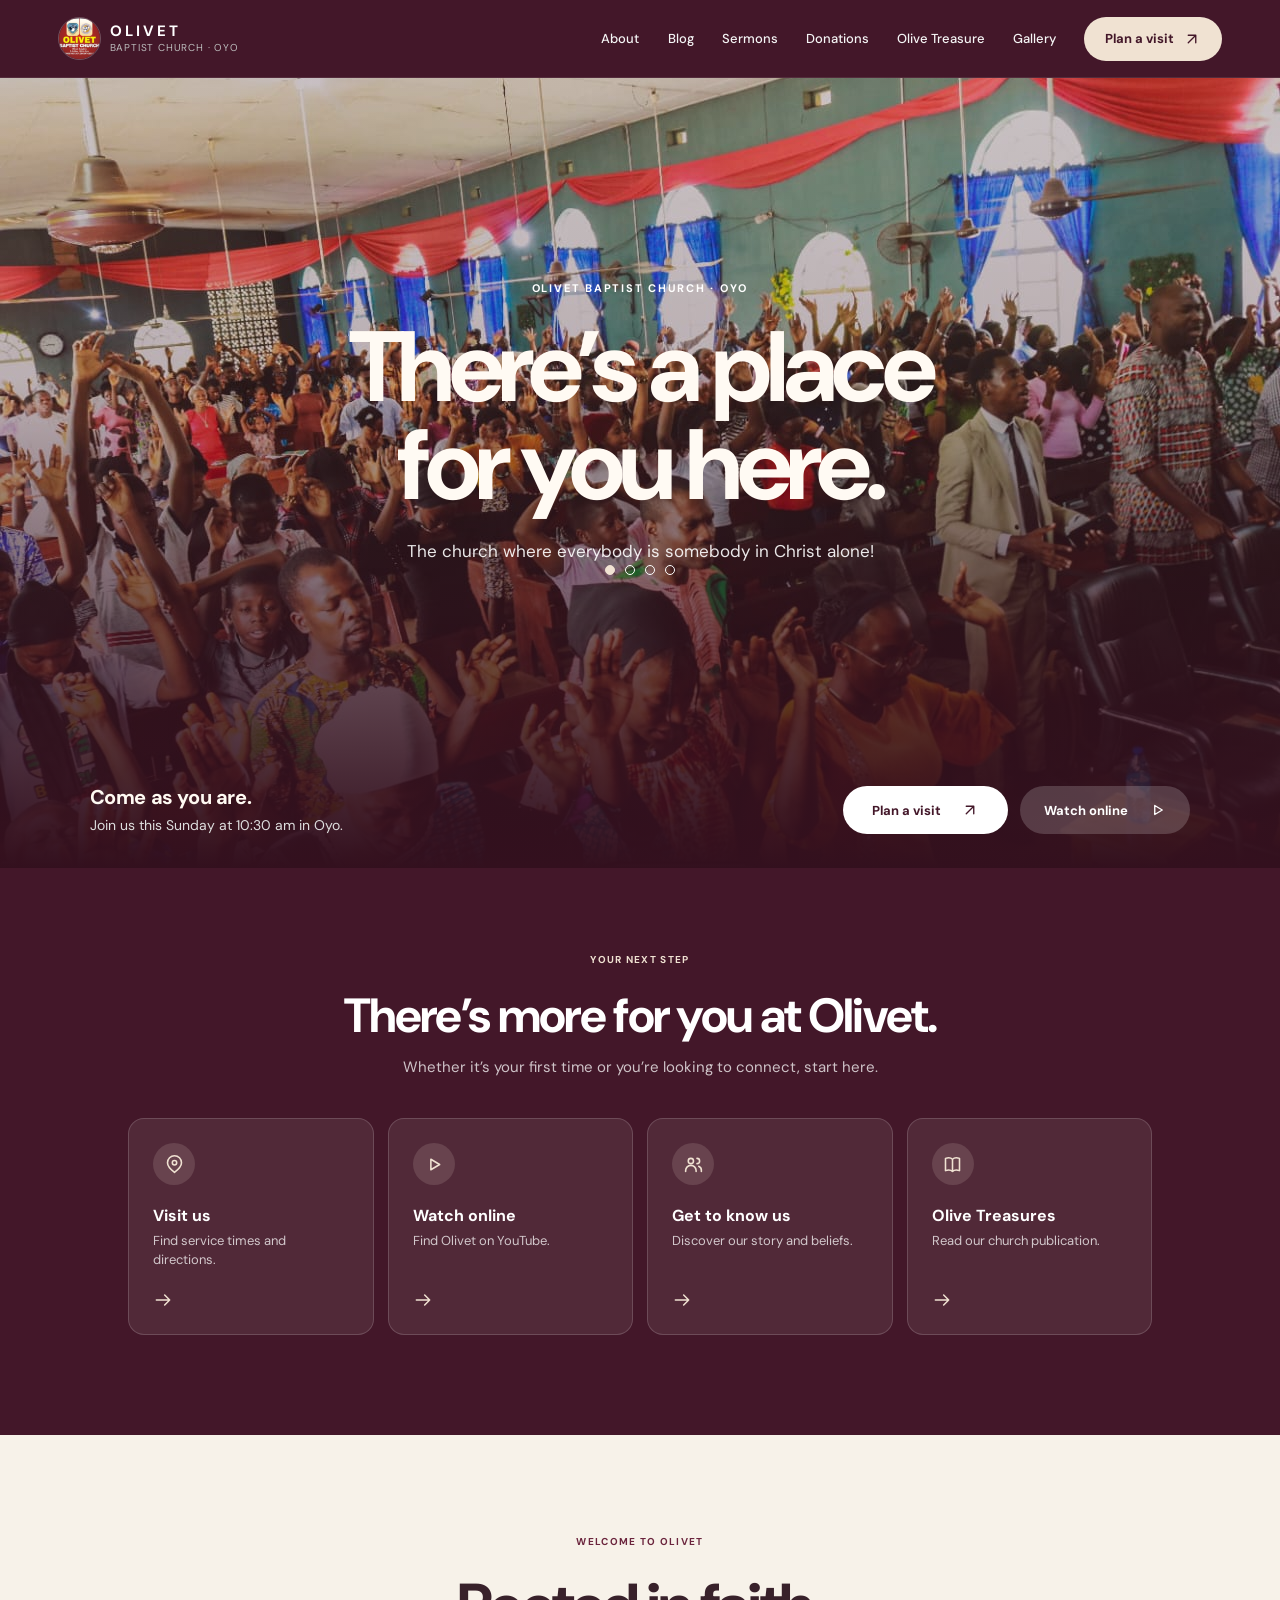
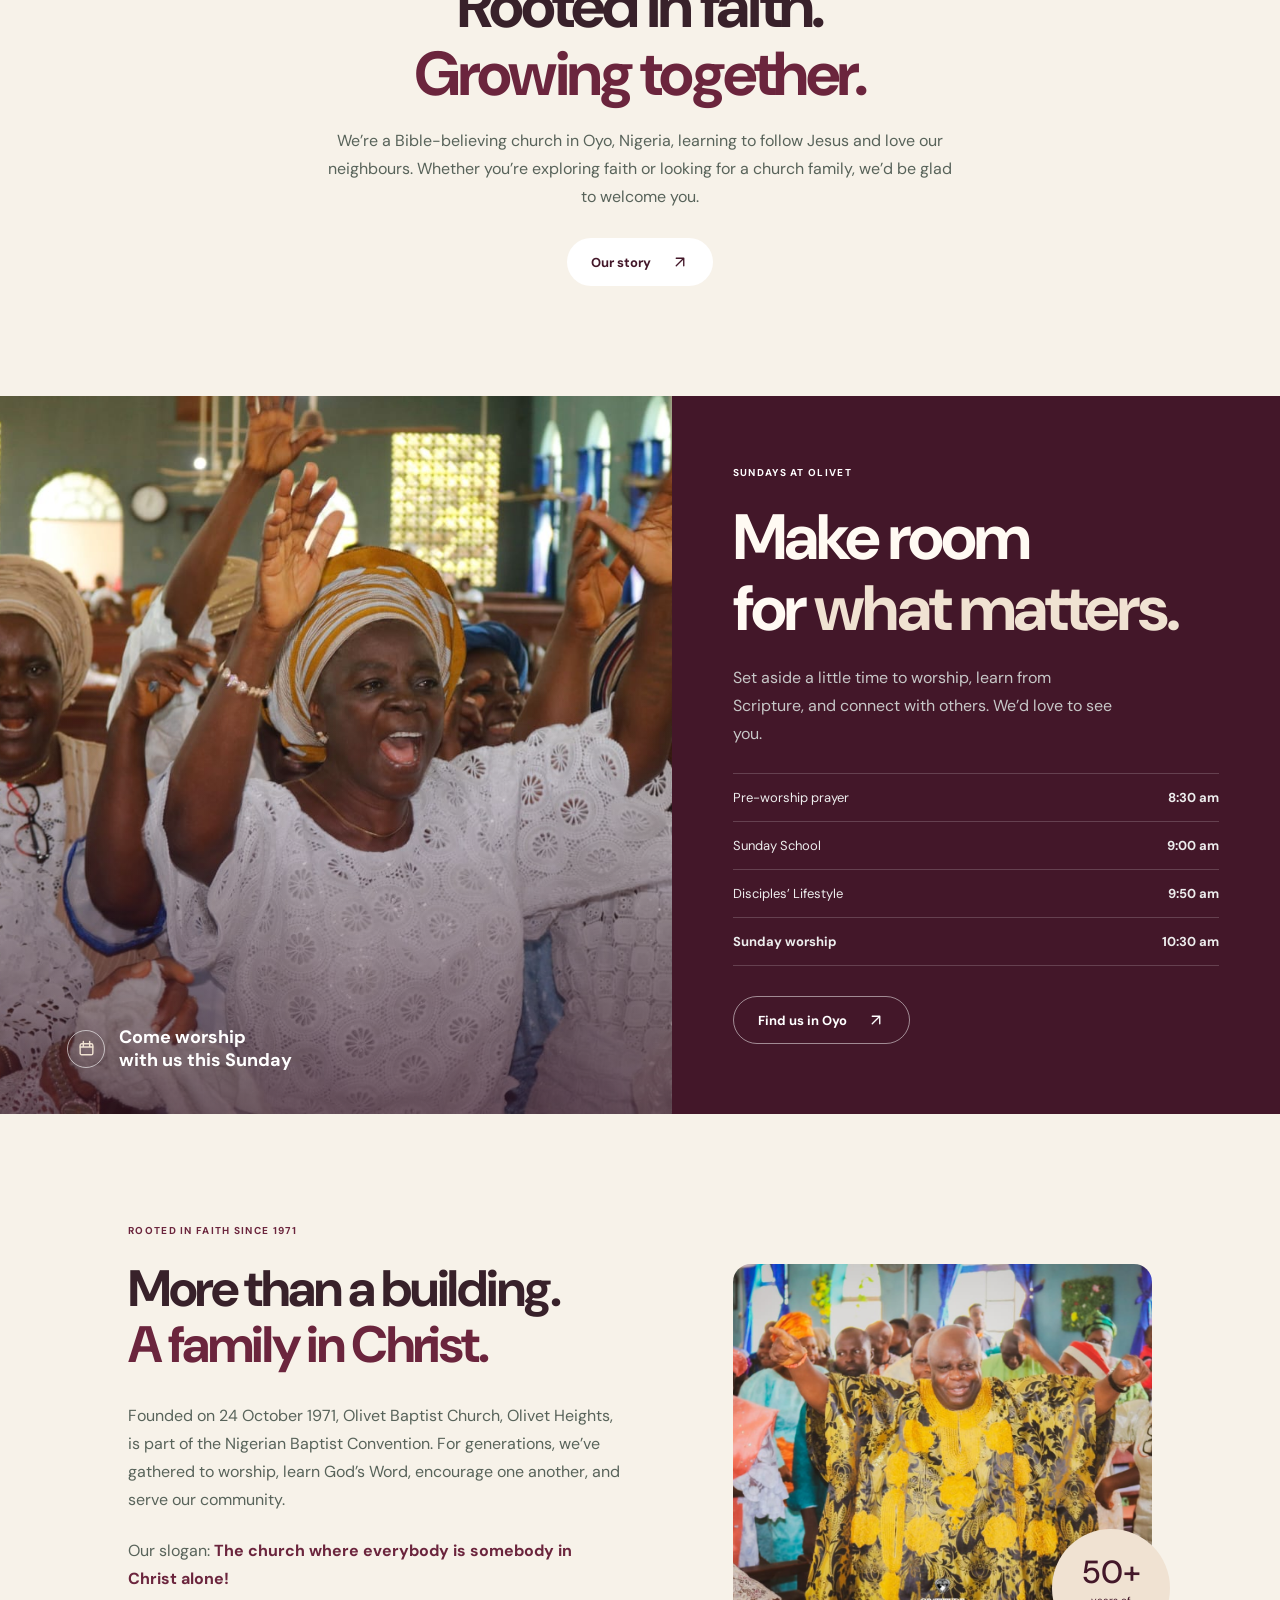
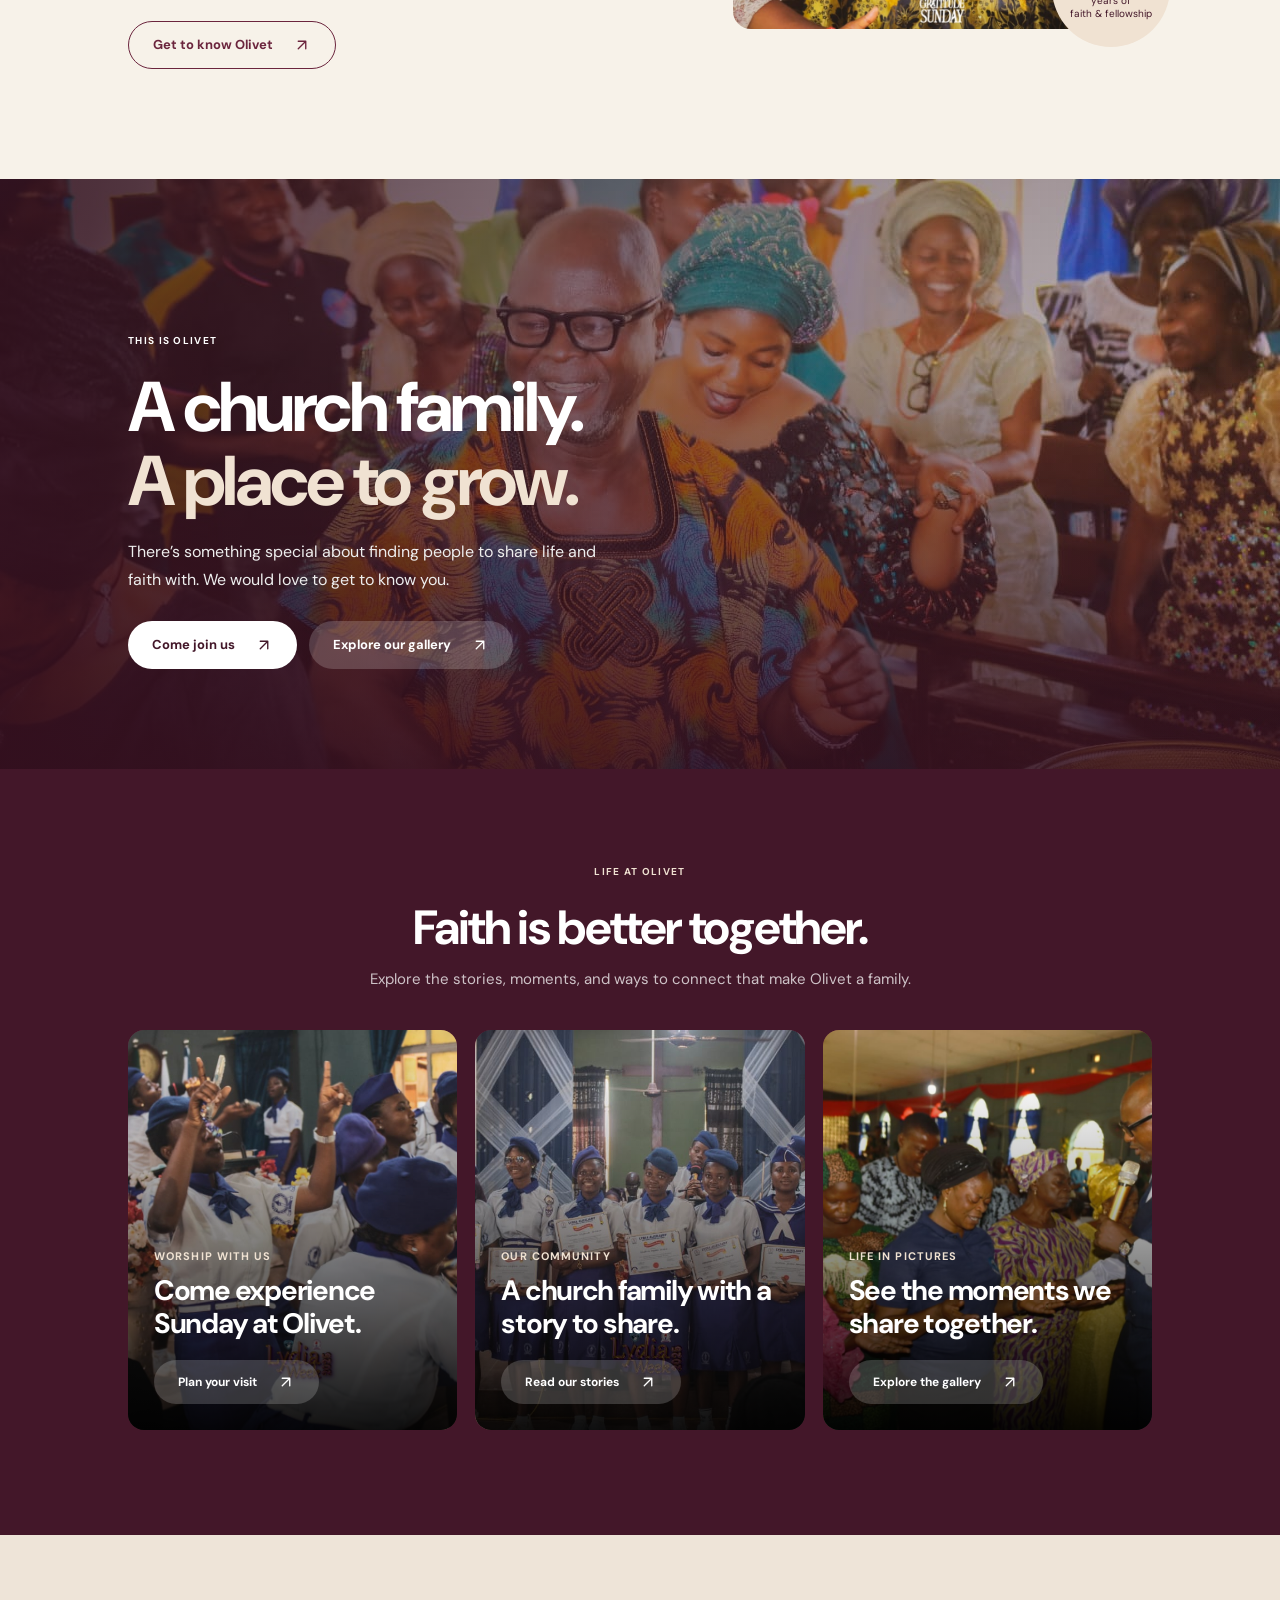
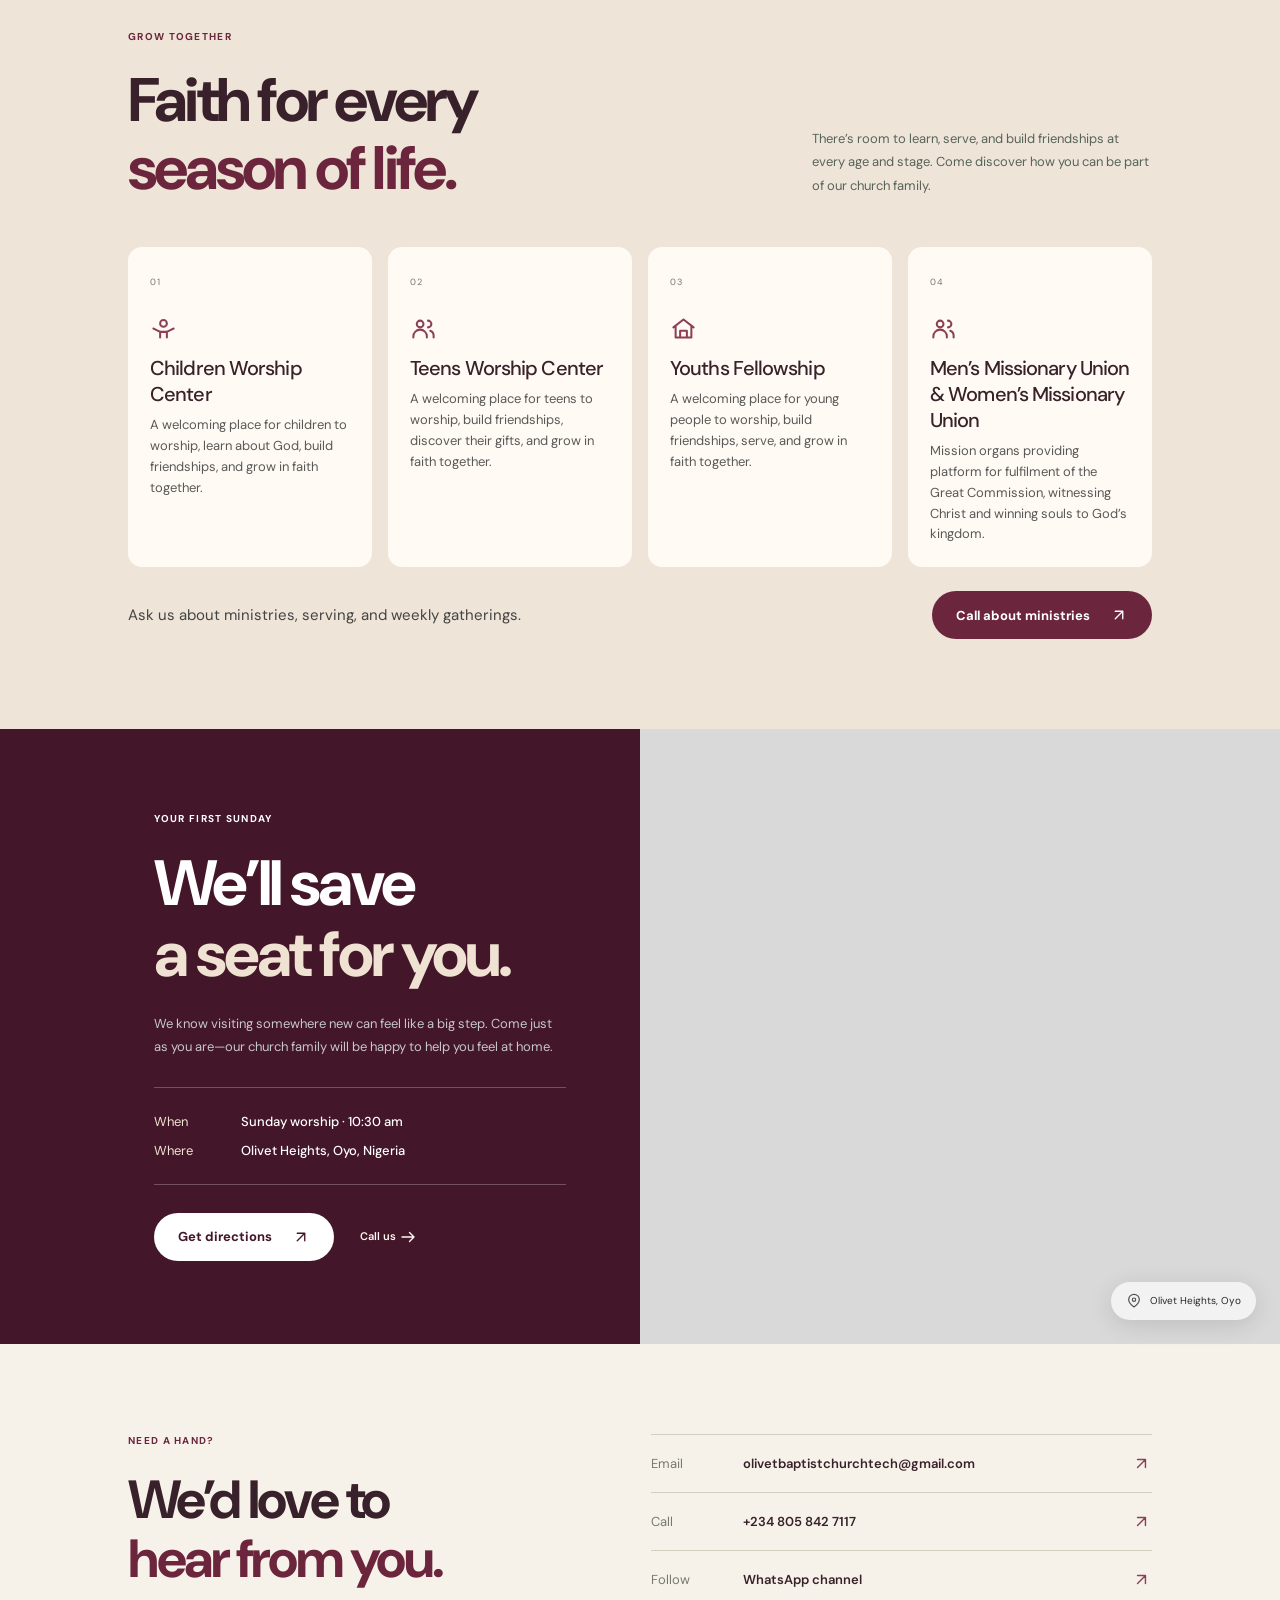
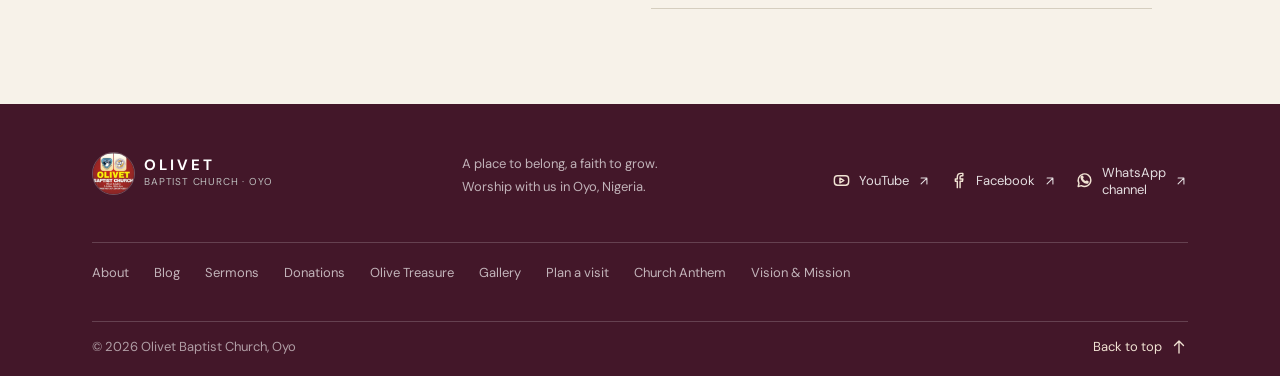
<file: index.html>
<!doctype html>
<html lang="en">
  <head>
    <meta charset="utf-8">
    <meta name="viewport" content="width=device-width, initial-scale=1">
    <meta name="theme-color" content="#431729">
    <meta name="description" content="A place to belong and a faith to grow. Join Olivet Baptist Church, Oyo, for worship, fellowship, and the hope of Jesus Christ.">
    <title>Olivet Baptist Church | Oyo</title>
    <link rel="preconnect" href="https://fonts.googleapis.com">
    <link rel="preconnect" href="https://fonts.gstatic.com" crossorigin>
    <link href="https://fonts.googleapis.com/css2?family=DM+Sans:wght@400;500;600;700&display=swap" rel="stylesheet">
    <link rel="stylesheet" href="styles.css">
    <script src="script.js" defer></script>
  </head>
  <body>
    <a class="skip-link" href="#main">Skip to content</a>
    <div class="topline">
      <p>Olivet Heights, Oyo, Nigeria</p>
      <a href="https://www.youtube.com/@olivetbaptistchurchoyo" target="_blank" rel="noreferrer">Watch us on YouTube <svg class="icon icon-arrow-up-right" viewBox="0 0 24 24" fill="none" stroke="currentColor" stroke-width="1.8" stroke-linecap="round" stroke-linejoin="round" aria-hidden="true" focusable="false"><path d="M7 17 17 7M7 7h10v10"/></svg></a>
    </div>

    <header class="site-header">
      <a class="brand" href="index.html" aria-label="Olivet Baptist Church home">
        <img class="brand-logo" src="assets/cropped-Olivetlogo.jpeg" alt="">
        <span class="brand-name"><strong>OLIVET</strong><small>BAPTIST CHURCH · OYO</small></span>
      </a>

      <button class="menu-toggle" type="button" aria-expanded="false" aria-controls="primary-navigation">
        <span class="menu-toggle-label">Menu</span>
        <span class="menu-icon" aria-hidden="true"><svg class="icon icon-menu" viewBox="0 0 24 24" fill="none" stroke="currentColor" stroke-width="1.8" stroke-linecap="round" stroke-linejoin="round" aria-hidden="true" focusable="false"><path d="M4 8h16M4 16h16"/></svg><svg class="icon icon-close" viewBox="0 0 24 24" fill="none" stroke="currentColor" stroke-width="1.8" stroke-linecap="round" stroke-linejoin="round" aria-hidden="true" focusable="false"><path d="m6 6 12 12M18 6 6 18"/></svg></span>
      </button>

      <nav class="navigation" id="primary-navigation" aria-label="Main navigation">
        <a href="about.html">About</a>
        <a href="blog.html">Blog</a>
        <a href="sermons.html">Sermons</a>
        <a href="donations.html">Donations</a>
        <a href="olive-treasure.html">Olive Treasure</a>
        <a href="gallery.html">Gallery</a>
        <a class="nav-visit" href="visit.html">Plan a visit <svg class="icon icon-arrow-up-right" viewBox="0 0 24 24" fill="none" stroke="currentColor" stroke-width="1.8" stroke-linecap="round" stroke-linejoin="round" aria-hidden="true" focusable="false"><path d="M7 17 17 7M7 7h10v10"/></svg></a>
      </nav>
    </header>

    <main id="main">
      <section class="hero" id="home" aria-labelledby="hero-title">
        <img class="hero-image is-active" src="assets/IMG-20260530-WA0041.jpg" alt="The congregation gathered in worship at Olivet Baptist Church" fetchpriority="high">
        <img class="hero-image" src="assets/IMG-20260530-WA0027-2.jpg" alt="Olivet Baptist Church members worshipping together" loading="lazy" aria-hidden="true">
        <img class="hero-image" src="assets/IMG-20260530-WA0043.jpg" alt="Church members sharing a joyful moment together" loading="lazy" aria-hidden="true">
        <img class="hero-image" src="assets/IMG-20260530-WA0036.jpg" alt="Members of Olivet Baptist Church gathered in fellowship" loading="lazy" aria-hidden="true">
        <div class="hero-shade"></div>
        <div class="hero-content">
          <p class="hero-kicker">Olivet Baptist Church · Oyo</p>
          <h1 id="hero-title">There’s a place<br>for you here.</h1>
          <p class="hero-copy">The church where everybody is somebody in Christ alone!</p>
          <div class="hero-carousel-controls" role="group" aria-label="Featured photos">
            <button type="button" class="hero-slide-button" data-hero-slide="0" aria-label="Show photo 1 of 4" aria-pressed="true"></button>
            <button type="button" class="hero-slide-button" data-hero-slide="1" aria-label="Show photo 2 of 4" aria-pressed="false"></button>
            <button type="button" class="hero-slide-button" data-hero-slide="2" aria-label="Show photo 3 of 4" aria-pressed="false"></button>
            <button type="button" class="hero-slide-button" data-hero-slide="3" aria-label="Show photo 4 of 4" aria-pressed="false"></button>
          </div>
        </div>
        <div class="hero-bottom">
          <div class="hero-bottom-copy"><strong>Come as you are.</strong><span>Join us this Sunday at 10:30 am in Oyo.</span></div>
          <div class="hero-actions">
            <a class="button button-light" href="visit.html">Plan a visit <svg class="icon icon-arrow-up-right" viewBox="0 0 24 24" fill="none" stroke="currentColor" stroke-width="1.8" stroke-linecap="round" stroke-linejoin="round" aria-hidden="true" focusable="false"><path d="M7 17 17 7M7 7h10v10"/></svg></a>
            <a class="button button-glass" href="sermons.html">Watch online <svg class="icon icon-play" viewBox="0 0 24 24" fill="none" stroke="currentColor" stroke-width="1.8" stroke-linecap="round" stroke-linejoin="round" aria-hidden="true" focusable="false"><path d="m9 6 10 6-10 6z"/></svg></a>
          </div>
        </div>
      </section>

      <section class="next-steps section-wrap" aria-labelledby="next-steps-title">
        <div class="next-steps-heading">
          <p class="eyebrow"><span></span> Your next step</p>
          <h2 id="next-steps-title">There’s more for you at Olivet.</h2>
          <p>Whether it’s your first time or you’re looking to connect, start here.</p>
        </div>
        <div class="next-steps-grid">
          <a class="step-card" href="visit.html">
            <span class="step-icon" aria-hidden="true"><svg class="icon icon-pin" viewBox="0 0 24 24" fill="none" stroke="currentColor" stroke-width="1.8" stroke-linecap="round" stroke-linejoin="round" aria-hidden="true" focusable="false"><path d="M20 10c0 5-8 11-8 11S4 15 4 10a8 8 0 1 1 16 0Z"/><circle cx="12" cy="10" r="2.5"/></svg></span>
            <span><strong>Visit us</strong><small>Find service times and directions.</small></span>
            <svg class="icon icon-arrow-right step-arrow" viewBox="0 0 24 24" fill="none" stroke="currentColor" stroke-width="1.8" stroke-linecap="round" stroke-linejoin="round" aria-hidden="true" focusable="false"><path d="M4 12h16M14 6l6 6-6 6"/></svg>
          </a>
          <a class="step-card" href="sermons.html">
            <span class="step-icon" aria-hidden="true"><svg class="icon icon-play" viewBox="0 0 24 24" fill="none" stroke="currentColor" stroke-width="1.8" stroke-linecap="round" stroke-linejoin="round" aria-hidden="true" focusable="false"><path d="m9 6 10 6-10 6z"/></svg></span>
            <span><strong>Watch online</strong><small>Find Olivet on YouTube.</small></span>
            <svg class="icon icon-arrow-right step-arrow" viewBox="0 0 24 24" fill="none" stroke="currentColor" stroke-width="1.8" stroke-linecap="round" stroke-linejoin="round" aria-hidden="true" focusable="false"><path d="M4 12h16M14 6l6 6-6 6"/></svg>
          </a>
          <a class="step-card" href="about.html">
            <span class="step-icon" aria-hidden="true"><svg class="icon icon-users" viewBox="0 0 24 24" fill="none" stroke="currentColor" stroke-width="1.8" stroke-linecap="round" stroke-linejoin="round" aria-hidden="true" focusable="false"><circle cx="9" cy="8" r="3"/><path d="M3 20v-1a6 6 0 0 1 12 0v1M16 5a3 3 0 0 1 0 6m2 3a5 5 0 0 1 3 5v1"/></svg></span>
            <span><strong>Get to know us</strong><small>Discover our story and beliefs.</small></span>
            <svg class="icon icon-arrow-right step-arrow" viewBox="0 0 24 24" fill="none" stroke="currentColor" stroke-width="1.8" stroke-linecap="round" stroke-linejoin="round" aria-hidden="true" focusable="false"><path d="M4 12h16M14 6l6 6-6 6"/></svg>
          </a>
          <a class="step-card" href="olive-treasure.html">
            <span class="step-icon" aria-hidden="true"><svg class="icon icon-book" viewBox="0 0 24 24" fill="none" stroke="currentColor" stroke-width="1.8" stroke-linecap="round" stroke-linejoin="round" aria-hidden="true" focusable="false"><path d="M12 6c-2-2-5-2-8-1v14c3-1 6-1 8 1 2-2 5-2 8-1V5c-3-1-6-1-8 1Zm0 0v14"/></svg></span>
            <span><strong>Olive Treasures</strong><small>Read our church publication.</small></span>
            <svg class="icon icon-arrow-right step-arrow" viewBox="0 0 24 24" fill="none" stroke="currentColor" stroke-width="1.8" stroke-linecap="round" stroke-linejoin="round" aria-hidden="true" focusable="false"><path d="M4 12h16M14 6l6 6-6 6"/></svg>
          </a>
        </div>
      </section>

      <section class="welcome section-wrap" id="welcome">
        <div class="welcome-intro">
          <p class="eyebrow"><span></span> Welcome to Olivet</p>
          <h2 id="welcome-title">Rooted in faith.<br><em>Growing together.</em></h2>
        </div>
        <div class="welcome-copy">
          <p>We’re a Bible-believing church in Oyo, Nigeria, learning to follow Jesus and love our neighbours. Whether you’re exploring faith or looking for a church family, we’d be glad to welcome you.</p>
          <a class="button button-light" href="about.html">Our story <svg class="icon icon-arrow-up-right" viewBox="0 0 24 24" fill="none" stroke="currentColor" stroke-width="1.8" stroke-linecap="round" stroke-linejoin="round" aria-hidden="true" focusable="false"><path d="M7 17 17 7M7 7h10v10"/></svg></a>
        </div>
      </section>

      <section class="gather-section" id="gather">
        <div class="gather-photo">
          <img src="assets/IMG-20260530-WA0027-2.jpg" alt="Church members worshipping together" loading="lazy">
          <div class="photo-note"><span class="note-icon" aria-hidden="true"><svg class="icon icon-calendar" viewBox="0 0 24 24" fill="none" stroke="currentColor" stroke-width="1.8" stroke-linecap="round" stroke-linejoin="round" aria-hidden="true" focusable="false"><rect x="4" y="6" width="16" height="14" rx="2"/><path d="M8 3v6m8-6v6M4 10h16"/></svg></span><span>Come worship<br>with us this Sunday</span></div>
        </div>
        <div class="gather-panel">
          <p class="eyebrow eyebrow-light"><span></span> Sundays at Olivet</p>
          <h2>Make room<br>for <em>what matters.</em></h2>
          <p class="gather-description">Set aside a little time to worship, learn from Scripture, and connect with others. We’d love to see you.</p>
          <div class="schedule-list">
            <div class="schedule-row"><span>Pre-worship prayer</span><time>8:30 am</time></div>
            <div class="schedule-row"><span>Sunday School</span><time>9:00 am</time></div>
            <div class="schedule-row"><span>Disciples’ Lifestyle</span><time>9:50 am</time></div>
            <div class="schedule-row schedule-highlight"><span>Sunday worship</span><time>10:30 am</time></div>
          </div>
          <a class="button button-outline" href="visit.html">Find us in Oyo <svg class="icon icon-arrow-up-right" viewBox="0 0 24 24" fill="none" stroke="currentColor" stroke-width="1.8" stroke-linecap="round" stroke-linejoin="round" aria-hidden="true" focusable="false"><path d="M7 17 17 7M7 7h10v10"/></svg></a>
        </div>
      </section>

      <section class="about section-wrap" id="about">
        <div class="about-copy">
          <p class="eyebrow"><span></span> Rooted in faith since 1971</p>
          <h2>More than a building.<br><em>A family in Christ.</em></h2>
          <p>Founded on 24 October 1971, Olivet Baptist Church, Olivet Heights, is part of the Nigerian Baptist Convention. For generations, we’ve gathered to worship, learn God’s Word, encourage one another, and serve our community.</p>
          <p>Our slogan: <strong>The church where everybody is somebody in Christ alone!</strong></p>
          <a class="button button-outline" href="about.html">Get to know Olivet <svg class="icon icon-arrow-up-right" viewBox="0 0 24 24" fill="none" stroke="currentColor" stroke-width="1.8" stroke-linecap="round" stroke-linejoin="round" aria-hidden="true" focusable="false"><path d="M7 17 17 7M7 7h10v10"/></svg></a>
        </div>
        <div class="about-image-wrap">
          <img src="assets/IMG-20260530-WA0036.jpg" alt="Members of Olivet Baptist Church worshipping together" loading="lazy">
          <div class="since-badge"><strong>50+</strong><span>years of<br>faith &amp; fellowship</span></div>
        </div>
      </section>

      <section class="community-feature" aria-labelledby="community-feature-title">
        <div class="community-feature-image">
          <img src="assets/IMG-20260530-WA0043.jpg" alt="Church members sharing a joyful moment together" loading="lazy">
        </div>
        <div class="community-feature-content">
          <p class="eyebrow eyebrow-light"><span></span> This is Olivet</p>
          <h2 id="community-feature-title">A church family.<br><em>A place to grow.</em></h2>
          <p>There’s something special about finding people to share life and faith with. We would love to get to know you.</p>
          <div class="community-feature-actions">
            <a class="button button-light" href="visit.html">Come join us <svg class="icon icon-arrow-up-right" viewBox="0 0 24 24" fill="none" stroke="currentColor" stroke-width="1.8" stroke-linecap="round" stroke-linejoin="round" aria-hidden="true" focusable="false"><path d="M7 17 17 7M7 7h10v10"/></svg></a>
            <a class="button button-glass" href="gallery.html">Explore our gallery <svg class="icon icon-arrow-up-right" viewBox="0 0 24 24" fill="none" stroke="currentColor" stroke-width="1.8" stroke-linecap="round" stroke-linejoin="round" aria-hidden="true" focusable="false"><path d="M7 17 17 7M7 7h10v10"/></svg></a>
          </div>
        </div>
      </section>

      <section class="discover section-wrap" aria-labelledby="discover-title">
        <div class="discover-heading">
          <p class="eyebrow"><span></span> Life at Olivet</p>
          <h2 id="discover-title">Faith is better together.</h2>
          <p>Explore the stories, moments, and ways to connect that make Olivet a family.</p>
        </div>
        <div class="discover-grid">
          <article class="discover-card">
            <img src="assets/IMG-20260530-WA0029.jpg" alt="" loading="lazy">
            <div class="discover-card-content"><span>Worship with us</span><h3>Come experience Sunday at Olivet.</h3><a class="button button-glass" href="visit.html">Plan your visit <svg class="icon icon-arrow-up-right" viewBox="0 0 24 24" fill="none" stroke="currentColor" stroke-width="1.8" stroke-linecap="round" stroke-linejoin="round" aria-hidden="true" focusable="false"><path d="M7 17 17 7M7 7h10v10"/></svg></a></div>
          </article>
          <article class="discover-card">
            <img src="assets/IMG-20260530-WA0044-1.jpg" alt="" loading="lazy">
            <div class="discover-card-content"><span>Our community</span><h3>A church family with a story to share.</h3><a class="button button-glass" href="blog.html">Read our stories <svg class="icon icon-arrow-up-right" viewBox="0 0 24 24" fill="none" stroke="currentColor" stroke-width="1.8" stroke-linecap="round" stroke-linejoin="round" aria-hidden="true" focusable="false"><path d="M7 17 17 7M7 7h10v10"/></svg></a></div>
          </article>
          <article class="discover-card">
            <img src="assets/IMG-20260530-WA0030.jpg" alt="" loading="lazy">
            <div class="discover-card-content"><span>Life in pictures</span><h3>See the moments we share together.</h3><a class="button button-glass" href="gallery.html">Explore the gallery <svg class="icon icon-arrow-up-right" viewBox="0 0 24 24" fill="none" stroke="currentColor" stroke-width="1.8" stroke-linecap="round" stroke-linejoin="round" aria-hidden="true" focusable="false"><path d="M7 17 17 7M7 7h10v10"/></svg></a></div>
          </article>
        </div>
      </section>

      <section class="ministries-section" id="ministries">
        <div class="section-wrap ministries-inner">
          <div class="ministries-heading">
            <div>
              <p class="eyebrow"><span></span> Grow together</p>
              <h2>Faith for every<br><em>season of life.</em></h2>
            </div>
            <p>There’s room to learn, serve, and build friendships at every age and stage. Come discover how you can be part of our church family.</p>
          </div>
          <div class="ministry-grid">
            <article class="ministry-card"><span class="card-number">01</span><span class="card-symbol" aria-hidden="true"><svg class="icon icon-children" viewBox="0 0 24 24" fill="none" stroke="currentColor" stroke-width="1.8" stroke-linecap="round" stroke-linejoin="round" aria-hidden="true" focusable="false"><circle cx="12" cy="7.5" r="3"/><path d="M5 13l4 2v5m10-7-4 2v5M9 15h6M3 12l2 1m16-1-2 1"/></svg></span><h3>Children Worship Center</h3><p>A welcoming place for children to worship, learn about God, build friendships, and grow in faith together.</p></article>
            <article class="ministry-card"><span class="card-number">02</span><span class="card-symbol" aria-hidden="true"><svg class="icon icon-users" viewBox="0 0 24 24" fill="none" stroke="currentColor" stroke-width="1.8" stroke-linecap="round" stroke-linejoin="round" aria-hidden="true" focusable="false"><circle cx="9" cy="8" r="3"/><path d="M3 20v-1a6 6 0 0 1 12 0v1M16 5a3 3 0 0 1 0 6m2 3a5 5 0 0 1 3 5v1"/></svg></span><h3>Teens Worship Center</h3><p>A welcoming place for teens to worship, build friendships, discover their gifts, and grow in faith together.</p></article>
            <article class="ministry-card"><span class="card-number">03</span><span class="card-symbol" aria-hidden="true"><svg class="icon icon-home" viewBox="0 0 24 24" fill="none" stroke="currentColor" stroke-width="1.8" stroke-linecap="round" stroke-linejoin="round" aria-hidden="true" focusable="false"><path d="m3 11 9-7 9 7M5 10v10h14V10M9 20v-6h6v6"/></svg></span><h3>Youths Fellowship</h3><p>A welcoming place for young people to worship, build friendships, serve, and grow in faith together.</p></article>
            <article class="ministry-card"><span class="card-number">04</span><span class="card-symbol" aria-hidden="true"><svg class="icon icon-users" viewBox="0 0 24 24" fill="none" stroke="currentColor" stroke-width="1.8" stroke-linecap="round" stroke-linejoin="round" aria-hidden="true" focusable="false"><circle cx="9" cy="8" r="3"/><path d="M3 20v-1a6 6 0 0 1 12 0v1M16 5a3 3 0 0 1 0 6m2 3a5 5 0 0 1 3 5v1"/></svg></span><h3>Men’s Missionary Union &amp; Women’s Missionary Union</h3><p>Mission organs providing platform for fulfilment of the Great Commission, witnessing Christ and winning souls to God’s kingdom.</p></article>
          </div>
          <div class="ministry-inquiry"><p class="ministry-footnote">Ask us about ministries, serving, and weekly gatherings.</p><a class="button button-dark" href="tel:+2348058427117">Call about ministries <svg class="icon icon-arrow-up-right" viewBox="0 0 24 24" fill="none" stroke="currentColor" stroke-width="1.8" stroke-linecap="round" stroke-linejoin="round" aria-hidden="true" focusable="false"><path d="M7 17 17 7M7 7h10v10"/></svg></a></div>
        </div>
      </section>

      <section class="visit-section" id="visit">
        <div class="visit-content">
          <p class="eyebrow eyebrow-light"><span></span> Your first Sunday</p>
          <h2>We’ll save<br><em>a seat for you.</em></h2>
          <p>We know visiting somewhere new can feel like a big step. Come just as you are—our church family will be happy to help you feel at home.</p>
          <div class="visit-details">
            <div><span class="detail-label">When</span><strong>Sunday worship · 10:30 am</strong></div>
            <div><span class="detail-label">Where</span><strong>Olivet Heights, Oyo, Nigeria</strong></div>
          </div>
          <div class="visit-actions">
            <a class="button button-light" href="https://www.google.com/maps/dir/?api=1&destination=7.8212125%2C3.9216406" target="_blank" rel="noreferrer">Get directions <svg class="icon icon-arrow-up-right" viewBox="0 0 24 24" fill="none" stroke="currentColor" stroke-width="1.8" stroke-linecap="round" stroke-linejoin="round" aria-hidden="true" focusable="false"><path d="M7 17 17 7M7 7h10v10"/></svg></a>
            <a class="text-link text-link-light" href="tel:+2348058427117">Call us <svg class="icon icon-arrow-right" viewBox="0 0 24 24" fill="none" stroke="currentColor" stroke-width="1.8" stroke-linecap="round" stroke-linejoin="round" aria-hidden="true" focusable="false"><path d="M4 12h16M14 6l6 6-6 6"/></svg></a>
          </div>
        </div>
        <div class="visit-map">
          <iframe title="Map showing Olivet Baptist Church in Oyo, Nigeria" src="https://maps.google.com/maps?q=7.8212125%2C3.9216406&t=&z=15&ie=UTF8&iwloc=&output=embed" loading="lazy" referrerpolicy="no-referrer-when-downgrade"></iframe>
          <span class="map-label"><svg class="icon icon-pin" viewBox="0 0 24 24" fill="none" stroke="currentColor" stroke-width="1.8" stroke-linecap="round" stroke-linejoin="round" aria-hidden="true" focusable="false"><path d="M20 10c0 5-8 11-8 11S4 15 4 10a8 8 0 1 1 16 0Z"/><circle cx="12" cy="10" r="2.5"/></svg> Olivet Heights, Oyo</span>
        </div>
      </section>

      <section class="contact-strip section-wrap">
        <div><p class="eyebrow"><span></span> Need a hand?</p><h2>We’d love to<br><em>hear from you.</em></h2></div>
        <div class="contact-options">
          <a href="mailto:olivetbaptistchurchtech@gmail.com"><span class="contact-label">Email</span><strong>olivetbaptistchurchtech@gmail.com</strong><svg class="icon icon-arrow-up-right contact-arrow" viewBox="0 0 24 24" fill="none" stroke="currentColor" stroke-width="1.8" stroke-linecap="round" stroke-linejoin="round" aria-hidden="true" focusable="false"><path d="M7 17 17 7M7 7h10v10"/></svg></a>
          <a href="tel:+2348058427117"><span class="contact-label">Call</span><strong>+234 805 842 7117</strong><svg class="icon icon-arrow-up-right contact-arrow" viewBox="0 0 24 24" fill="none" stroke="currentColor" stroke-width="1.8" stroke-linecap="round" stroke-linejoin="round" aria-hidden="true" focusable="false"><path d="M7 17 17 7M7 7h10v10"/></svg></a>
          <a href="https://whatsapp.com/channel/0029Vb96XgZEquiRtHZphS29" target="_blank" rel="noreferrer"><span class="contact-label">Follow</span><strong>WhatsApp channel</strong><svg class="icon icon-arrow-up-right contact-arrow" viewBox="0 0 24 24" fill="none" stroke="currentColor" stroke-width="1.8" stroke-linecap="round" stroke-linejoin="round" aria-hidden="true" focusable="false"><path d="M7 17 17 7M7 7h10v10"/></svg></a>
        </div>
      </section>
    </main>

    <footer class="site-footer">
      <div class="footer-main">
        <a class="brand brand-footer" href="index.html" aria-label="Olivet Baptist Church home">
          <img class="brand-logo" src="assets/cropped-Olivetlogo.jpeg" alt="">
          <span class="brand-name"><strong>OLIVET</strong><small>BAPTIST CHURCH · OYO</small></span>
        </a>
        <p>A place to belong, a faith to grow.<br>Worship with us in Oyo, Nigeria.</p>
        <div class="footer-socials" aria-label="Social media">
          <a href="https://www.youtube.com/@olivetbaptistchurchoyo" target="_blank" rel="noreferrer"><svg class="icon icon-youtube social-icon" viewBox="0 0 24 24" fill="none" stroke="currentColor" stroke-width="1.8" stroke-linecap="round" stroke-linejoin="round" aria-hidden="true" focusable="false"><rect x="3" y="6" width="18" height="12" rx="4"/><path d="m10 9 5 3-5 3z"/></svg><span>YouTube</span> <svg class="icon icon-arrow-up-right" viewBox="0 0 24 24" fill="none" stroke="currentColor" stroke-width="1.8" stroke-linecap="round" stroke-linejoin="round" aria-hidden="true" focusable="false"><path d="M7 17 17 7M7 7h10v10"/></svg></a>
          <a href="https://www.facebook.com/share/p/1FdBsMkZnK/" target="_blank" rel="noreferrer"><svg class="icon icon-facebook social-icon" viewBox="0 0 24 24" fill="none" stroke="currentColor" stroke-width="1.8" stroke-linecap="round" stroke-linejoin="round" aria-hidden="true" focusable="false"><path d="M14 21v-8h3l.5-3H14V8c0-1 .5-2 2-2h1.5V3H15c-3 0-4.5 1.8-4.5 4.6V10H8v3h2.5v8"/></svg><span>Facebook</span> <svg class="icon icon-arrow-up-right" viewBox="0 0 24 24" fill="none" stroke="currentColor" stroke-width="1.8" stroke-linecap="round" stroke-linejoin="round" aria-hidden="true" focusable="false"><path d="M7 17 17 7M7 7h10v10"/></svg></a>
          <a href="https://whatsapp.com/channel/0029Vb96XgZEquiRtHZphS29" target="_blank" rel="noreferrer"><svg class="icon icon-whatsapp social-icon" viewBox="0 0 24 24" fill="none" stroke="currentColor" stroke-width="1.8" stroke-linecap="round" stroke-linejoin="round" aria-hidden="true" focusable="false"><path d="M20 11.5a8 8 0 0 1-12 7l-4 1 1-4a8 8 0 1 1 15-4Z"/><path d="M9 8.5c.3 2.5 2.2 4.4 4.7 5.3l1.3-1 1.5.8c.1.8-.6 1.6-1.6 1.6-3.6-.4-6.7-3.5-7.1-7.1 0-.9.7-1.6 1.5-1.6l.8 1.5Z"/></svg><span>WhatsApp channel</span> <svg class="icon icon-arrow-up-right" viewBox="0 0 24 24" fill="none" stroke="currentColor" stroke-width="1.8" stroke-linecap="round" stroke-linejoin="round" aria-hidden="true" focusable="false"><path d="M7 17 17 7M7 7h10v10"/></svg></a>
        </div>
        <nav class="footer-pages" aria-label="Pages">
          <a href="about.html">About</a><a href="blog.html">Blog</a><a href="sermons.html">Sermons</a><a href="donations.html">Donations</a><a href="olive-treasure.html">Olive Treasure</a><a href="gallery.html">Gallery</a><a href="visit.html">Plan a visit</a>
        <a href="about.html#church-anthem">Church Anthem</a><a href="about.html#vision-mission">Vision &amp; Mission</a></nav>
      </div>
      <div class="footer-bottom"><span>© <span id="current-year">2026</span> Olivet Baptist Church, Oyo</span><a href="#home">Back to top <svg class="icon icon-arrow-up" viewBox="0 0 24 24" fill="none" stroke="currentColor" stroke-width="1.8" stroke-linecap="round" stroke-linejoin="round" aria-hidden="true" focusable="false"><path d="M12 20V4m-6 6 6-6 6 6"/></svg></a></div>
    </footer>
  </body>
</html>
</file>
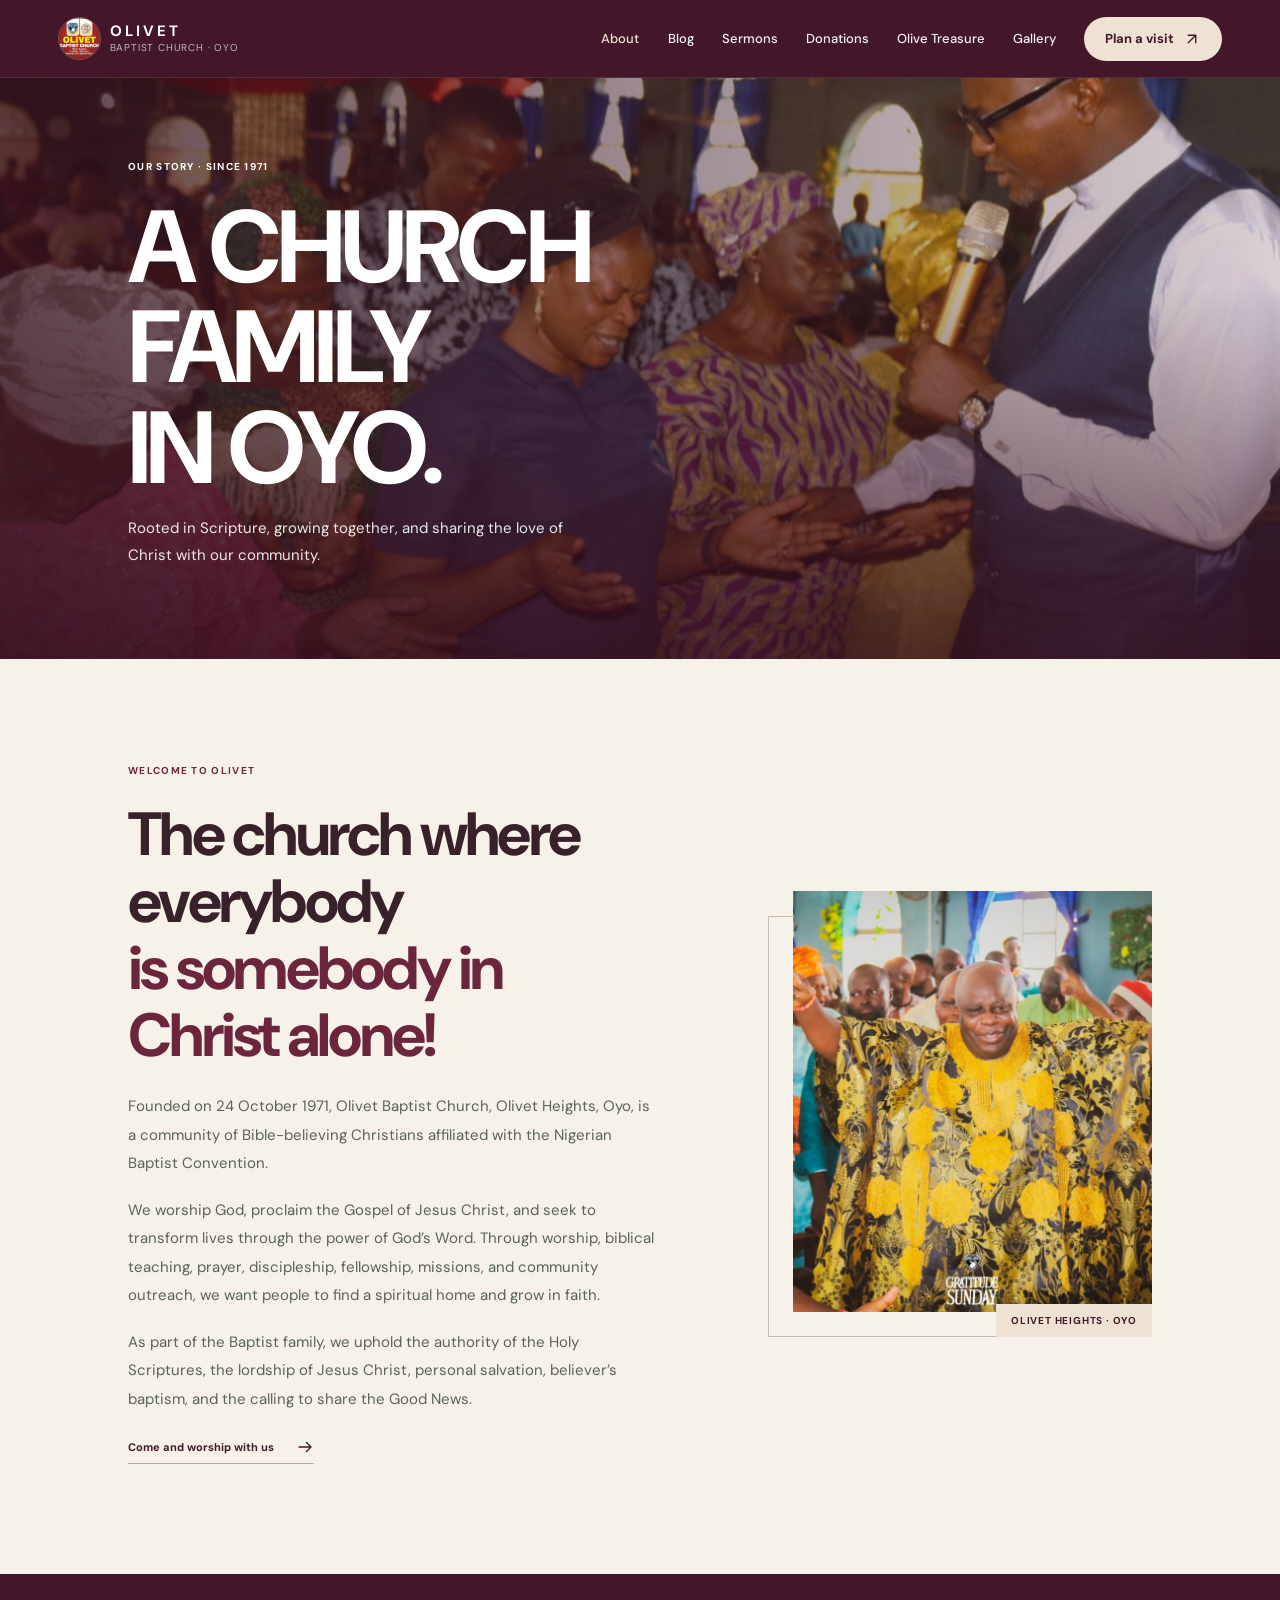
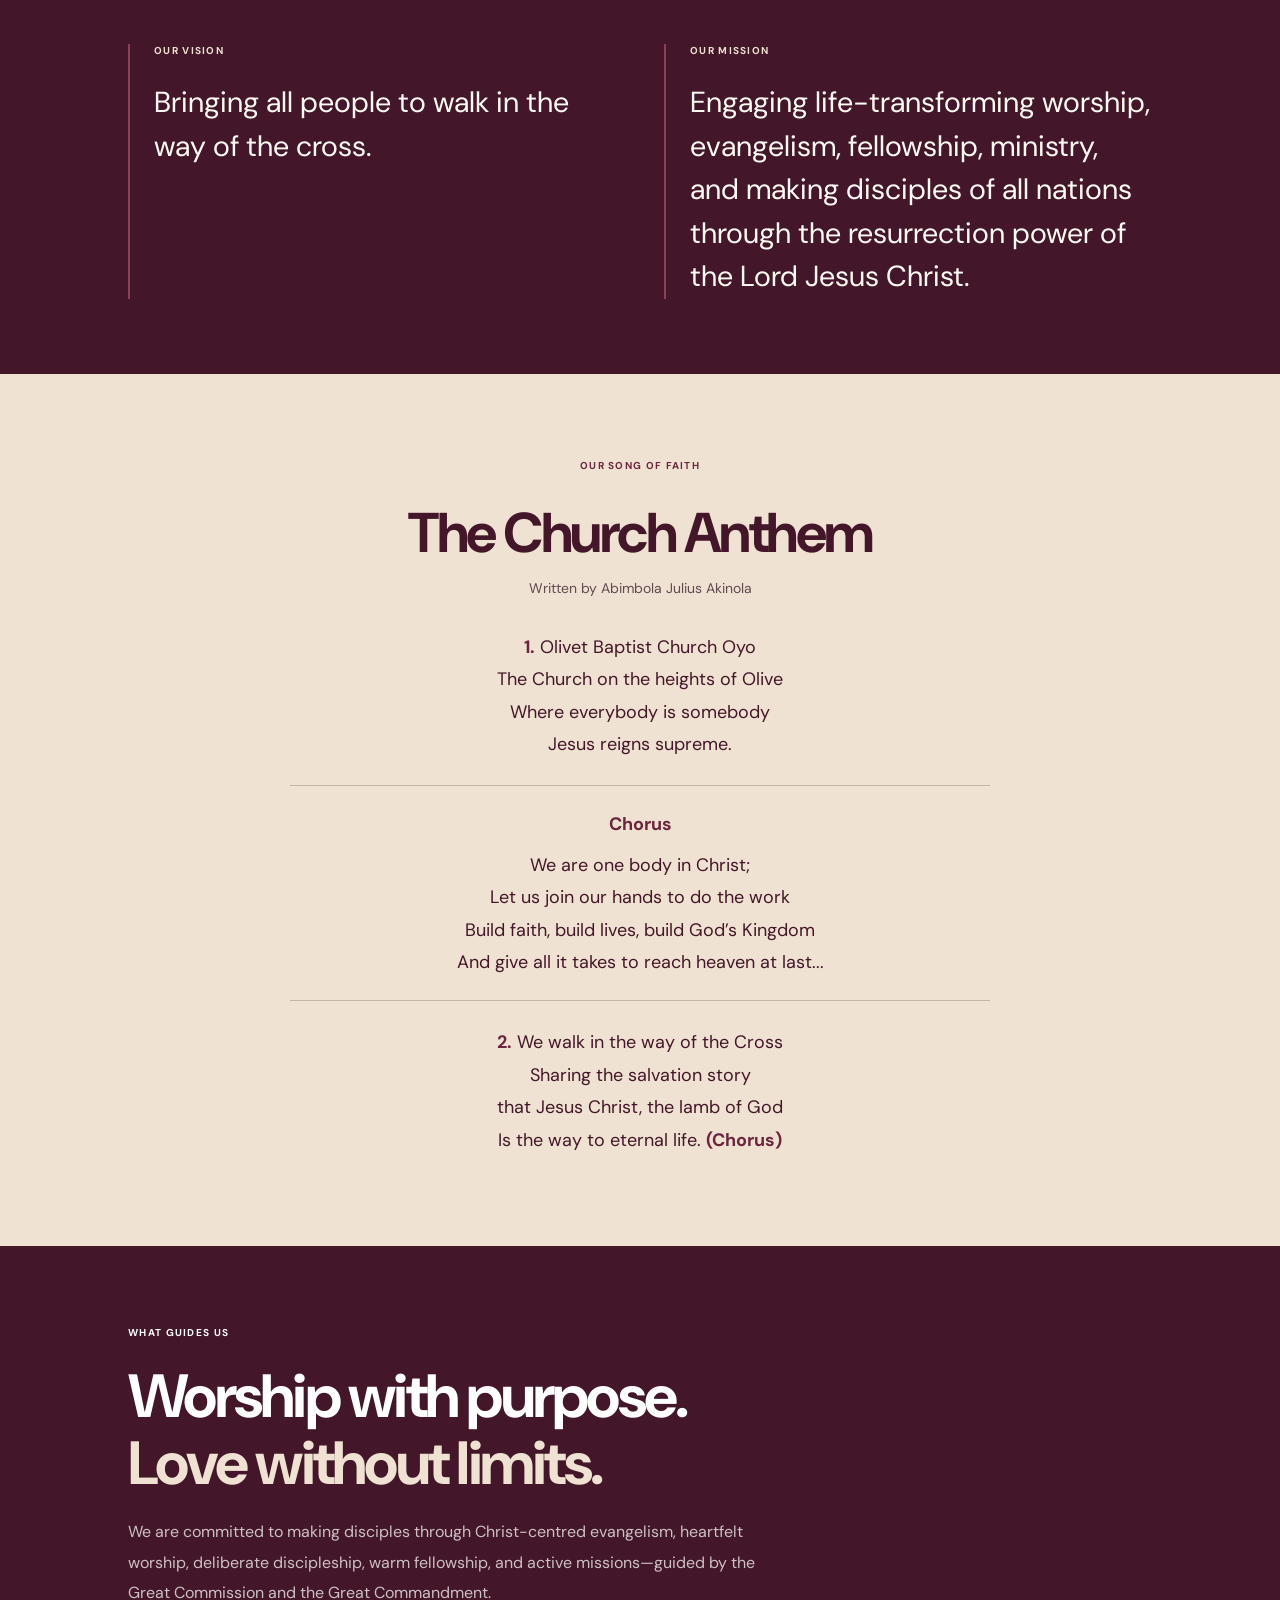
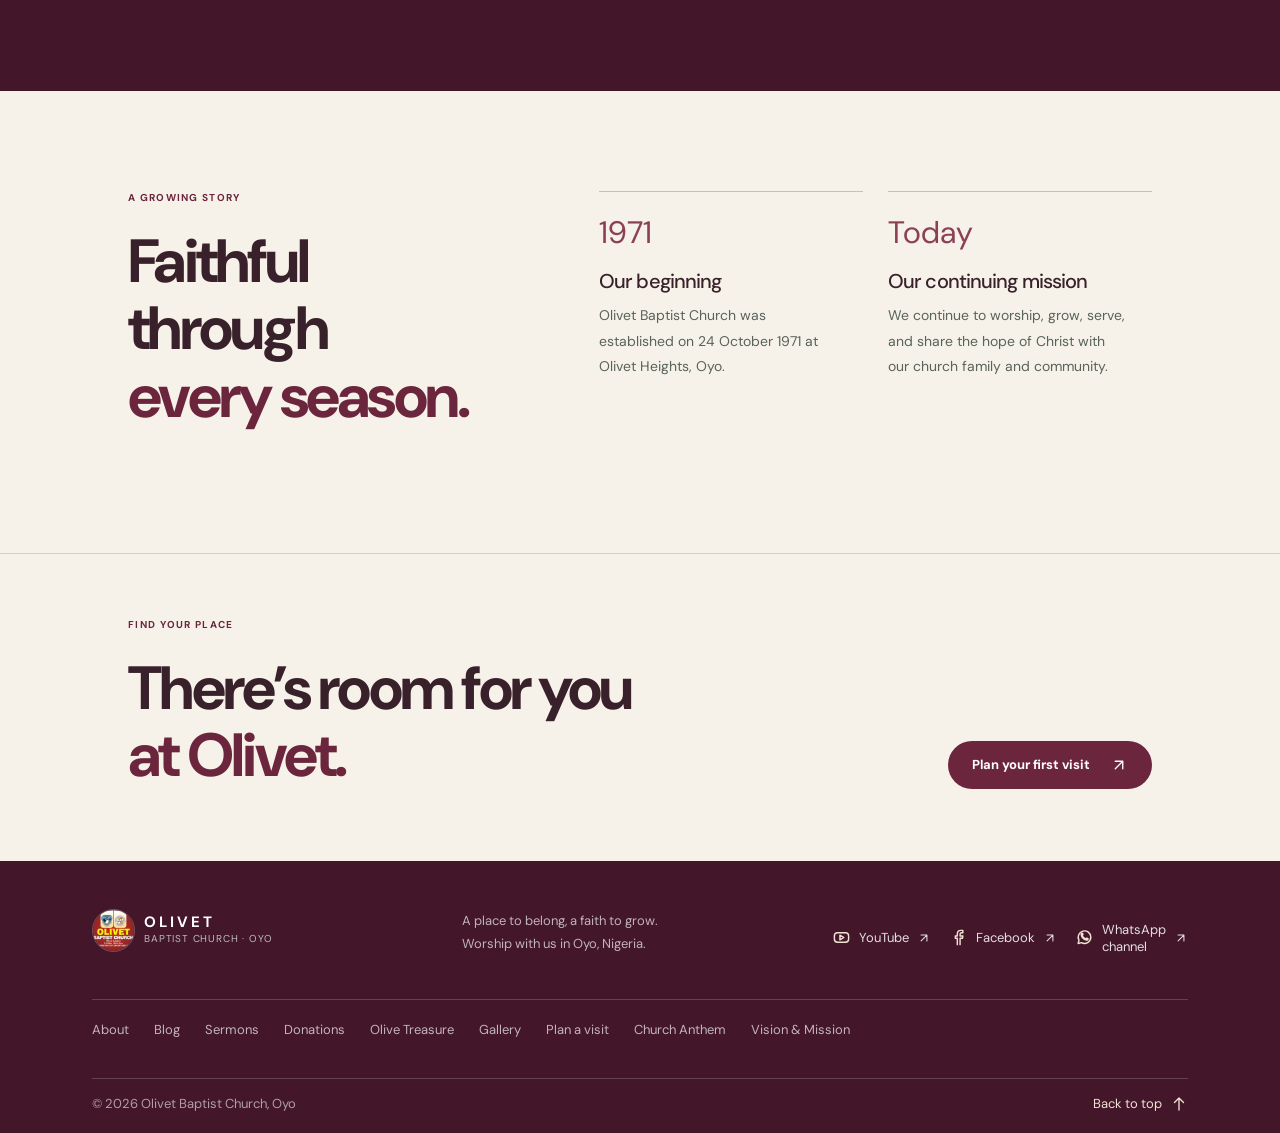
<file: about.html>
<!doctype html>
<html lang="en">
  <head>
    <meta charset="utf-8">
    <meta name="viewport" content="width=device-width, initial-scale=1">
    <meta name="theme-color" content="#431729">
    <meta name="description" content="Learn about Olivet Baptist Church, founded in Oyo in 1971 and affiliated with the Nigerian Baptist Convention.">
    <title>About Olivet | Olivet Baptist Church</title>
    <link rel="preconnect" href="https://fonts.googleapis.com">
    <link rel="preconnect" href="https://fonts.gstatic.com" crossorigin>
    <link href="https://fonts.googleapis.com/css2?family=DM+Sans:wght@400;500;600;700&display=swap" rel="stylesheet">
    <link rel="stylesheet" href="styles.css">
    <script src="script.js" defer></script>
  </head>
  <body>
    <a class="skip-link" href="#main">Skip to content</a>
    <div class="topline"><p>Olivet Heights, Oyo, Nigeria</p><a href="https://www.youtube.com/@olivetbaptistchurchoyo" target="_blank" rel="noreferrer">Watch us on YouTube <svg class="icon icon-arrow-up-right" viewBox="0 0 24 24" fill="none" stroke="currentColor" stroke-width="1.8" stroke-linecap="round" stroke-linejoin="round" aria-hidden="true" focusable="false"><path d="M7 17 17 7M7 7h10v10"/></svg></a></div>
    <header class="site-header">
      <a class="brand" href="index.html" aria-label="Olivet Baptist Church home"><img class="brand-logo" src="assets/cropped-Olivetlogo.jpeg" alt=""><span class="brand-name"><strong>OLIVET</strong><small>BAPTIST CHURCH · OYO</small></span></a>
      <button class="menu-toggle" type="button" aria-expanded="false" aria-controls="primary-navigation"><span class="menu-toggle-label">Menu</span><span class="menu-icon" aria-hidden="true"><svg class="icon icon-menu" viewBox="0 0 24 24" fill="none" stroke="currentColor" stroke-width="1.8" stroke-linecap="round" stroke-linejoin="round" aria-hidden="true" focusable="false"><path d="M4 8h16M4 16h16"/></svg><svg class="icon icon-close" viewBox="0 0 24 24" fill="none" stroke="currentColor" stroke-width="1.8" stroke-linecap="round" stroke-linejoin="round" aria-hidden="true" focusable="false"><path d="m6 6 12 12M18 6 6 18"/></svg></span></button>
      <nav class="navigation" id="primary-navigation" aria-label="Main navigation"><a href="about.html" aria-current="page">About</a><a href="blog.html">Blog</a><a href="sermons.html">Sermons</a><a href="donations.html">Donations</a><a href="olive-treasure.html">Olive Treasure</a><a href="gallery.html">Gallery</a><a class="nav-visit" href="visit.html">Plan a visit <svg class="icon icon-arrow-up-right" viewBox="0 0 24 24" fill="none" stroke="currentColor" stroke-width="1.8" stroke-linecap="round" stroke-linejoin="round" aria-hidden="true" focusable="false"><path d="M7 17 17 7M7 7h10v10"/></svg></a></nav>
    </header>
    <main id="main">
      <section class="page-hero page-hero-about">
        <div class="page-hero-content"><p class="eyebrow eyebrow-light"><span></span> Our story · Since 1971</p><h1>A church family<br>in <em>Oyo.</em></h1><p>Rooted in Scripture, growing together, and sharing the love of Christ with our community.</p></div>
      </section>
      <section class="story-section section-wrap">
        <div class="story-copy">
          <p class="eyebrow"><span></span> Welcome to Olivet</p>
          <h2>The church where everybody<br><em>is somebody in Christ alone!</em></h2>
          <p>Founded on 24 October 1971, Olivet Baptist Church, Olivet Heights, Oyo, is a community of Bible-believing Christians affiliated with the Nigerian Baptist Convention.</p>
          <p>We worship God, proclaim the Gospel of Jesus Christ, and seek to transform lives through the power of God’s Word. Through worship, biblical teaching, prayer, discipleship, fellowship, missions, and community outreach, we want people to find a spiritual home and grow in faith.</p>
          <p>As part of the Baptist family, we uphold the authority of the Holy Scriptures, the lordship of Jesus Christ, personal salvation, believer’s baptism, and the calling to share the Good News.</p>
          <a class="underlined-link" href="visit.html">Come and worship with us <svg class="icon icon-arrow-right" viewBox="0 0 24 24" fill="none" stroke="currentColor" stroke-width="1.8" stroke-linecap="round" stroke-linejoin="round" aria-hidden="true" focusable="false"><path d="M4 12h16M14 6l6 6-6 6"/></svg></a>
        </div>
        <div class="story-photo"><img src="assets/IMG-20260530-WA0036.jpg" alt="Members of Olivet Baptist Church worshipping together" loading="lazy"><span class="story-photo-caption">Olivet Heights · Oyo</span></div>
      </section>
      <section class="vision-mission-section section-wrap" id="vision-mission" aria-label="Our vision and mission">
        <article class="vision-mission-card">
          <p class="eyebrow"><span></span> Our Vision</p>
          <p>Bringing all people to walk in the way of the cross.</p>
        </article>
        <article class="vision-mission-card">
          <p class="eyebrow"><span></span> Our Mission</p>
          <p>Engaging life-transforming worship, evangelism, fellowship, ministry, and making disciples of all nations through the resurrection power of the Lord Jesus Christ.</p>
        </article>
      </section>
      <section class="anthem-section section-wrap" id="church-anthem" aria-labelledby="church-anthem-title">
        <div class="anthem-inner">
          <p class="eyebrow"><span></span> Our song of faith</p>
          <h2 id="church-anthem-title">The Church Anthem</h2>
          <p class="anthem-author">Written by Abimbola Julius Akinola</p>
          <div class="anthem-lyrics">
            <p class="anthem-verse"><strong>1.</strong> Olivet Baptist Church Oyo<br>The Church on the heights of Olive<br>Where everybody is somebody<br>Jesus reigns supreme.</p>
            <div class="anthem-chorus"><strong>Chorus</strong><p>We are one body in Christ;<br>Let us join our hands to do the work<br>Build faith, build lives, build God’s Kingdom<br>And give all it takes to reach heaven at last...</p></div>
            <p class="anthem-verse"><strong>2.</strong> We walk in the way of the Cross<br>Sharing the salvation story<br>that Jesus Christ, the lamb of God<br>Is the way to eternal life. <span class="anthem-repeat">(Chorus)</span></p>
          </div>
        </div>
      </section>
      <section class="belief-band">
        <div class="section-wrap belief-inner"><p class="eyebrow eyebrow-light"><span></span> What guides us</p><h2>Worship with purpose.<br><em>Love without limits.</em></h2><p>We are committed to making disciples through Christ-centred evangelism, heartfelt worship, deliberate discipleship, warm fellowship, and active missions—guided by the Great Commission and the Great Commandment.</p></div>
      </section>
      <section class="history-section section-wrap">
        <div><p class="eyebrow"><span></span> A growing story</p><h2>Faithful through<br><em>every season.</em></h2></div>
        <div class="history-details"><article><span class="history-year">1971</span><h3>Our beginning</h3><p>Olivet Baptist Church was established on 24 October 1971 at Olivet Heights, Oyo.</p></article><article><span class="history-year">Today</span><h3>Our continuing mission</h3><p>We continue to worship, grow, serve, and share the hope of Christ with our church family and community.</p></article></div>
      </section>
      <section class="section-wrap ministry-cta"><div><p class="eyebrow"><span></span> Find your place</p><h2>There’s room for you<br><em>at Olivet.</em></h2></div><a class="button button-dark" href="visit.html">Plan your first visit <svg class="icon icon-arrow-up-right" viewBox="0 0 24 24" fill="none" stroke="currentColor" stroke-width="1.8" stroke-linecap="round" stroke-linejoin="round" aria-hidden="true" focusable="false"><path d="M7 17 17 7M7 7h10v10"/></svg></a></section>
    </main>
    <footer class="site-footer">
      <div class="footer-main"><a class="brand brand-footer" href="index.html" aria-label="Olivet Baptist Church home"><img class="brand-logo" src="assets/cropped-Olivetlogo.jpeg" alt=""><span class="brand-name"><strong>OLIVET</strong><small>BAPTIST CHURCH · OYO</small></span></a><p>A place to belong, a faith to grow.<br>Worship with us in Oyo, Nigeria.</p><div class="footer-socials" aria-label="Social media"><a href="https://www.youtube.com/@olivetbaptistchurchoyo" target="_blank" rel="noreferrer"><svg class="icon icon-youtube social-icon" viewBox="0 0 24 24" fill="none" stroke="currentColor" stroke-width="1.8" stroke-linecap="round" stroke-linejoin="round" aria-hidden="true" focusable="false"><rect x="3" y="6" width="18" height="12" rx="4"/><path d="m10 9 5 3-5 3z"/></svg><span>YouTube</span> <svg class="icon icon-arrow-up-right" viewBox="0 0 24 24" fill="none" stroke="currentColor" stroke-width="1.8" stroke-linecap="round" stroke-linejoin="round" aria-hidden="true" focusable="false"><path d="M7 17 17 7M7 7h10v10"/></svg></a><a href="https://www.facebook.com/share/p/1FdBsMkZnK/" target="_blank" rel="noreferrer"><svg class="icon icon-facebook social-icon" viewBox="0 0 24 24" fill="none" stroke="currentColor" stroke-width="1.8" stroke-linecap="round" stroke-linejoin="round" aria-hidden="true" focusable="false"><path d="M14 21v-8h3l.5-3H14V8c0-1 .5-2 2-2h1.5V3H15c-3 0-4.5 1.8-4.5 4.6V10H8v3h2.5v8"/></svg><span>Facebook</span> <svg class="icon icon-arrow-up-right" viewBox="0 0 24 24" fill="none" stroke="currentColor" stroke-width="1.8" stroke-linecap="round" stroke-linejoin="round" aria-hidden="true" focusable="false"><path d="M7 17 17 7M7 7h10v10"/></svg></a><a href="https://whatsapp.com/channel/0029Vb96XgZEquiRtHZphS29" target="_blank" rel="noreferrer"><svg class="icon icon-whatsapp social-icon" viewBox="0 0 24 24" fill="none" stroke="currentColor" stroke-width="1.8" stroke-linecap="round" stroke-linejoin="round" aria-hidden="true" focusable="false"><path d="M20 11.5a8 8 0 0 1-12 7l-4 1 1-4a8 8 0 1 1 15-4Z"/><path d="M9 8.5c.3 2.5 2.2 4.4 4.7 5.3l1.3-1 1.5.8c.1.8-.6 1.6-1.6 1.6-3.6-.4-6.7-3.5-7.1-7.1 0-.9.7-1.6 1.5-1.6l.8 1.5Z"/></svg><span>WhatsApp channel</span> <svg class="icon icon-arrow-up-right" viewBox="0 0 24 24" fill="none" stroke="currentColor" stroke-width="1.8" stroke-linecap="round" stroke-linejoin="round" aria-hidden="true" focusable="false"><path d="M7 17 17 7M7 7h10v10"/></svg></a></div><nav class="footer-pages" aria-label="Pages"><a href="about.html">About</a><a href="blog.html">Blog</a><a href="sermons.html">Sermons</a><a href="donations.html">Donations</a><a href="olive-treasure.html">Olive Treasure</a><a href="gallery.html">Gallery</a><a href="visit.html">Plan a visit</a><a href="about.html#church-anthem">Church Anthem</a><a href="about.html#vision-mission">Vision &amp; Mission</a></nav></div>
      <div class="footer-bottom"><span>© <span id="current-year">2026</span> Olivet Baptist Church, Oyo</span><a href="#">Back to top <svg class="icon icon-arrow-up" viewBox="0 0 24 24" fill="none" stroke="currentColor" stroke-width="1.8" stroke-linecap="round" stroke-linejoin="round" aria-hidden="true" focusable="false"><path d="M12 20V4m-6 6 6-6 6 6"/></svg></a></div>
    </footer>
  </body>
</html>
</file>
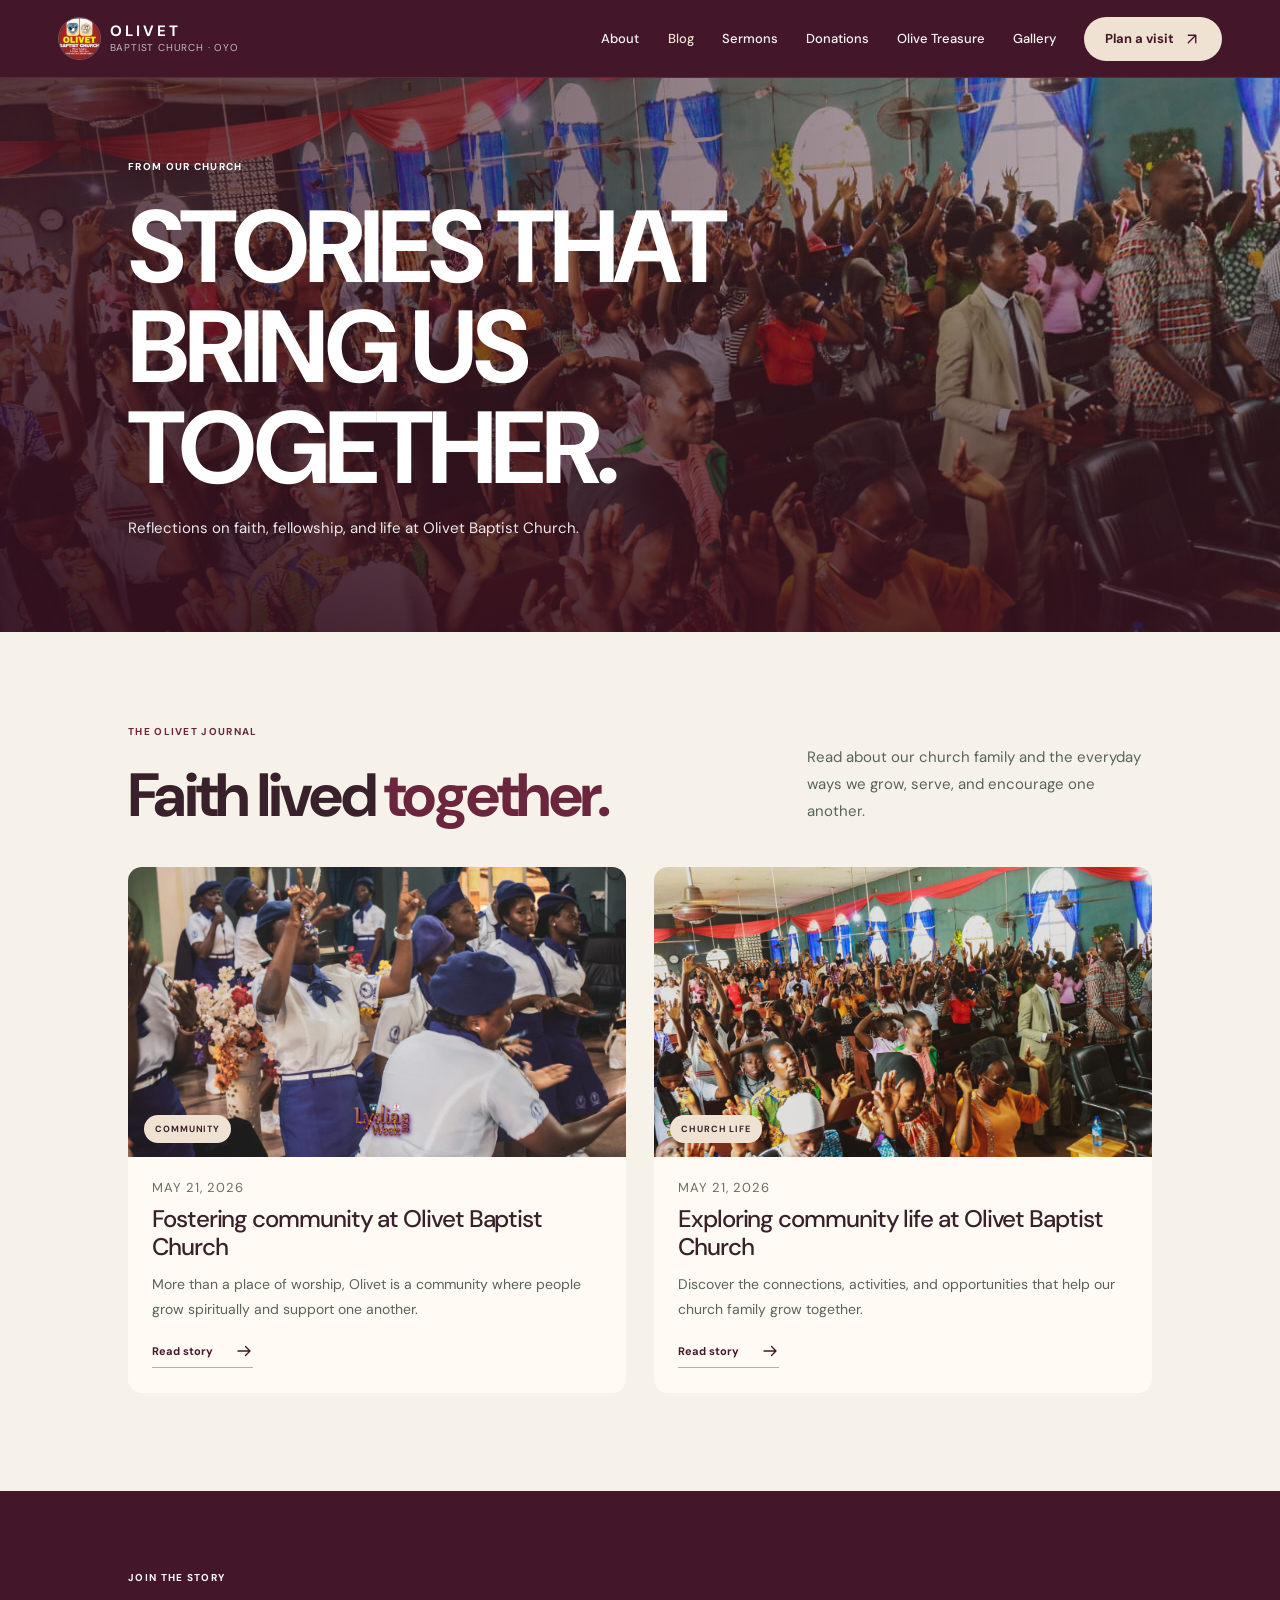
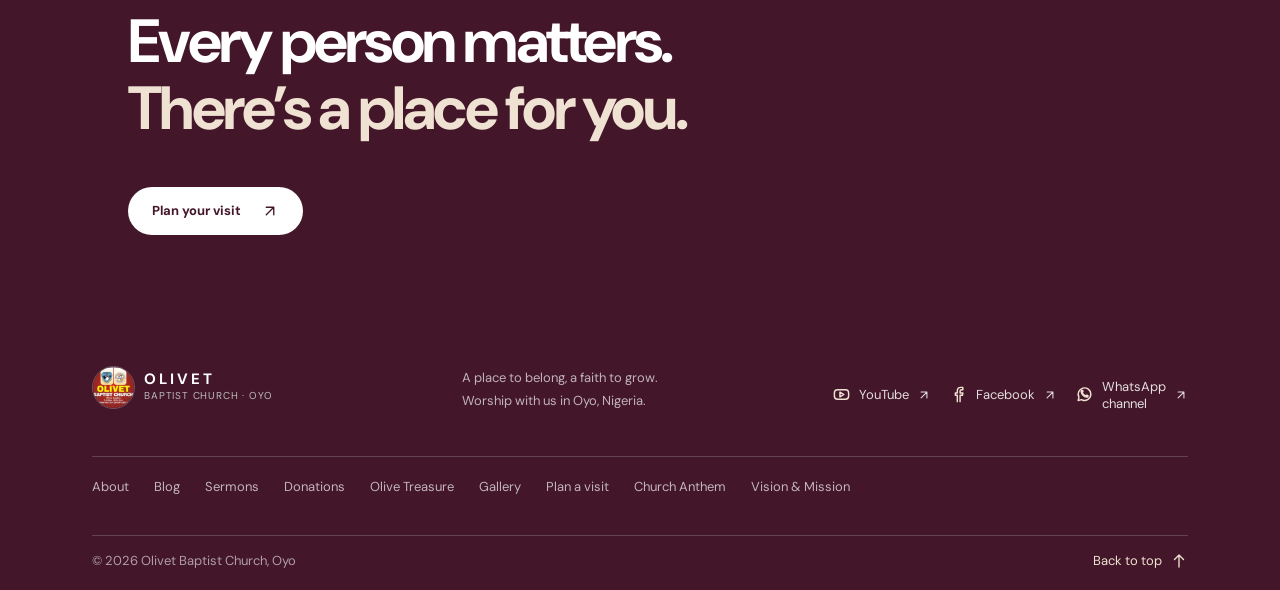
<file: blog.html>
<!doctype html>
<html lang="en">
  <head>
    <meta charset="utf-8">
    <meta name="viewport" content="width=device-width, initial-scale=1">
    <meta name="theme-color" content="#431729">
    <meta name="description" content="Stories, reflections, and community life from Olivet Baptist Church in Oyo.">
    <title>Stories &amp; Reflections | Olivet Baptist Church</title>
    <link rel="preconnect" href="https://fonts.googleapis.com">
    <link rel="preconnect" href="https://fonts.gstatic.com" crossorigin>
    <link href="https://fonts.googleapis.com/css2?family=DM+Sans:wght@400;500;600;700&display=swap" rel="stylesheet">
    <link rel="stylesheet" href="styles.css">
    <script src="script.js" defer></script>
  </head>
  <body>
    <a class="skip-link" href="#main">Skip to content</a>
    <div class="topline"><p>Olivet Heights, Oyo, Nigeria</p><a href="https://www.youtube.com/@olivetbaptistchurchoyo" target="_blank" rel="noreferrer">Watch us on YouTube <svg class="icon icon-arrow-up-right" viewBox="0 0 24 24" fill="none" stroke="currentColor" stroke-width="1.8" stroke-linecap="round" stroke-linejoin="round" aria-hidden="true" focusable="false"><path d="M7 17 17 7M7 7h10v10"/></svg></a></div>
    <header class="site-header">
      <a class="brand" href="index.html" aria-label="Olivet Baptist Church home"><img class="brand-logo" src="assets/cropped-Olivetlogo.jpeg" alt=""><span class="brand-name"><strong>OLIVET</strong><small>BAPTIST CHURCH · OYO</small></span></a>
      <button class="menu-toggle" type="button" aria-expanded="false" aria-controls="primary-navigation"><span class="menu-toggle-label">Menu</span><span class="menu-icon" aria-hidden="true"><svg class="icon icon-menu" viewBox="0 0 24 24" fill="none" stroke="currentColor" stroke-width="1.8" stroke-linecap="round" stroke-linejoin="round" aria-hidden="true" focusable="false"><path d="M4 8h16M4 16h16"/></svg><svg class="icon icon-close" viewBox="0 0 24 24" fill="none" stroke="currentColor" stroke-width="1.8" stroke-linecap="round" stroke-linejoin="round" aria-hidden="true" focusable="false"><path d="m6 6 12 12M18 6 6 18"/></svg></span></button>
      <nav class="navigation" id="primary-navigation" aria-label="Main navigation"><a href="about.html">About</a><a href="blog.html" aria-current="page">Blog</a><a href="sermons.html">Sermons</a><a href="donations.html">Donations</a><a href="olive-treasure.html">Olive Treasure</a><a href="gallery.html">Gallery</a><a class="nav-visit" href="visit.html">Plan a visit <svg class="icon icon-arrow-up-right" viewBox="0 0 24 24" fill="none" stroke="currentColor" stroke-width="1.8" stroke-linecap="round" stroke-linejoin="round" aria-hidden="true" focusable="false"><path d="M7 17 17 7M7 7h10v10"/></svg></a></nav>
    </header>
    <main id="main">
      <section class="page-hero page-hero-blog"><div class="page-hero-content"><p class="eyebrow eyebrow-light"><span></span> From our church</p><h1>Stories that<br><em>bring us together.</em></h1><p>Reflections on faith, fellowship, and life at Olivet Baptist Church.</p></div></section>
      <section class="section-wrap stories-list">
        <div class="section-heading-row"><div><p class="eyebrow"><span></span> The Olivet journal</p><h2>Faith lived <em>together.</em></h2></div><p>Read about our church family and the everyday ways we grow, serve, and encourage one another.</p></div>
        <div class="story-cards">
          <article class="story-card"><a class="story-card-image" href="fostering-community-at-olivet-baptist-church.html"><img src="assets/IMG-20260530-WA0029.jpg" alt="Church members gathered in worship" loading="lazy"><span>Community</span></a><div class="story-card-copy"><p class="story-date">May 21, 2026</p><h3><a href="fostering-community-at-olivet-baptist-church.html">Fostering community at Olivet Baptist Church</a></h3><p>More than a place of worship, Olivet is a community where people grow spiritually and support one another.</p><a class="underlined-link" href="fostering-community-at-olivet-baptist-church.html">Read story <svg class="icon icon-arrow-right" viewBox="0 0 24 24" fill="none" stroke="currentColor" stroke-width="1.8" stroke-linecap="round" stroke-linejoin="round" aria-hidden="true" focusable="false"><path d="M4 12h16M14 6l6 6-6 6"/></svg></a></div></article>
          <article class="story-card"><a class="story-card-image" href="exploring-community-life-at-olivet-baptist-church.html"><img src="assets/IMG-20260530-WA0041.jpg" alt="A moment from life at Olivet Baptist Church" loading="lazy"><span>Church life</span></a><div class="story-card-copy"><p class="story-date">May 21, 2026</p><h3><a href="exploring-community-life-at-olivet-baptist-church.html">Exploring community life at Olivet Baptist Church</a></h3><p>Discover the connections, activities, and opportunities that help our church family grow together.</p><a class="underlined-link" href="exploring-community-life-at-olivet-baptist-church.html">Read story <svg class="icon icon-arrow-right" viewBox="0 0 24 24" fill="none" stroke="currentColor" stroke-width="1.8" stroke-linecap="round" stroke-linejoin="round" aria-hidden="true" focusable="false"><path d="M4 12h16M14 6l6 6-6 6"/></svg></a></div></article>
        </div>
      </section>
      <section class="belief-band"><div class="section-wrap belief-inner"><p class="eyebrow eyebrow-light"><span></span> Join the story</p><h2>Every person matters.<br><em>There’s a place for you.</em></h2><a class="button button-light" href="visit.html">Plan your visit <svg class="icon icon-arrow-up-right" viewBox="0 0 24 24" fill="none" stroke="currentColor" stroke-width="1.8" stroke-linecap="round" stroke-linejoin="round" aria-hidden="true" focusable="false"><path d="M7 17 17 7M7 7h10v10"/></svg></a></div></section>
    </main>
    <footer class="site-footer">
      <div class="footer-main"><a class="brand brand-footer" href="index.html" aria-label="Olivet Baptist Church home"><img class="brand-logo" src="assets/cropped-Olivetlogo.jpeg" alt=""><span class="brand-name"><strong>OLIVET</strong><small>BAPTIST CHURCH · OYO</small></span></a><p>A place to belong, a faith to grow.<br>Worship with us in Oyo, Nigeria.</p><div class="footer-socials" aria-label="Social media"><a href="https://www.youtube.com/@olivetbaptistchurchoyo" target="_blank" rel="noreferrer"><svg class="icon icon-youtube social-icon" viewBox="0 0 24 24" fill="none" stroke="currentColor" stroke-width="1.8" stroke-linecap="round" stroke-linejoin="round" aria-hidden="true" focusable="false"><rect x="3" y="6" width="18" height="12" rx="4"/><path d="m10 9 5 3-5 3z"/></svg><span>YouTube</span> <svg class="icon icon-arrow-up-right" viewBox="0 0 24 24" fill="none" stroke="currentColor" stroke-width="1.8" stroke-linecap="round" stroke-linejoin="round" aria-hidden="true" focusable="false"><path d="M7 17 17 7M7 7h10v10"/></svg></a><a href="https://www.facebook.com/share/p/1FdBsMkZnK/" target="_blank" rel="noreferrer"><svg class="icon icon-facebook social-icon" viewBox="0 0 24 24" fill="none" stroke="currentColor" stroke-width="1.8" stroke-linecap="round" stroke-linejoin="round" aria-hidden="true" focusable="false"><path d="M14 21v-8h3l.5-3H14V8c0-1 .5-2 2-2h1.5V3H15c-3 0-4.5 1.8-4.5 4.6V10H8v3h2.5v8"/></svg><span>Facebook</span> <svg class="icon icon-arrow-up-right" viewBox="0 0 24 24" fill="none" stroke="currentColor" stroke-width="1.8" stroke-linecap="round" stroke-linejoin="round" aria-hidden="true" focusable="false"><path d="M7 17 17 7M7 7h10v10"/></svg></a><a href="https://whatsapp.com/channel/0029Vb96XgZEquiRtHZphS29" target="_blank" rel="noreferrer"><svg class="icon icon-whatsapp social-icon" viewBox="0 0 24 24" fill="none" stroke="currentColor" stroke-width="1.8" stroke-linecap="round" stroke-linejoin="round" aria-hidden="true" focusable="false"><path d="M20 11.5a8 8 0 0 1-12 7l-4 1 1-4a8 8 0 1 1 15-4Z"/><path d="M9 8.5c.3 2.5 2.2 4.4 4.7 5.3l1.3-1 1.5.8c.1.8-.6 1.6-1.6 1.6-3.6-.4-6.7-3.5-7.1-7.1 0-.9.7-1.6 1.5-1.6l.8 1.5Z"/></svg><span>WhatsApp channel</span> <svg class="icon icon-arrow-up-right" viewBox="0 0 24 24" fill="none" stroke="currentColor" stroke-width="1.8" stroke-linecap="round" stroke-linejoin="round" aria-hidden="true" focusable="false"><path d="M7 17 17 7M7 7h10v10"/></svg></a></div><nav class="footer-pages" aria-label="Pages"><a href="about.html">About</a><a href="blog.html">Blog</a><a href="sermons.html">Sermons</a><a href="donations.html">Donations</a><a href="olive-treasure.html">Olive Treasure</a><a href="gallery.html">Gallery</a><a href="visit.html">Plan a visit</a><a href="about.html#church-anthem">Church Anthem</a><a href="about.html#vision-mission">Vision &amp; Mission</a></nav></div>
      <div class="footer-bottom"><span>© <span id="current-year">2026</span> Olivet Baptist Church, Oyo</span><a href="#">Back to top <svg class="icon icon-arrow-up" viewBox="0 0 24 24" fill="none" stroke="currentColor" stroke-width="1.8" stroke-linecap="round" stroke-linejoin="round" aria-hidden="true" focusable="false"><path d="M12 20V4m-6 6 6-6 6 6"/></svg></a></div>
    </footer>
  </body>
</html>
</file>
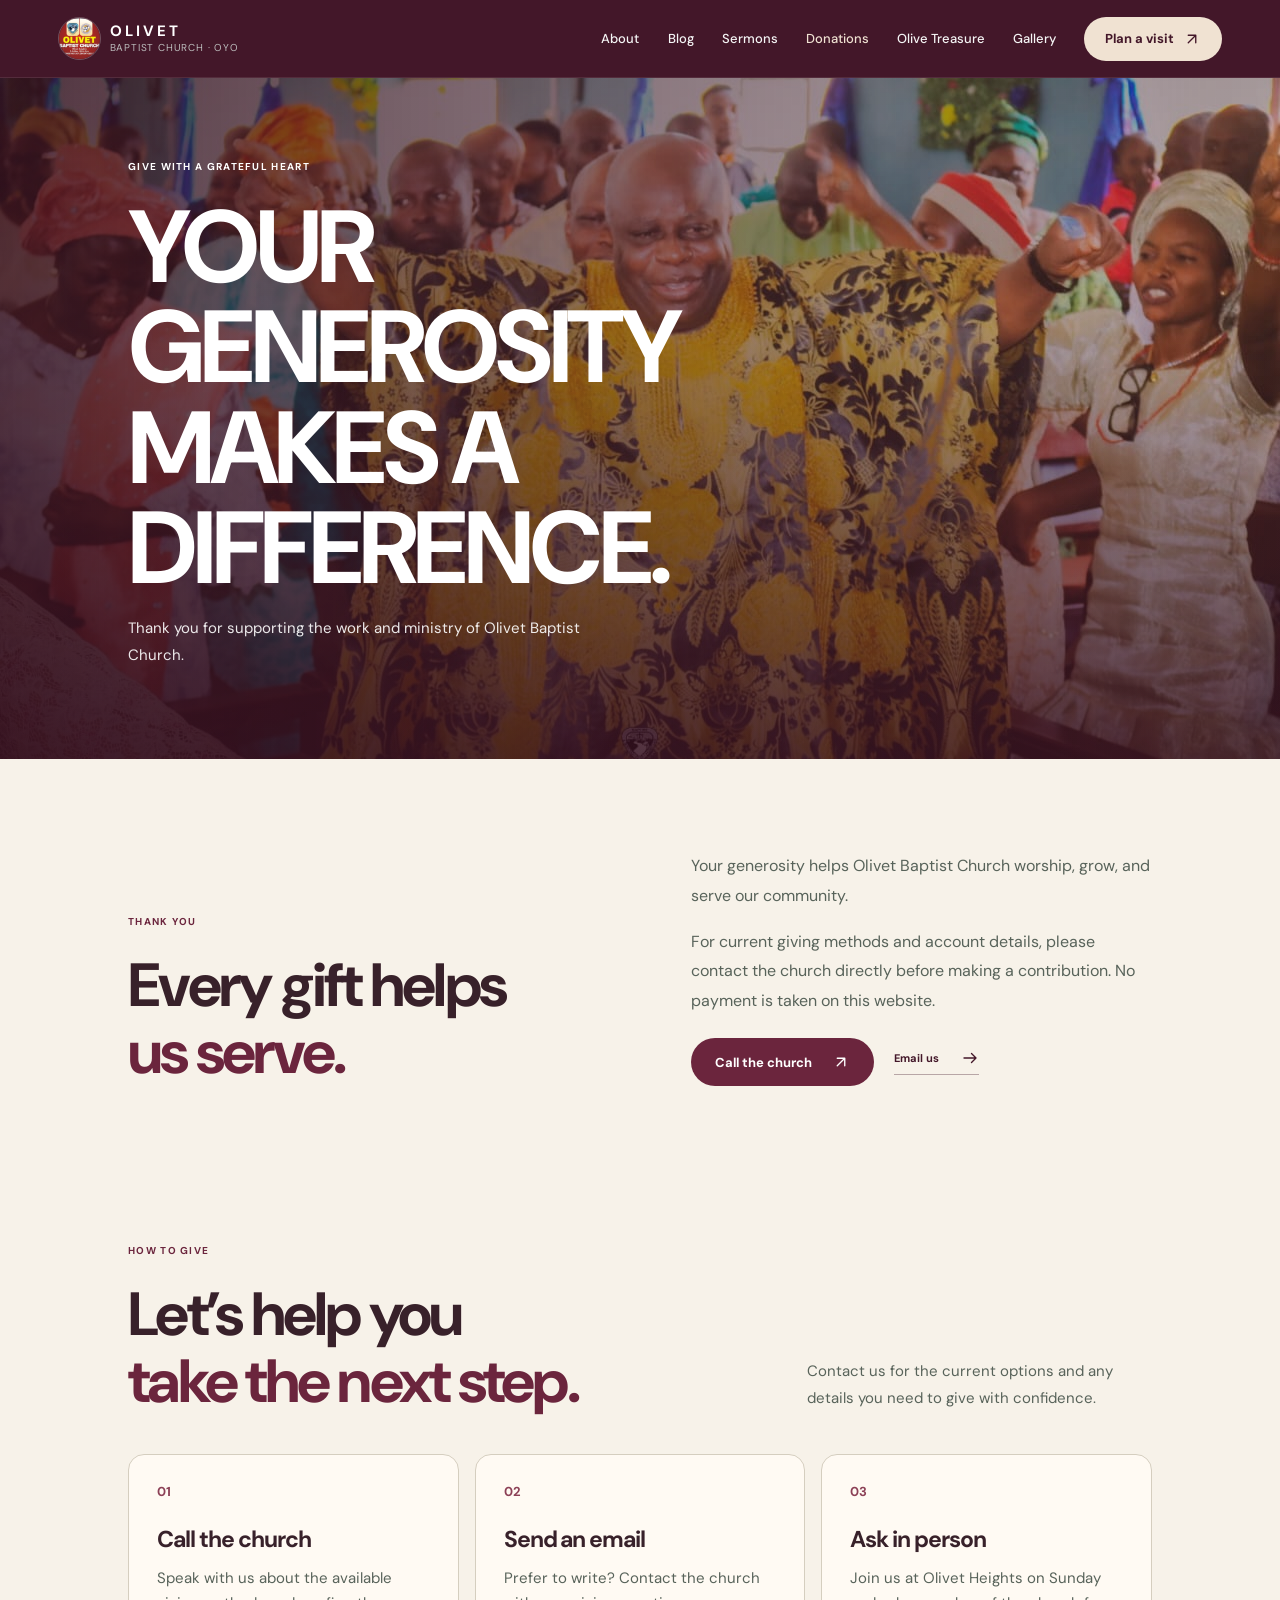
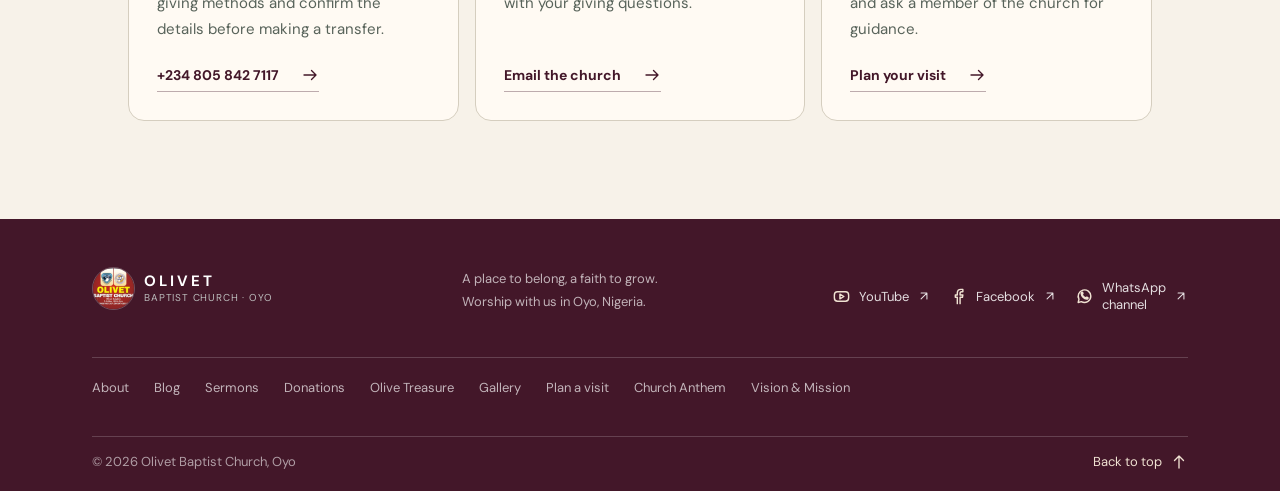
<file: donations.html>
<!doctype html>
<html lang="en">
  <head>
    <meta charset="utf-8">
    <meta name="viewport" content="width=device-width, initial-scale=1">
    <meta name="theme-color" content="#431729">
    <meta name="description" content="Support the work of Olivet Baptist Church in Oyo. Contact the church for current giving information.">
    <title>Giving | Olivet Baptist Church</title>
    <link rel="preconnect" href="https://fonts.googleapis.com">
    <link rel="preconnect" href="https://fonts.gstatic.com" crossorigin>
    <link href="https://fonts.googleapis.com/css2?family=DM+Sans:wght@400;500;600;700&display=swap" rel="stylesheet">
    <link rel="stylesheet" href="styles.css">
    <script src="script.js" defer></script>
  </head>
  <body>
    <a class="skip-link" href="#main">Skip to content</a>
    <div class="topline"><p>Olivet Heights, Oyo, Nigeria</p><a href="https://www.youtube.com/@olivetbaptistchurchoyo" target="_blank" rel="noreferrer">Watch us on YouTube <svg class="icon icon-arrow-up-right" viewBox="0 0 24 24" fill="none" stroke="currentColor" stroke-width="1.8" stroke-linecap="round" stroke-linejoin="round" aria-hidden="true" focusable="false"><path d="M7 17 17 7M7 7h10v10"/></svg></a></div>
    <header class="site-header">
      <a class="brand" href="index.html" aria-label="Olivet Baptist Church home"><img class="brand-logo" src="assets/cropped-Olivetlogo.jpeg" alt=""><span class="brand-name"><strong>OLIVET</strong><small>BAPTIST CHURCH · OYO</small></span></a>
      <button class="menu-toggle" type="button" aria-expanded="false" aria-controls="primary-navigation"><span class="menu-toggle-label">Menu</span><span class="menu-icon" aria-hidden="true"><svg class="icon icon-menu" viewBox="0 0 24 24" fill="none" stroke="currentColor" stroke-width="1.8" stroke-linecap="round" stroke-linejoin="round" aria-hidden="true" focusable="false"><path d="M4 8h16M4 16h16"/></svg><svg class="icon icon-close" viewBox="0 0 24 24" fill="none" stroke="currentColor" stroke-width="1.8" stroke-linecap="round" stroke-linejoin="round" aria-hidden="true" focusable="false"><path d="m6 6 12 12M18 6 6 18"/></svg></span></button>
      <nav class="navigation" id="primary-navigation" aria-label="Main navigation"><a href="about.html">About</a><a href="blog.html">Blog</a><a href="sermons.html">Sermons</a><a href="donations.html" aria-current="page">Donations</a><a href="olive-treasure.html">Olive Treasure</a><a href="gallery.html">Gallery</a><a class="nav-visit" href="visit.html">Plan a visit <svg class="icon icon-arrow-up-right" viewBox="0 0 24 24" fill="none" stroke="currentColor" stroke-width="1.8" stroke-linecap="round" stroke-linejoin="round" aria-hidden="true" focusable="false"><path d="M7 17 17 7M7 7h10v10"/></svg></a></nav>
    </header>
    <main id="main">
      <section class="page-hero page-hero-giving"><div class="page-hero-content"><p class="eyebrow eyebrow-light"><span></span> Give with a grateful heart</p><h1>Your generosity<br><em>makes a difference.</em></h1><p>Thank you for supporting the work and ministry of Olivet Baptist Church.</p></div></section>
      <section class="giving-intro section-wrap"><div><p class="eyebrow"><span></span> Thank you</p><h2>Every gift helps<br><em>us serve.</em></h2></div><div><p>Your generosity helps Olivet Baptist Church worship, grow, and serve our community.</p><p>For current giving methods and account details, please contact the church directly before making a contribution. No payment is taken on this website.</p><div class="contact-actions"><a class="button button-dark" href="tel:+2348058427117">Call the church <svg class="icon icon-arrow-up-right" viewBox="0 0 24 24" fill="none" stroke="currentColor" stroke-width="1.8" stroke-linecap="round" stroke-linejoin="round" aria-hidden="true" focusable="false"><path d="M7 17 17 7M7 7h10v10"/></svg></a><a class="underlined-link" href="mailto:olivetbaptistchurchtech@gmail.com">Email us <svg class="icon icon-arrow-right" viewBox="0 0 24 24" fill="none" stroke="currentColor" stroke-width="1.8" stroke-linecap="round" stroke-linejoin="round" aria-hidden="true" focusable="false"><path d="M4 12h16M14 6l6 6-6 6"/></svg></a></div></div></section>
      <section class="section-wrap giving-resources"><div class="section-heading-row"><div><p class="eyebrow"><span></span> How to give</p><h2>Let’s help you<br><em>take the next step.</em></h2></div><p>Contact us for the current options and any details you need to give with confidence.</p></div>
        <div class="giving-options">
          <article><span>01</span><h3>Call the church</h3><p>Speak with us about the available giving methods and confirm the details before making a transfer.</p><a class="underlined-link" href="tel:+2348058427117">+234 805 842 7117 <svg class="icon icon-arrow-right" viewBox="0 0 24 24" fill="none" stroke="currentColor" stroke-width="1.8" stroke-linecap="round" stroke-linejoin="round" aria-hidden="true" focusable="false"><path d="M4 12h16M14 6l6 6-6 6"/></svg></a></article>
          <article><span>02</span><h3>Send an email</h3><p>Prefer to write? Contact the church with your giving questions.</p><a class="underlined-link" href="mailto:olivetbaptistchurchtech@gmail.com">Email the church <svg class="icon icon-arrow-right" viewBox="0 0 24 24" fill="none" stroke="currentColor" stroke-width="1.8" stroke-linecap="round" stroke-linejoin="round" aria-hidden="true" focusable="false"><path d="M4 12h16M14 6l6 6-6 6"/></svg></a></article>
          <article><span>03</span><h3>Ask in person</h3><p>Join us at Olivet Heights on Sunday and ask a member of the church for guidance.</p><a class="underlined-link" href="visit.html">Plan your visit <svg class="icon icon-arrow-right" viewBox="0 0 24 24" fill="none" stroke="currentColor" stroke-width="1.8" stroke-linecap="round" stroke-linejoin="round" aria-hidden="true" focusable="false"><path d="M4 12h16M14 6l6 6-6 6"/></svg></a></article>
        </div>
      </section>
    </main>
    <footer class="site-footer">
      <div class="footer-main"><a class="brand brand-footer" href="index.html" aria-label="Olivet Baptist Church home"><img class="brand-logo" src="assets/cropped-Olivetlogo.jpeg" alt=""><span class="brand-name"><strong>OLIVET</strong><small>BAPTIST CHURCH · OYO</small></span></a><p>A place to belong, a faith to grow.<br>Worship with us in Oyo, Nigeria.</p><div class="footer-socials" aria-label="Social media"><a href="https://www.youtube.com/@olivetbaptistchurchoyo" target="_blank" rel="noreferrer"><svg class="icon icon-youtube social-icon" viewBox="0 0 24 24" fill="none" stroke="currentColor" stroke-width="1.8" stroke-linecap="round" stroke-linejoin="round" aria-hidden="true" focusable="false"><rect x="3" y="6" width="18" height="12" rx="4"/><path d="m10 9 5 3-5 3z"/></svg><span>YouTube</span> <svg class="icon icon-arrow-up-right" viewBox="0 0 24 24" fill="none" stroke="currentColor" stroke-width="1.8" stroke-linecap="round" stroke-linejoin="round" aria-hidden="true" focusable="false"><path d="M7 17 17 7M7 7h10v10"/></svg></a><a href="https://www.facebook.com/share/p/1FdBsMkZnK/" target="_blank" rel="noreferrer"><svg class="icon icon-facebook social-icon" viewBox="0 0 24 24" fill="none" stroke="currentColor" stroke-width="1.8" stroke-linecap="round" stroke-linejoin="round" aria-hidden="true" focusable="false"><path d="M14 21v-8h3l.5-3H14V8c0-1 .5-2 2-2h1.5V3H15c-3 0-4.5 1.8-4.5 4.6V10H8v3h2.5v8"/></svg><span>Facebook</span> <svg class="icon icon-arrow-up-right" viewBox="0 0 24 24" fill="none" stroke="currentColor" stroke-width="1.8" stroke-linecap="round" stroke-linejoin="round" aria-hidden="true" focusable="false"><path d="M7 17 17 7M7 7h10v10"/></svg></a><a href="https://whatsapp.com/channel/0029Vb96XgZEquiRtHZphS29" target="_blank" rel="noreferrer"><svg class="icon icon-whatsapp social-icon" viewBox="0 0 24 24" fill="none" stroke="currentColor" stroke-width="1.8" stroke-linecap="round" stroke-linejoin="round" aria-hidden="true" focusable="false"><path d="M20 11.5a8 8 0 0 1-12 7l-4 1 1-4a8 8 0 1 1 15-4Z"/><path d="M9 8.5c.3 2.5 2.2 4.4 4.7 5.3l1.3-1 1.5.8c.1.8-.6 1.6-1.6 1.6-3.6-.4-6.7-3.5-7.1-7.1 0-.9.7-1.6 1.5-1.6l.8 1.5Z"/></svg><span>WhatsApp channel</span> <svg class="icon icon-arrow-up-right" viewBox="0 0 24 24" fill="none" stroke="currentColor" stroke-width="1.8" stroke-linecap="round" stroke-linejoin="round" aria-hidden="true" focusable="false"><path d="M7 17 17 7M7 7h10v10"/></svg></a></div><nav class="footer-pages" aria-label="Pages"><a href="about.html">About</a><a href="blog.html">Blog</a><a href="sermons.html">Sermons</a><a href="donations.html">Donations</a><a href="olive-treasure.html">Olive Treasure</a><a href="gallery.html">Gallery</a><a href="visit.html">Plan a visit</a><a href="about.html#church-anthem">Church Anthem</a><a href="about.html#vision-mission">Vision &amp; Mission</a></nav></div>
      <div class="footer-bottom"><span>© <span id="current-year">2026</span> Olivet Baptist Church, Oyo</span><a href="#">Back to top <svg class="icon icon-arrow-up" viewBox="0 0 24 24" fill="none" stroke="currentColor" stroke-width="1.8" stroke-linecap="round" stroke-linejoin="round" aria-hidden="true" focusable="false"><path d="M12 20V4m-6 6 6-6 6 6"/></svg></a></div>
    </footer>
  </body>
</html>
</file>
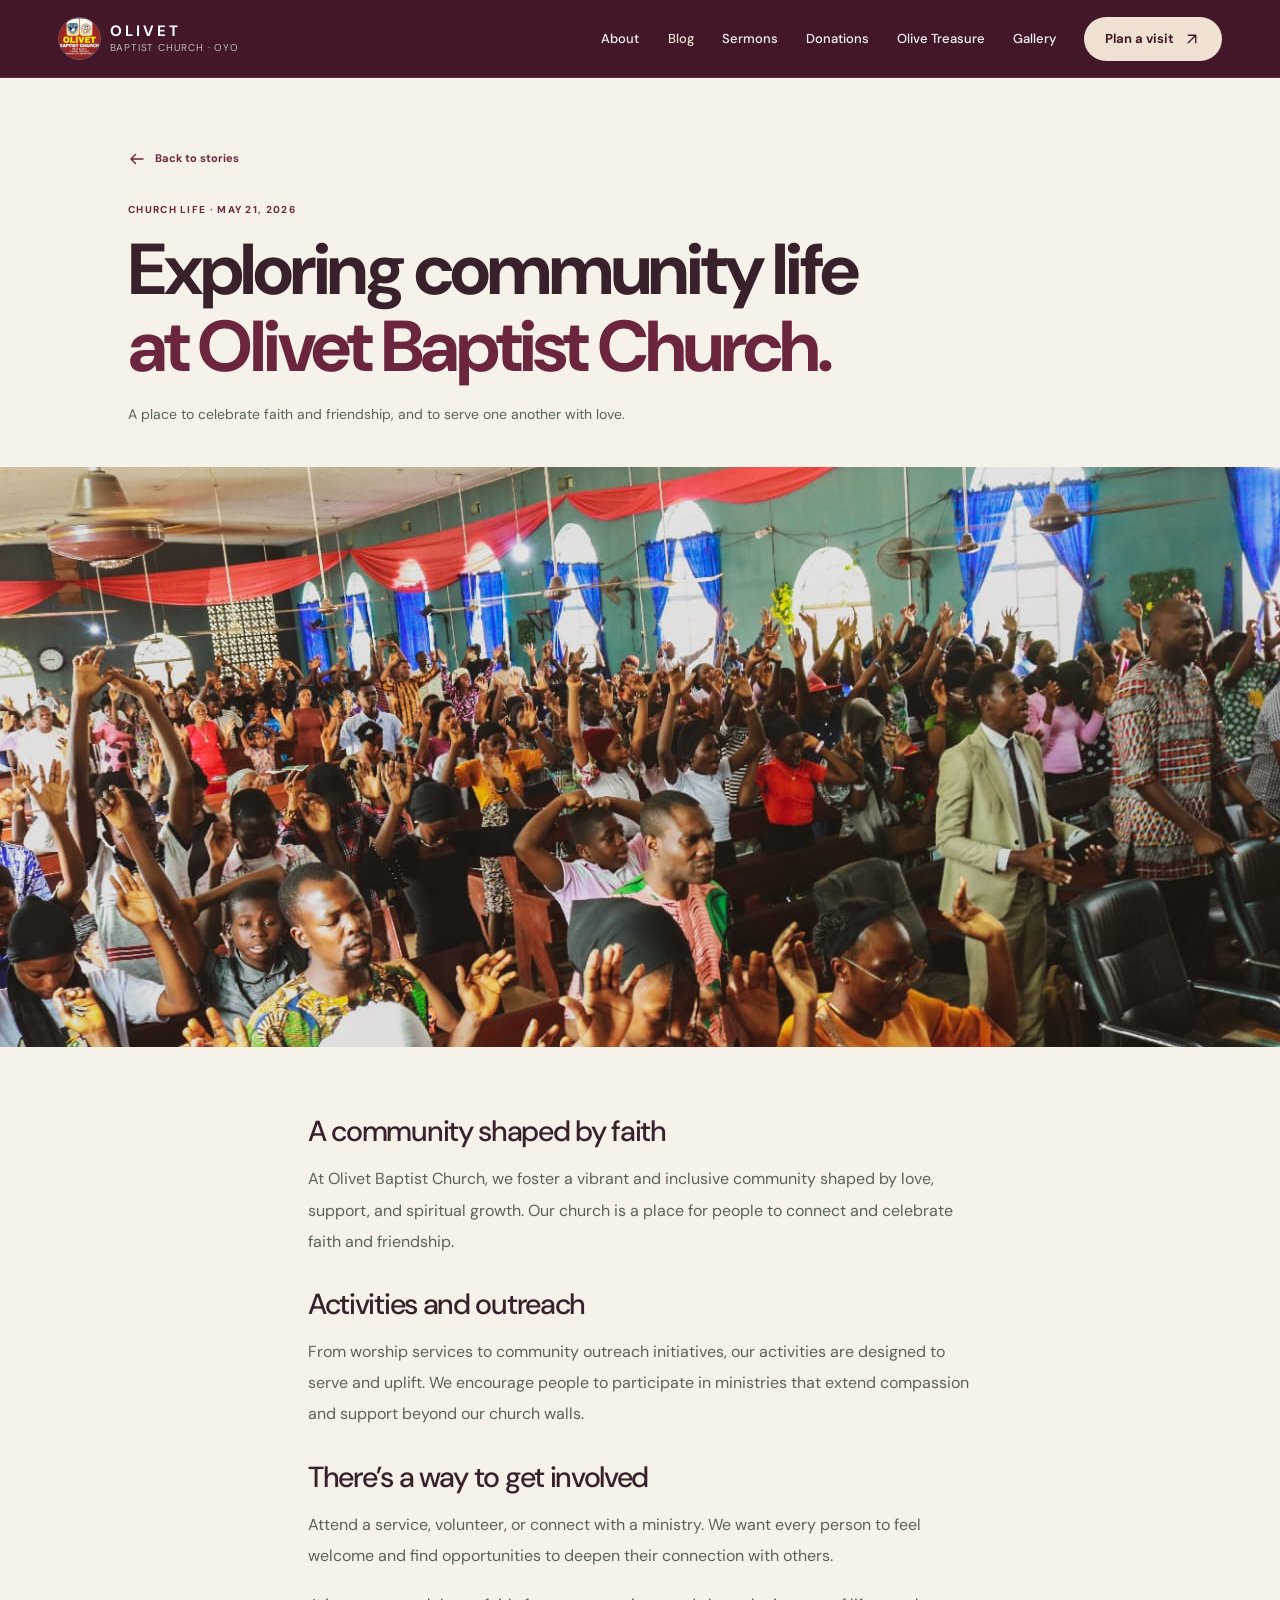
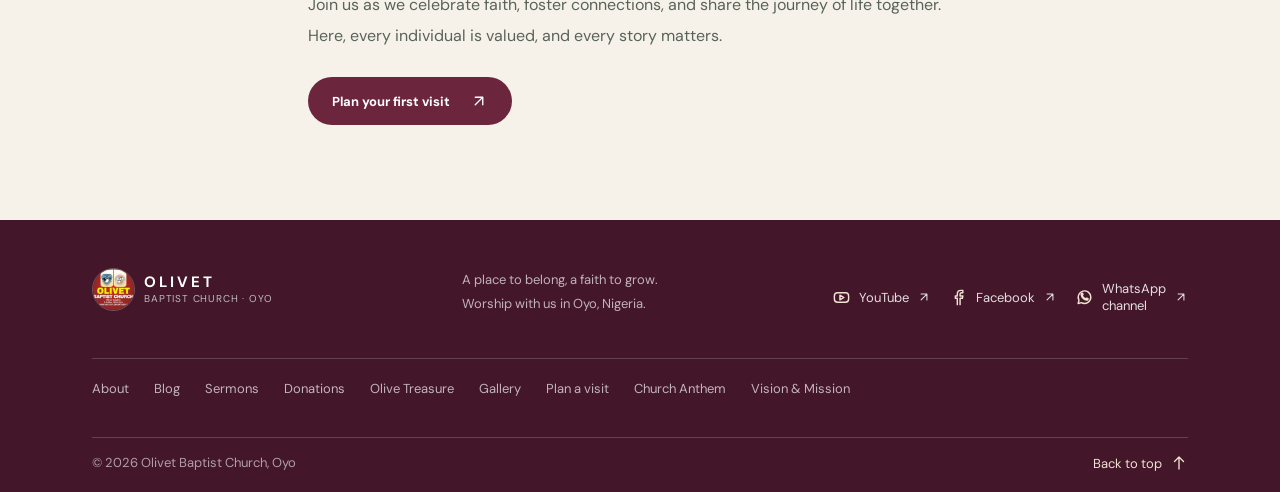
<file: exploring-community-life-at-olivet-baptist-church.html>
<!doctype html>
<html lang="en">
  <head>
    <meta charset="utf-8">
    <meta name="viewport" content="width=device-width, initial-scale=1">
    <meta name="theme-color" content="#431729">
    <meta name="description" content="Explore worship, outreach, ministries, and community life at Olivet Baptist Church, Oyo.">
    <title>Community Life at Olivet | Olivet Baptist Church</title>
    <link rel="preconnect" href="https://fonts.googleapis.com">
    <link rel="preconnect" href="https://fonts.gstatic.com" crossorigin>
    <link href="https://fonts.googleapis.com/css2?family=DM+Sans:wght@400;500;600;700&display=swap" rel="stylesheet">
    <link rel="stylesheet" href="styles.css">
    <script src="script.js" defer></script>
  </head>
  <body>
    <a class="skip-link" href="#main">Skip to content</a>
    <div class="topline"><p>Olivet Heights, Oyo, Nigeria</p><a href="https://www.youtube.com/@olivetbaptistchurchoyo" target="_blank" rel="noreferrer">Watch us on YouTube <svg class="icon icon-arrow-up-right" viewBox="0 0 24 24" fill="none" stroke="currentColor" stroke-width="1.8" stroke-linecap="round" stroke-linejoin="round" aria-hidden="true" focusable="false"><path d="M7 17 17 7M7 7h10v10"/></svg></a></div>
    <header class="site-header">
      <a class="brand" href="index.html" aria-label="Olivet Baptist Church home"><img class="brand-logo" src="assets/cropped-Olivetlogo.jpeg" alt=""><span class="brand-name"><strong>OLIVET</strong><small>BAPTIST CHURCH · OYO</small></span></a>
      <button class="menu-toggle" type="button" aria-expanded="false" aria-controls="primary-navigation"><span class="menu-toggle-label">Menu</span><span class="menu-icon" aria-hidden="true"><svg class="icon icon-menu" viewBox="0 0 24 24" fill="none" stroke="currentColor" stroke-width="1.8" stroke-linecap="round" stroke-linejoin="round" aria-hidden="true" focusable="false"><path d="M4 8h16M4 16h16"/></svg><svg class="icon icon-close" viewBox="0 0 24 24" fill="none" stroke="currentColor" stroke-width="1.8" stroke-linecap="round" stroke-linejoin="round" aria-hidden="true" focusable="false"><path d="m6 6 12 12M18 6 6 18"/></svg></span></button>
      <nav class="navigation" id="primary-navigation" aria-label="Main navigation"><a href="about.html">About</a><a href="blog.html" aria-current="page">Blog</a><a href="sermons.html">Sermons</a><a href="donations.html">Donations</a><a href="olive-treasure.html">Olive Treasure</a><a href="gallery.html">Gallery</a><a class="nav-visit" href="visit.html">Plan a visit <svg class="icon icon-arrow-up-right" viewBox="0 0 24 24" fill="none" stroke="currentColor" stroke-width="1.8" stroke-linecap="round" stroke-linejoin="round" aria-hidden="true" focusable="false"><path d="M7 17 17 7M7 7h10v10"/></svg></a></nav>
    </header>
    <main id="main">
      <header class="article-heading section-wrap"><a class="back-link" href="blog.html"><svg class="icon icon-arrow-left" viewBox="0 0 24 24" fill="none" stroke="currentColor" stroke-width="1.8" stroke-linecap="round" stroke-linejoin="round" aria-hidden="true" focusable="false"><path d="M20 12H4m6-6-6 6 6 6"/></svg> Back to stories</a><p class="eyebrow"><span></span> Church life · May 21, 2026</p><h1>Exploring community life<br><em>at Olivet Baptist Church.</em></h1><p class="article-deck">A place to celebrate faith and friendship, and to serve one another with love.</p></header>
      <div class="article-hero-image"><img src="assets/IMG-20260530-WA0041.jpg" alt="A moment from life at Olivet Baptist Church"></div>
      <article class="article-body">
        <h2>A community shaped by faith</h2>
        <p>At Olivet Baptist Church, we foster a vibrant and inclusive community shaped by love, support, and spiritual growth. Our church is a place for people to connect and celebrate faith and friendship.</p>
        <h2>Activities and outreach</h2>
        <p>From worship services to community outreach initiatives, our activities are designed to serve and uplift. We encourage people to participate in ministries that extend compassion and support beyond our church walls.</p>
        <h2>There’s a way to get involved</h2>
        <p>Attend a service, volunteer, or connect with a ministry. We want every person to feel welcome and find opportunities to deepen their connection with others.</p>
        <p>Join us as we celebrate faith, foster connections, and share the journey of life together. Here, every individual is valued, and every story matters.</p>
        <a class="button button-dark" href="visit.html">Plan your first visit <svg class="icon icon-arrow-up-right" viewBox="0 0 24 24" fill="none" stroke="currentColor" stroke-width="1.8" stroke-linecap="round" stroke-linejoin="round" aria-hidden="true" focusable="false"><path d="M7 17 17 7M7 7h10v10"/></svg></a>
      </article>
    </main>
    <footer class="site-footer">
      <div class="footer-main"><a class="brand brand-footer" href="index.html" aria-label="Olivet Baptist Church home"><img class="brand-logo" src="assets/cropped-Olivetlogo.jpeg" alt=""><span class="brand-name"><strong>OLIVET</strong><small>BAPTIST CHURCH · OYO</small></span></a><p>A place to belong, a faith to grow.<br>Worship with us in Oyo, Nigeria.</p><div class="footer-socials" aria-label="Social media"><a href="https://www.youtube.com/@olivetbaptistchurchoyo" target="_blank" rel="noreferrer"><svg class="icon icon-youtube social-icon" viewBox="0 0 24 24" fill="none" stroke="currentColor" stroke-width="1.8" stroke-linecap="round" stroke-linejoin="round" aria-hidden="true" focusable="false"><rect x="3" y="6" width="18" height="12" rx="4"/><path d="m10 9 5 3-5 3z"/></svg><span>YouTube</span> <svg class="icon icon-arrow-up-right" viewBox="0 0 24 24" fill="none" stroke="currentColor" stroke-width="1.8" stroke-linecap="round" stroke-linejoin="round" aria-hidden="true" focusable="false"><path d="M7 17 17 7M7 7h10v10"/></svg></a><a href="https://www.facebook.com/share/p/1FdBsMkZnK/" target="_blank" rel="noreferrer"><svg class="icon icon-facebook social-icon" viewBox="0 0 24 24" fill="none" stroke="currentColor" stroke-width="1.8" stroke-linecap="round" stroke-linejoin="round" aria-hidden="true" focusable="false"><path d="M14 21v-8h3l.5-3H14V8c0-1 .5-2 2-2h1.5V3H15c-3 0-4.5 1.8-4.5 4.6V10H8v3h2.5v8"/></svg><span>Facebook</span> <svg class="icon icon-arrow-up-right" viewBox="0 0 24 24" fill="none" stroke="currentColor" stroke-width="1.8" stroke-linecap="round" stroke-linejoin="round" aria-hidden="true" focusable="false"><path d="M7 17 17 7M7 7h10v10"/></svg></a><a href="https://whatsapp.com/channel/0029Vb96XgZEquiRtHZphS29" target="_blank" rel="noreferrer"><svg class="icon icon-whatsapp social-icon" viewBox="0 0 24 24" fill="none" stroke="currentColor" stroke-width="1.8" stroke-linecap="round" stroke-linejoin="round" aria-hidden="true" focusable="false"><path d="M20 11.5a8 8 0 0 1-12 7l-4 1 1-4a8 8 0 1 1 15-4Z"/><path d="M9 8.5c.3 2.5 2.2 4.4 4.7 5.3l1.3-1 1.5.8c.1.8-.6 1.6-1.6 1.6-3.6-.4-6.7-3.5-7.1-7.1 0-.9.7-1.6 1.5-1.6l.8 1.5Z"/></svg><span>WhatsApp channel</span> <svg class="icon icon-arrow-up-right" viewBox="0 0 24 24" fill="none" stroke="currentColor" stroke-width="1.8" stroke-linecap="round" stroke-linejoin="round" aria-hidden="true" focusable="false"><path d="M7 17 17 7M7 7h10v10"/></svg></a></div><nav class="footer-pages" aria-label="Pages"><a href="about.html">About</a><a href="blog.html">Blog</a><a href="sermons.html">Sermons</a><a href="donations.html">Donations</a><a href="olive-treasure.html">Olive Treasure</a><a href="gallery.html">Gallery</a><a href="visit.html">Plan a visit</a><a href="about.html#church-anthem">Church Anthem</a><a href="about.html#vision-mission">Vision &amp; Mission</a></nav></div>
      <div class="footer-bottom"><span>© <span id="current-year">2026</span> Olivet Baptist Church, Oyo</span><a href="#">Back to top <svg class="icon icon-arrow-up" viewBox="0 0 24 24" fill="none" stroke="currentColor" stroke-width="1.8" stroke-linecap="round" stroke-linejoin="round" aria-hidden="true" focusable="false"><path d="M12 20V4m-6 6 6-6 6 6"/></svg></a></div>
    </footer>
  </body>
</html>
</file>
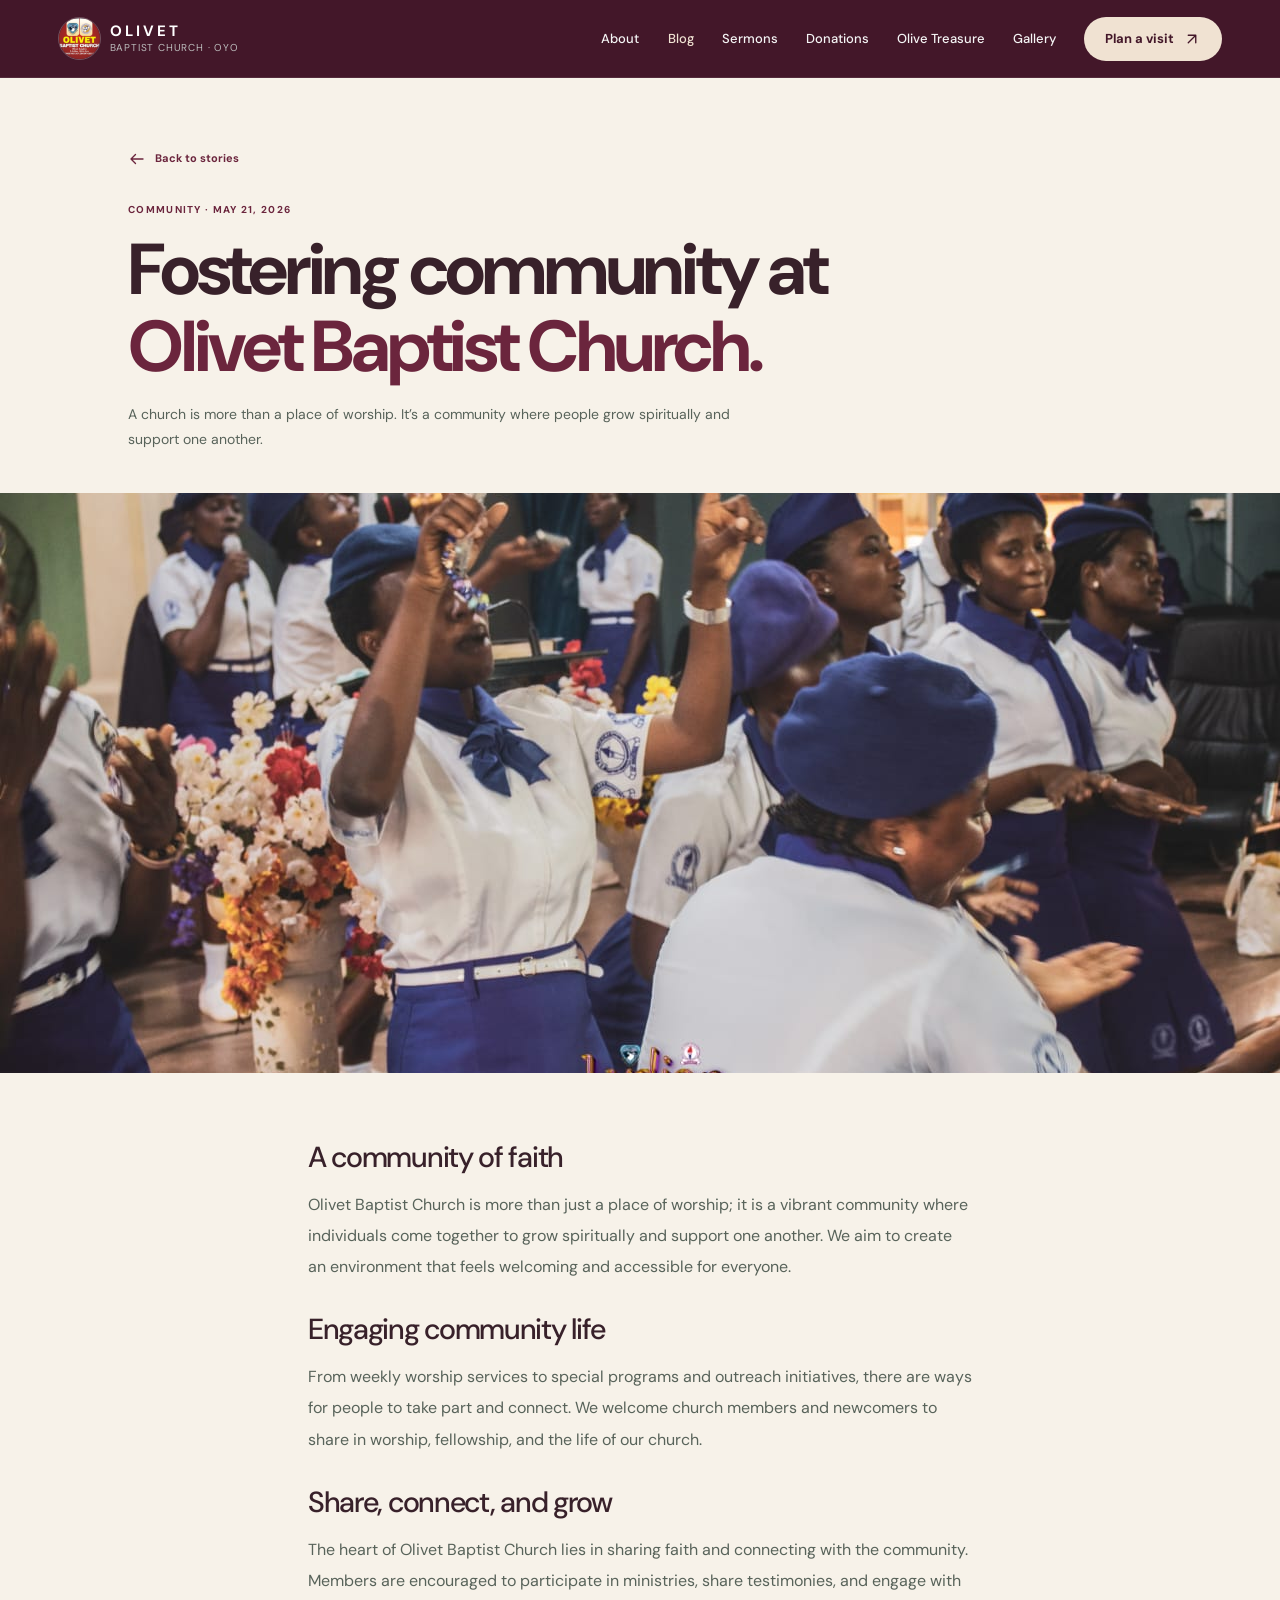
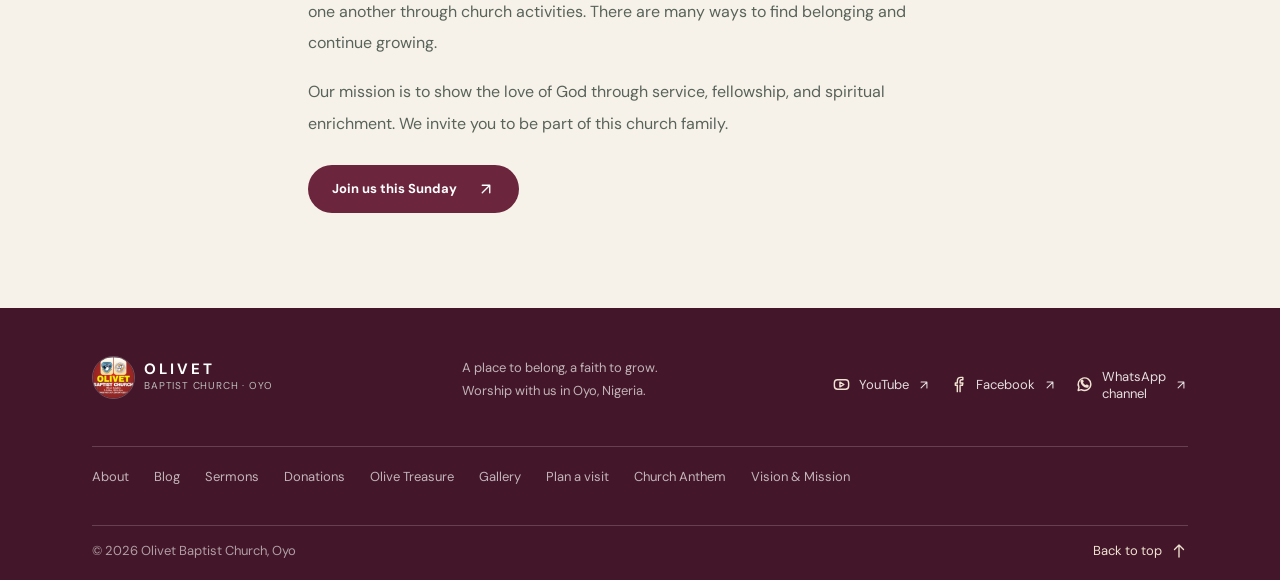
<file: fostering-community-at-olivet-baptist-church.html>
<!doctype html>
<html lang="en">
  <head>
    <meta charset="utf-8">
    <meta name="viewport" content="width=device-width, initial-scale=1">
    <meta name="theme-color" content="#431729">
    <meta name="description" content="A reflection on fellowship, belonging, and community at Olivet Baptist Church, Oyo.">
    <title>Fostering Community | Olivet Baptist Church</title>
    <link rel="preconnect" href="https://fonts.googleapis.com">
    <link rel="preconnect" href="https://fonts.gstatic.com" crossorigin>
    <link href="https://fonts.googleapis.com/css2?family=DM+Sans:wght@400;500;600;700&display=swap" rel="stylesheet">
    <link rel="stylesheet" href="styles.css">
    <script src="script.js" defer></script>
  </head>
  <body>
    <a class="skip-link" href="#main">Skip to content</a>
    <div class="topline"><p>Olivet Heights, Oyo, Nigeria</p><a href="https://www.youtube.com/@olivetbaptistchurchoyo" target="_blank" rel="noreferrer">Watch us on YouTube <svg class="icon icon-arrow-up-right" viewBox="0 0 24 24" fill="none" stroke="currentColor" stroke-width="1.8" stroke-linecap="round" stroke-linejoin="round" aria-hidden="true" focusable="false"><path d="M7 17 17 7M7 7h10v10"/></svg></a></div>
    <header class="site-header">
      <a class="brand" href="index.html" aria-label="Olivet Baptist Church home"><img class="brand-logo" src="assets/cropped-Olivetlogo.jpeg" alt=""><span class="brand-name"><strong>OLIVET</strong><small>BAPTIST CHURCH · OYO</small></span></a>
      <button class="menu-toggle" type="button" aria-expanded="false" aria-controls="primary-navigation"><span class="menu-toggle-label">Menu</span><span class="menu-icon" aria-hidden="true"><svg class="icon icon-menu" viewBox="0 0 24 24" fill="none" stroke="currentColor" stroke-width="1.8" stroke-linecap="round" stroke-linejoin="round" aria-hidden="true" focusable="false"><path d="M4 8h16M4 16h16"/></svg><svg class="icon icon-close" viewBox="0 0 24 24" fill="none" stroke="currentColor" stroke-width="1.8" stroke-linecap="round" stroke-linejoin="round" aria-hidden="true" focusable="false"><path d="m6 6 12 12M18 6 6 18"/></svg></span></button>
      <nav class="navigation" id="primary-navigation" aria-label="Main navigation"><a href="about.html">About</a><a href="blog.html" aria-current="page">Blog</a><a href="sermons.html">Sermons</a><a href="donations.html">Donations</a><a href="olive-treasure.html">Olive Treasure</a><a href="gallery.html">Gallery</a><a class="nav-visit" href="visit.html">Plan a visit <svg class="icon icon-arrow-up-right" viewBox="0 0 24 24" fill="none" stroke="currentColor" stroke-width="1.8" stroke-linecap="round" stroke-linejoin="round" aria-hidden="true" focusable="false"><path d="M7 17 17 7M7 7h10v10"/></svg></a></nav>
    </header>
    <main id="main">
      <header class="article-heading section-wrap"><a class="back-link" href="blog.html"><svg class="icon icon-arrow-left" viewBox="0 0 24 24" fill="none" stroke="currentColor" stroke-width="1.8" stroke-linecap="round" stroke-linejoin="round" aria-hidden="true" focusable="false"><path d="M20 12H4m6-6-6 6 6 6"/></svg> Back to stories</a><p class="eyebrow"><span></span> Community · May 21, 2026</p><h1>Fostering community at<br><em>Olivet Baptist Church.</em></h1><p class="article-deck">A church is more than a place of worship. It’s a community where people grow spiritually and support one another.</p></header>
      <div class="article-hero-image"><img src="assets/IMG-20260530-WA0029.jpg" alt="Members of Olivet Baptist Church gathered in worship"></div>
      <article class="article-body">
        <h2>A community of faith</h2>
        <p>Olivet Baptist Church is more than just a place of worship; it is a vibrant community where individuals come together to grow spiritually and support one another. We aim to create an environment that feels welcoming and accessible for everyone.</p>
        <h2>Engaging community life</h2>
        <p>From weekly worship services to special programs and outreach initiatives, there are ways for people to take part and connect. We welcome church members and newcomers to share in worship, fellowship, and the life of our church.</p>
        <h2>Share, connect, and grow</h2>
        <p>The heart of Olivet Baptist Church lies in sharing faith and connecting with the community. Members are encouraged to participate in ministries, share testimonies, and engage with one another through church activities. There are many ways to find belonging and continue growing.</p>
        <p>Our mission is to show the love of God through service, fellowship, and spiritual enrichment. We invite you to be part of this church family.</p>
        <a class="button button-dark" href="visit.html">Join us this Sunday <svg class="icon icon-arrow-up-right" viewBox="0 0 24 24" fill="none" stroke="currentColor" stroke-width="1.8" stroke-linecap="round" stroke-linejoin="round" aria-hidden="true" focusable="false"><path d="M7 17 17 7M7 7h10v10"/></svg></a>
      </article>
    </main>
    <footer class="site-footer">
      <div class="footer-main"><a class="brand brand-footer" href="index.html" aria-label="Olivet Baptist Church home"><img class="brand-logo" src="assets/cropped-Olivetlogo.jpeg" alt=""><span class="brand-name"><strong>OLIVET</strong><small>BAPTIST CHURCH · OYO</small></span></a><p>A place to belong, a faith to grow.<br>Worship with us in Oyo, Nigeria.</p><div class="footer-socials" aria-label="Social media"><a href="https://www.youtube.com/@olivetbaptistchurchoyo" target="_blank" rel="noreferrer"><svg class="icon icon-youtube social-icon" viewBox="0 0 24 24" fill="none" stroke="currentColor" stroke-width="1.8" stroke-linecap="round" stroke-linejoin="round" aria-hidden="true" focusable="false"><rect x="3" y="6" width="18" height="12" rx="4"/><path d="m10 9 5 3-5 3z"/></svg><span>YouTube</span> <svg class="icon icon-arrow-up-right" viewBox="0 0 24 24" fill="none" stroke="currentColor" stroke-width="1.8" stroke-linecap="round" stroke-linejoin="round" aria-hidden="true" focusable="false"><path d="M7 17 17 7M7 7h10v10"/></svg></a><a href="https://www.facebook.com/share/p/1FdBsMkZnK/" target="_blank" rel="noreferrer"><svg class="icon icon-facebook social-icon" viewBox="0 0 24 24" fill="none" stroke="currentColor" stroke-width="1.8" stroke-linecap="round" stroke-linejoin="round" aria-hidden="true" focusable="false"><path d="M14 21v-8h3l.5-3H14V8c0-1 .5-2 2-2h1.5V3H15c-3 0-4.5 1.8-4.5 4.6V10H8v3h2.5v8"/></svg><span>Facebook</span> <svg class="icon icon-arrow-up-right" viewBox="0 0 24 24" fill="none" stroke="currentColor" stroke-width="1.8" stroke-linecap="round" stroke-linejoin="round" aria-hidden="true" focusable="false"><path d="M7 17 17 7M7 7h10v10"/></svg></a><a href="https://whatsapp.com/channel/0029Vb96XgZEquiRtHZphS29" target="_blank" rel="noreferrer"><svg class="icon icon-whatsapp social-icon" viewBox="0 0 24 24" fill="none" stroke="currentColor" stroke-width="1.8" stroke-linecap="round" stroke-linejoin="round" aria-hidden="true" focusable="false"><path d="M20 11.5a8 8 0 0 1-12 7l-4 1 1-4a8 8 0 1 1 15-4Z"/><path d="M9 8.5c.3 2.5 2.2 4.4 4.7 5.3l1.3-1 1.5.8c.1.8-.6 1.6-1.6 1.6-3.6-.4-6.7-3.5-7.1-7.1 0-.9.7-1.6 1.5-1.6l.8 1.5Z"/></svg><span>WhatsApp channel</span> <svg class="icon icon-arrow-up-right" viewBox="0 0 24 24" fill="none" stroke="currentColor" stroke-width="1.8" stroke-linecap="round" stroke-linejoin="round" aria-hidden="true" focusable="false"><path d="M7 17 17 7M7 7h10v10"/></svg></a></div><nav class="footer-pages" aria-label="Pages"><a href="about.html">About</a><a href="blog.html">Blog</a><a href="sermons.html">Sermons</a><a href="donations.html">Donations</a><a href="olive-treasure.html">Olive Treasure</a><a href="gallery.html">Gallery</a><a href="visit.html">Plan a visit</a><a href="about.html#church-anthem">Church Anthem</a><a href="about.html#vision-mission">Vision &amp; Mission</a></nav></div>
      <div class="footer-bottom"><span>© <span id="current-year">2026</span> Olivet Baptist Church, Oyo</span><a href="#">Back to top <svg class="icon icon-arrow-up" viewBox="0 0 24 24" fill="none" stroke="currentColor" stroke-width="1.8" stroke-linecap="round" stroke-linejoin="round" aria-hidden="true" focusable="false"><path d="M12 20V4m-6 6 6-6 6 6"/></svg></a></div>
    </footer>
  </body>
</html>
</file>
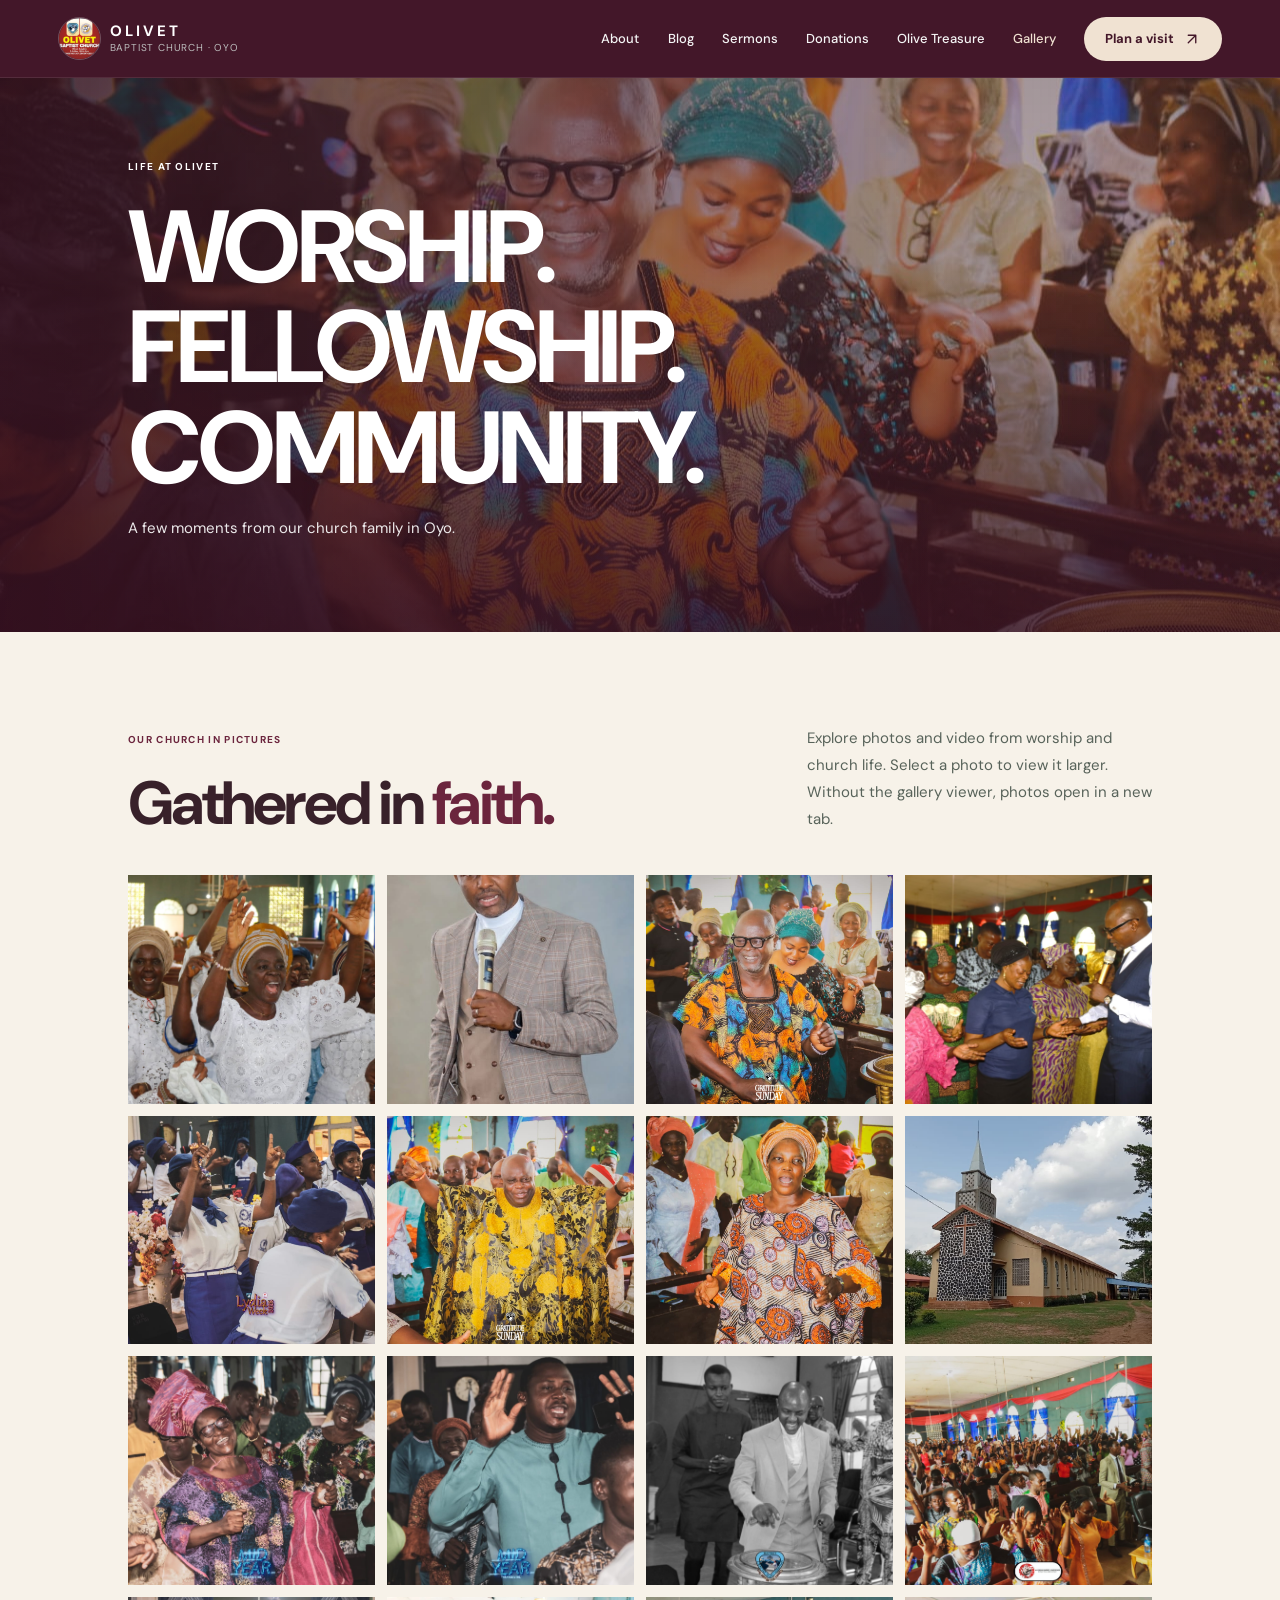
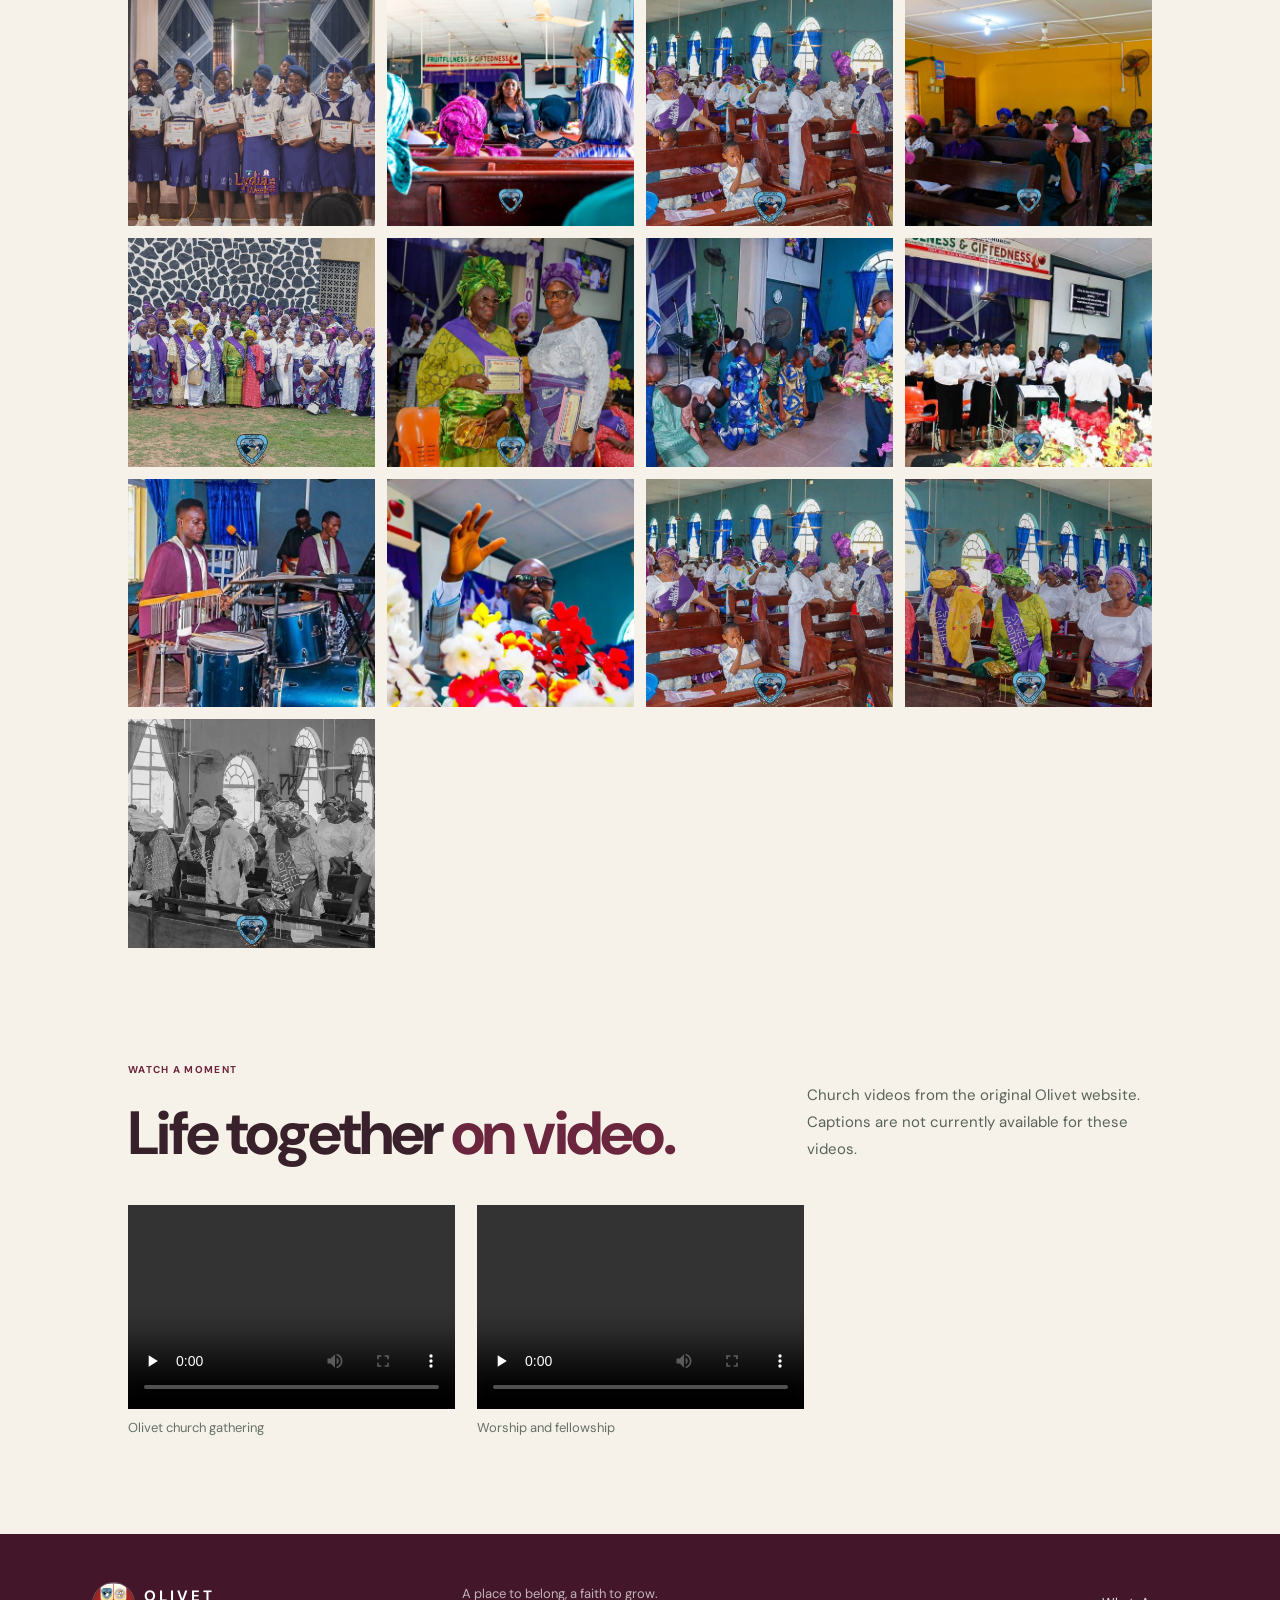
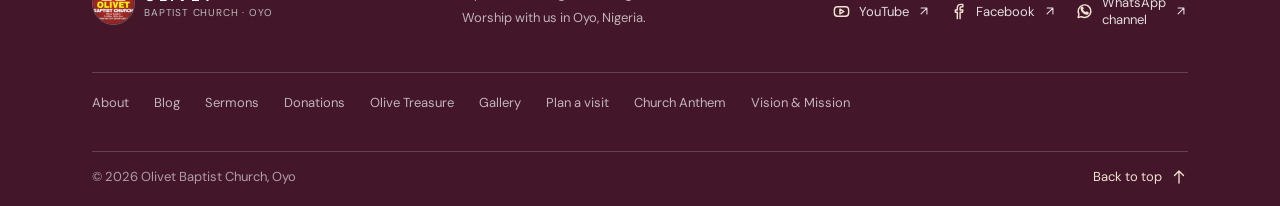
<file: gallery.html>
<!doctype html>
<html lang="en">
  <head>
    <meta charset="utf-8">
    <meta name="viewport" content="width=device-width, initial-scale=1">
    <meta name="theme-color" content="#431729">
    <meta name="description" content="Photos and videos from worship and community life at Olivet Baptist Church, Oyo.">
    <title>Gallery | Olivet Baptist Church</title>
    <link rel="preconnect" href="https://fonts.googleapis.com">
    <link rel="preconnect" href="https://fonts.gstatic.com" crossorigin>
    <link href="https://fonts.googleapis.com/css2?family=DM+Sans:wght@400;500;600;700&display=swap" rel="stylesheet">
    <link rel="stylesheet" href="styles.css">
    <script src="script.js" defer></script>
  </head>
  <body>
    <a class="skip-link" href="#main">Skip to content</a>
    <div class="topline"><p>Olivet Heights, Oyo, Nigeria</p><a href="https://www.youtube.com/@olivetbaptistchurchoyo" target="_blank" rel="noreferrer">Watch us on YouTube <svg class="icon icon-arrow-up-right" viewBox="0 0 24 24" fill="none" stroke="currentColor" stroke-width="1.8" stroke-linecap="round" stroke-linejoin="round" aria-hidden="true" focusable="false"><path d="M7 17 17 7M7 7h10v10"/></svg></a></div>
    <header class="site-header">
      <a class="brand" href="index.html" aria-label="Olivet Baptist Church home"><img class="brand-logo" src="assets/cropped-Olivetlogo.jpeg" alt=""><span class="brand-name"><strong>OLIVET</strong><small>BAPTIST CHURCH · OYO</small></span></a>
      <button class="menu-toggle" type="button" aria-expanded="false" aria-controls="primary-navigation"><span class="menu-toggle-label">Menu</span><span class="menu-icon" aria-hidden="true"><svg class="icon icon-menu" viewBox="0 0 24 24" fill="none" stroke="currentColor" stroke-width="1.8" stroke-linecap="round" stroke-linejoin="round" aria-hidden="true" focusable="false"><path d="M4 8h16M4 16h16"/></svg><svg class="icon icon-close" viewBox="0 0 24 24" fill="none" stroke="currentColor" stroke-width="1.8" stroke-linecap="round" stroke-linejoin="round" aria-hidden="true" focusable="false"><path d="m6 6 12 12M18 6 6 18"/></svg></span></button>
      <nav class="navigation" id="primary-navigation" aria-label="Main navigation"><a href="about.html">About</a><a href="blog.html">Blog</a><a href="sermons.html">Sermons</a><a href="donations.html">Donations</a><a href="olive-treasure.html">Olive Treasure</a><a href="gallery.html" aria-current="page">Gallery</a><a class="nav-visit" href="visit.html">Plan a visit <svg class="icon icon-arrow-up-right" viewBox="0 0 24 24" fill="none" stroke="currentColor" stroke-width="1.8" stroke-linecap="round" stroke-linejoin="round" aria-hidden="true" focusable="false"><path d="M7 17 17 7M7 7h10v10"/></svg></a></nav>
    </header>
    <main id="main">
      <section class="page-hero page-hero-gallery"><div class="page-hero-content"><p class="eyebrow eyebrow-light"><span></span> Life at Olivet</p><h1>Worship. Fellowship.<br><em>Community.</em></h1><p>A few moments from our church family in Oyo.</p></div></section>
      <section class="section-wrap gallery-section"><div class="section-heading-row"><div><p class="eyebrow"><span></span> Our church in pictures</p><h2>Gathered in <em>faith.</em></h2></div><p>Explore photos and video from worship and church life. Select a photo to view it larger. Without the gallery viewer, photos open in a new tab.</p></div>
        <div class="gallery-grid" aria-label="Church photo gallery">
          <a href="assets/IMG-20260530-WA0027-2.jpg" target="_blank" rel="noreferrer"><img src="assets/IMG-20260530-WA0027-2.jpg" alt="Members of Olivet Baptist Church gathered together" loading="lazy"></a>
          <a href="assets/IMG-20260530-WA0042.jpg" target="_blank" rel="noreferrer"><img src="assets/IMG-20260530-WA0042.jpg" alt="A man holding a microphone" loading="lazy"></a>
          <a href="assets/IMG-20260530-WA0043.jpg" target="_blank" rel="noreferrer"><img src="assets/IMG-20260530-WA0043.jpg" alt="A moment with the Olivet church family" loading="lazy"></a>
          <a href="assets/IMG-20260530-WA0030.jpg" target="_blank" rel="noreferrer"><img src="assets/IMG-20260530-WA0030.jpg" alt="Church members at a gathering in Oyo" loading="lazy"></a>
          <a href="assets/IMG-20260530-WA0029.jpg" target="_blank" rel="noreferrer"><img src="assets/IMG-20260530-WA0029.jpg" alt="Olivet Baptist Church members worshipping" loading="lazy"></a>
          <a href="assets/IMG-20260530-WA0036.jpg" target="_blank" rel="noreferrer"><img src="assets/IMG-20260530-WA0036.jpg" alt="A gathering of the Olivet community" loading="lazy"></a>
          <a href="assets/IMG-20260530-WA0028.jpg" target="_blank" rel="noreferrer"><img src="assets/IMG-20260530-WA0028.jpg" alt="A woman singing among the congregation" loading="lazy"></a>
          <a href="assets/IMG-20260530-WA0037.jpg" target="_blank" rel="noreferrer"><img src="assets/IMG-20260530-WA0037.jpg" alt="The exterior of the church building" loading="lazy"></a>
          <a href="assets/IMG-20260530-WA0025.jpg" target="_blank" rel="noreferrer"><img src="assets/IMG-20260530-WA0025.jpg" alt="Women smiling and singing together" loading="lazy"></a>
          <a href="assets/IMG-20260530-WA0031.jpg" target="_blank" rel="noreferrer"><img src="assets/IMG-20260530-WA0031.jpg" alt="Members of the Olivet church family" loading="lazy"></a>
          <a href="assets/IMG-20260530-WA0038.jpg" target="_blank" rel="noreferrer"><img src="assets/IMG-20260530-WA0038.jpg" alt="A black-and-white photograph of people gathered at the front of the church" loading="lazy"></a>
          <a href="assets/IMG-20260530-WA0041.jpg" target="_blank" rel="noreferrer"><img src="assets/IMG-20260530-WA0041.jpg" alt="A church community gathering" loading="lazy"></a>
          <a href="assets/IMG-20260530-WA0044-1.jpg" target="_blank" rel="noreferrer"><img src="assets/IMG-20260530-WA0044-1.jpg" alt="Church members sharing fellowship" loading="lazy"></a>
          <a href="assets/WhatsApp-Image-2026-05-28-at-9.29.25-PM-2.jpeg" target="_blank" rel="noreferrer"><img src="assets/WhatsApp-Image-2026-05-28-at-9.29.25-PM-2.jpeg" alt="Olivet Baptist Church members together" loading="lazy"></a>
          <a href="assets/WhatsApp-Image-2026-05-28-at-9.29.25-PM-1.jpeg" target="_blank" rel="noreferrer"><img src="assets/WhatsApp-Image-2026-05-28-at-9.29.25-PM-1.jpeg" alt="A moment from worship at Olivet" loading="lazy"></a>
          <a href="assets/WhatsApp-Image-2026-05-28-at-9.29.25-PM.jpeg" target="_blank" rel="noreferrer"><img src="assets/WhatsApp-Image-2026-05-28-at-9.29.25-PM.jpeg" alt="Olivet church family in Oyo" loading="lazy"></a>
          <a href="assets/WhatsApp-Image-2026-05-28-at-9.29.27-PM.jpeg" target="_blank" rel="noreferrer"><img src="assets/WhatsApp-Image-2026-05-28-at-9.29.27-PM.jpeg" alt="Worship at Olivet Baptist Church" loading="lazy"></a>
          <a href="assets/WhatsApp-Image-2026-05-28-at-9.29.26-PM.jpeg" target="_blank" rel="noreferrer"><img src="assets/WhatsApp-Image-2026-05-28-at-9.29.26-PM.jpeg" alt="Church members gathered in fellowship" loading="lazy"></a>
          <a href="assets/WhatsApp-Image-2026-05-28-at-9.29.22-PM.jpeg" target="_blank" rel="noreferrer"><img src="assets/WhatsApp-Image-2026-05-28-at-9.29.22-PM.jpeg" alt="Olivet Baptist Church community" loading="lazy"></a>
          <a href="assets/WhatsApp-Image-2026-05-28-at-9.29.21-PM-1.jpeg" target="_blank" rel="noreferrer"><img src="assets/WhatsApp-Image-2026-05-28-at-9.29.21-PM-1.jpeg" alt="A church gathering at Olivet" loading="lazy"></a>
          <a href="assets/WhatsApp-Image-2026-05-28-at-9.29.21-PM.jpeg" target="_blank" rel="noreferrer"><img src="assets/WhatsApp-Image-2026-05-28-at-9.29.21-PM.jpeg" alt="Members of Olivet Baptist Church" loading="lazy"></a>
          <a href="assets/WhatsApp-Image-2026-05-28-at-9.29.20-PM.jpeg" target="_blank" rel="noreferrer"><img src="assets/WhatsApp-Image-2026-05-28-at-9.29.20-PM.jpeg" alt="Fellowship in the Olivet church family" loading="lazy"></a>
          <a href="assets/WhatsApp-Image-2026-05-28-at-7.24.46-PM.jpeg" target="_blank" rel="noreferrer"><img src="assets/WhatsApp-Image-2026-05-28-at-7.24.46-PM.jpeg" alt="Olivet Baptist Church members at a service" loading="lazy"></a>
          <a href="assets/WhatsApp-Image-2026-05-28-at-7.24.46-PM-1.jpeg" target="_blank" rel="noreferrer"><img src="assets/WhatsApp-Image-2026-05-28-at-7.24.46-PM-1.jpeg" alt="Church community life at Olivet" loading="lazy"></a>
          <a href="assets/WhatsApp-Image-2026-05-28-at-7.24.47-PM.jpeg" target="_blank" rel="noreferrer"><img src="assets/WhatsApp-Image-2026-05-28-at-7.24.47-PM.jpeg" alt="A gathering of Olivet Baptist Church" loading="lazy"></a>
        </div>
      </section>
      <dialog class="gallery-viewer" aria-label="Photo viewer">
        <div class="gallery-viewer-bar"><span class="gallery-viewer-count" aria-live="polite"></span><button type="button" class="gallery-close" aria-label="Close photo viewer">Close <svg class="icon icon-close" viewBox="0 0 24 24" fill="none" stroke="currentColor" stroke-width="1.8" stroke-linecap="round" stroke-linejoin="round" aria-hidden="true" focusable="false"><path d="m6 6 12 12M18 6 6 18"/></svg></button></div>
        <figure><img class="gallery-viewer-image" src="assets/IMG-20260530-WA0027-2.jpg" alt=""><figcaption class="gallery-viewer-caption"></figcaption></figure>
        <div class="gallery-viewer-actions"><button type="button" class="gallery-previous"><svg class="icon icon-arrow-left" viewBox="0 0 24 24" fill="none" stroke="currentColor" stroke-width="1.8" stroke-linecap="round" stroke-linejoin="round" aria-hidden="true" focusable="false"><path d="M20 12H4m6-6-6 6 6 6"/></svg> Previous photo</button><button type="button" class="gallery-next">Next photo <svg class="icon icon-arrow-right" viewBox="0 0 24 24" fill="none" stroke="currentColor" stroke-width="1.8" stroke-linecap="round" stroke-linejoin="round" aria-hidden="true" focusable="false"><path d="M4 12h16M14 6l6 6-6 6"/></svg></button></div>
      </dialog>
      <section class="section-wrap video-section"><div class="section-heading-row"><div><p class="eyebrow"><span></span> Watch a moment</p><h2>Life together <em>on video.</em></h2></div><p>Church videos from the original Olivet website. Captions are not currently available for these videos.</p></div>
        <div class="video-grid">
          <figure><video controls preload="none"><source src="assets/WhatsApp-Video-2026-06-08-at-4.16.13-AM.mp4" type="video/mp4">Your browser does not support video playback.</video><figcaption>Olivet church gathering</figcaption></figure>
          <figure><video controls preload="none"><source src="assets/WhatsApp-Video-2026-05-28-at-9.11.40-PM-1.mp4" type="video/mp4">Your browser does not support video playback.</video><figcaption>Worship and fellowship</figcaption></figure>
        </div>
      </section>
    </main>
    <footer class="site-footer">
      <div class="footer-main"><a class="brand brand-footer" href="index.html" aria-label="Olivet Baptist Church home"><img class="brand-logo" src="assets/cropped-Olivetlogo.jpeg" alt=""><span class="brand-name"><strong>OLIVET</strong><small>BAPTIST CHURCH · OYO</small></span></a><p>A place to belong, a faith to grow.<br>Worship with us in Oyo, Nigeria.</p><div class="footer-socials" aria-label="Social media"><a href="https://www.youtube.com/@olivetbaptistchurchoyo" target="_blank" rel="noreferrer"><svg class="icon icon-youtube social-icon" viewBox="0 0 24 24" fill="none" stroke="currentColor" stroke-width="1.8" stroke-linecap="round" stroke-linejoin="round" aria-hidden="true" focusable="false"><rect x="3" y="6" width="18" height="12" rx="4"/><path d="m10 9 5 3-5 3z"/></svg><span>YouTube</span> <svg class="icon icon-arrow-up-right" viewBox="0 0 24 24" fill="none" stroke="currentColor" stroke-width="1.8" stroke-linecap="round" stroke-linejoin="round" aria-hidden="true" focusable="false"><path d="M7 17 17 7M7 7h10v10"/></svg></a><a href="https://www.facebook.com/share/p/1FdBsMkZnK/" target="_blank" rel="noreferrer"><svg class="icon icon-facebook social-icon" viewBox="0 0 24 24" fill="none" stroke="currentColor" stroke-width="1.8" stroke-linecap="round" stroke-linejoin="round" aria-hidden="true" focusable="false"><path d="M14 21v-8h3l.5-3H14V8c0-1 .5-2 2-2h1.5V3H15c-3 0-4.5 1.8-4.5 4.6V10H8v3h2.5v8"/></svg><span>Facebook</span> <svg class="icon icon-arrow-up-right" viewBox="0 0 24 24" fill="none" stroke="currentColor" stroke-width="1.8" stroke-linecap="round" stroke-linejoin="round" aria-hidden="true" focusable="false"><path d="M7 17 17 7M7 7h10v10"/></svg></a><a href="https://whatsapp.com/channel/0029Vb96XgZEquiRtHZphS29" target="_blank" rel="noreferrer"><svg class="icon icon-whatsapp social-icon" viewBox="0 0 24 24" fill="none" stroke="currentColor" stroke-width="1.8" stroke-linecap="round" stroke-linejoin="round" aria-hidden="true" focusable="false"><path d="M20 11.5a8 8 0 0 1-12 7l-4 1 1-4a8 8 0 1 1 15-4Z"/><path d="M9 8.5c.3 2.5 2.2 4.4 4.7 5.3l1.3-1 1.5.8c.1.8-.6 1.6-1.6 1.6-3.6-.4-6.7-3.5-7.1-7.1 0-.9.7-1.6 1.5-1.6l.8 1.5Z"/></svg><span>WhatsApp channel</span> <svg class="icon icon-arrow-up-right" viewBox="0 0 24 24" fill="none" stroke="currentColor" stroke-width="1.8" stroke-linecap="round" stroke-linejoin="round" aria-hidden="true" focusable="false"><path d="M7 17 17 7M7 7h10v10"/></svg></a></div><nav class="footer-pages" aria-label="Pages"><a href="about.html">About</a><a href="blog.html">Blog</a><a href="sermons.html">Sermons</a><a href="donations.html">Donations</a><a href="olive-treasure.html">Olive Treasure</a><a href="gallery.html">Gallery</a><a href="visit.html">Plan a visit</a><a href="about.html#church-anthem">Church Anthem</a><a href="about.html#vision-mission">Vision &amp; Mission</a></nav></div>
      <div class="footer-bottom"><span>© <span id="current-year">2026</span> Olivet Baptist Church, Oyo</span><a href="#">Back to top <svg class="icon icon-arrow-up" viewBox="0 0 24 24" fill="none" stroke="currentColor" stroke-width="1.8" stroke-linecap="round" stroke-linejoin="round" aria-hidden="true" focusable="false"><path d="M12 20V4m-6 6 6-6 6 6"/></svg></a></div>
    </footer>
  </body>
</html>
</file>
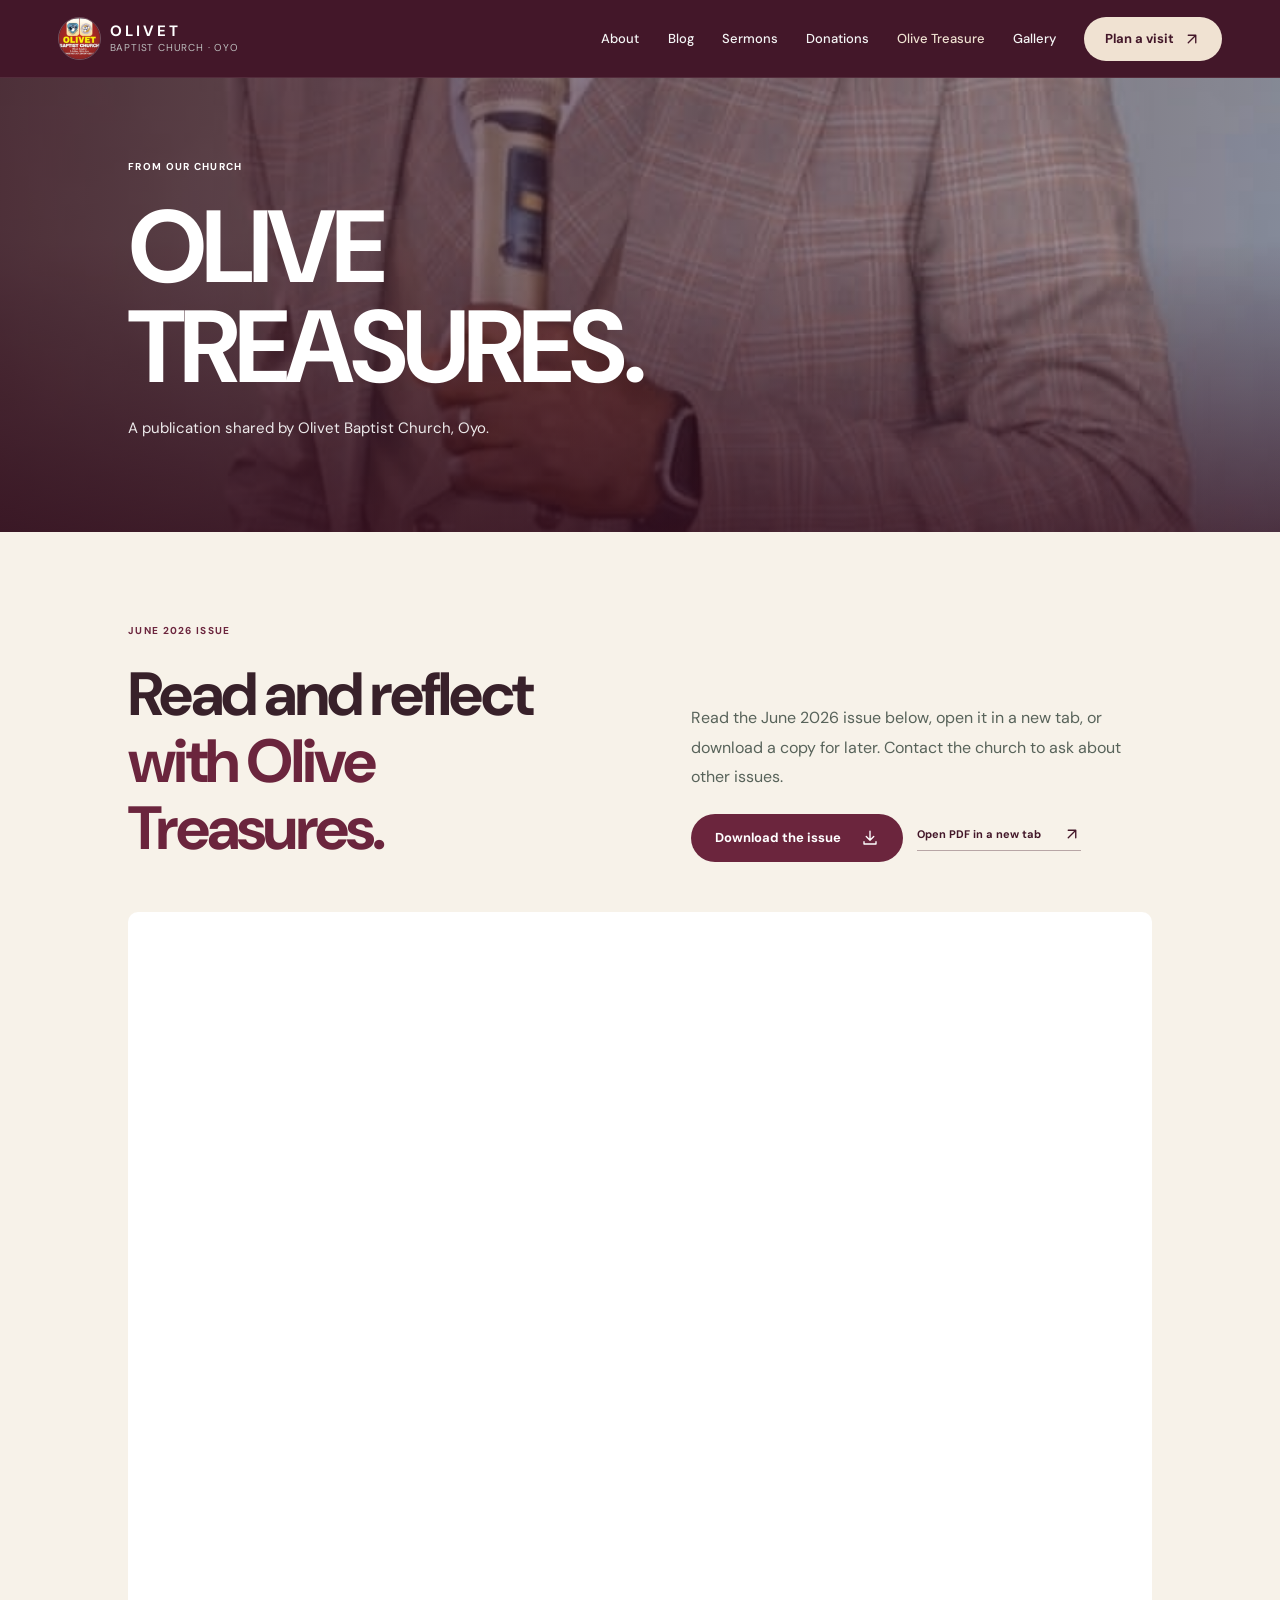
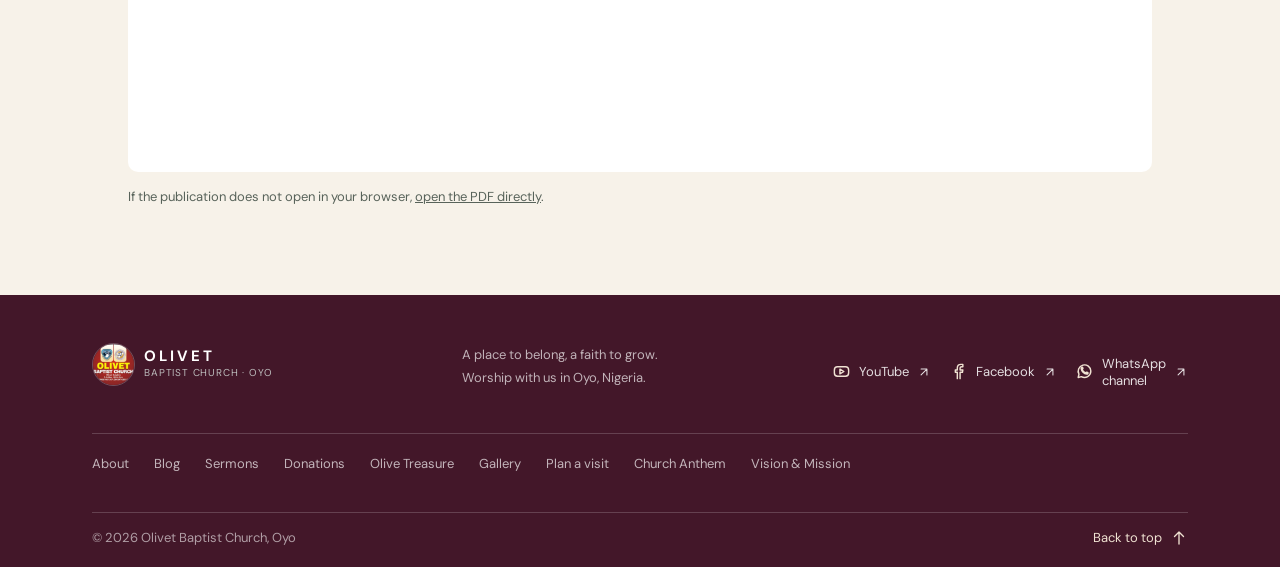
<file: olive-treasure.html>
<!doctype html>
<html lang="en">
  <head>
    <meta charset="utf-8">
    <meta name="viewport" content="width=device-width, initial-scale=1">
    <meta name="theme-color" content="#431729">
    <meta name="description" content="Read the June 2026 issue of Olive Treasures from Olivet Baptist Church, Oyo.">
    <title>Olive Treasure | Olivet Baptist Church</title>
    <link rel="preconnect" href="https://fonts.googleapis.com">
    <link rel="preconnect" href="https://fonts.gstatic.com" crossorigin>
    <link href="https://fonts.googleapis.com/css2?family=DM+Sans:wght@400;500;600;700&display=swap" rel="stylesheet">
    <link rel="stylesheet" href="styles.css">
    <script src="script.js" defer></script>
  </head>
  <body>
    <a class="skip-link" href="#main">Skip to content</a>
    <div class="topline"><p>Olivet Heights, Oyo, Nigeria</p><a href="https://www.youtube.com/@olivetbaptistchurchoyo" target="_blank" rel="noreferrer">Watch us on YouTube <svg class="icon icon-arrow-up-right" viewBox="0 0 24 24" fill="none" stroke="currentColor" stroke-width="1.8" stroke-linecap="round" stroke-linejoin="round" aria-hidden="true" focusable="false"><path d="M7 17 17 7M7 7h10v10"/></svg></a></div>
    <header class="site-header">
      <a class="brand" href="index.html" aria-label="Olivet Baptist Church home"><img class="brand-logo" src="assets/cropped-Olivetlogo.jpeg" alt=""><span class="brand-name"><strong>OLIVET</strong><small>BAPTIST CHURCH · OYO</small></span></a>
      <button class="menu-toggle" type="button" aria-expanded="false" aria-controls="primary-navigation"><span class="menu-toggle-label">Menu</span><span class="menu-icon" aria-hidden="true"><svg class="icon icon-menu" viewBox="0 0 24 24" fill="none" stroke="currentColor" stroke-width="1.8" stroke-linecap="round" stroke-linejoin="round" aria-hidden="true" focusable="false"><path d="M4 8h16M4 16h16"/></svg><svg class="icon icon-close" viewBox="0 0 24 24" fill="none" stroke="currentColor" stroke-width="1.8" stroke-linecap="round" stroke-linejoin="round" aria-hidden="true" focusable="false"><path d="m6 6 12 12M18 6 6 18"/></svg></span></button>
      <nav class="navigation" id="primary-navigation" aria-label="Main navigation"><a href="about.html">About</a><a href="blog.html">Blog</a><a href="sermons.html">Sermons</a><a href="donations.html">Donations</a><a href="olive-treasure.html" aria-current="page">Olive Treasure</a><a href="gallery.html">Gallery</a><a class="nav-visit" href="visit.html">Plan a visit <svg class="icon icon-arrow-up-right" viewBox="0 0 24 24" fill="none" stroke="currentColor" stroke-width="1.8" stroke-linecap="round" stroke-linejoin="round" aria-hidden="true" focusable="false"><path d="M7 17 17 7M7 7h10v10"/></svg></a></nav>
    </header>
    <main id="main">
      <section class="page-hero page-hero-treasure"><div class="page-hero-content"><p class="eyebrow eyebrow-light"><span></span> From our church</p><h1>Olive<br><em>Treasures.</em></h1><p>A publication shared by Olivet Baptist Church, Oyo.</p></div></section>
      <section class="treasure-intro section-wrap"><div><p class="eyebrow"><span></span> June 2026 issue</p><h2>Read and reflect<br><em>with Olive Treasures.</em></h2></div><div><p>Read the June 2026 issue below, open it in a new tab, or download a copy for later. Contact the church to ask about other issues.</p><div class="publication-actions"><a class="button button-dark" href="assets/Olive-Treasures_OlivetBCOyo_June_2026_A_B_033855-1.pdf" download>Download the issue <svg class="icon icon-download" viewBox="0 0 24 24" fill="none" stroke="currentColor" stroke-width="1.8" stroke-linecap="round" stroke-linejoin="round" aria-hidden="true" focusable="false"><path d="M12 3v12m-5-5 5 5 5-5M4 17v3h16v-3"/></svg></a><a class="underlined-link" href="assets/Olive-Treasures_OlivetBCOyo_June_2026_A_B_033855-1.pdf" target="_blank" rel="noreferrer">Open PDF in a new tab <svg class="icon icon-arrow-up-right" viewBox="0 0 24 24" fill="none" stroke="currentColor" stroke-width="1.8" stroke-linecap="round" stroke-linejoin="round" aria-hidden="true" focusable="false"><path d="M7 17 17 7M7 7h10v10"/></svg></a></div></div></section>
      <section class="section-wrap treasure-viewer"><iframe title="Olive Treasures — June 2026 issue" src="assets/Olive-Treasures_OlivetBCOyo_June_2026_A_B_033855-1.pdf"></iframe><p class="viewer-fallback">If the publication does not open in your browser, <a href="assets/Olive-Treasures_OlivetBCOyo_June_2026_A_B_033855-1.pdf" target="_blank" rel="noreferrer">open the PDF directly</a>.</p></section>
    </main>
    <footer class="site-footer">
      <div class="footer-main"><a class="brand brand-footer" href="index.html" aria-label="Olivet Baptist Church home"><img class="brand-logo" src="assets/cropped-Olivetlogo.jpeg" alt=""><span class="brand-name"><strong>OLIVET</strong><small>BAPTIST CHURCH · OYO</small></span></a><p>A place to belong, a faith to grow.<br>Worship with us in Oyo, Nigeria.</p><div class="footer-socials" aria-label="Social media"><a href="https://www.youtube.com/@olivetbaptistchurchoyo" target="_blank" rel="noreferrer"><svg class="icon icon-youtube social-icon" viewBox="0 0 24 24" fill="none" stroke="currentColor" stroke-width="1.8" stroke-linecap="round" stroke-linejoin="round" aria-hidden="true" focusable="false"><rect x="3" y="6" width="18" height="12" rx="4"/><path d="m10 9 5 3-5 3z"/></svg><span>YouTube</span> <svg class="icon icon-arrow-up-right" viewBox="0 0 24 24" fill="none" stroke="currentColor" stroke-width="1.8" stroke-linecap="round" stroke-linejoin="round" aria-hidden="true" focusable="false"><path d="M7 17 17 7M7 7h10v10"/></svg></a><a href="https://www.facebook.com/share/p/1FdBsMkZnK/" target="_blank" rel="noreferrer"><svg class="icon icon-facebook social-icon" viewBox="0 0 24 24" fill="none" stroke="currentColor" stroke-width="1.8" stroke-linecap="round" stroke-linejoin="round" aria-hidden="true" focusable="false"><path d="M14 21v-8h3l.5-3H14V8c0-1 .5-2 2-2h1.5V3H15c-3 0-4.5 1.8-4.5 4.6V10H8v3h2.5v8"/></svg><span>Facebook</span> <svg class="icon icon-arrow-up-right" viewBox="0 0 24 24" fill="none" stroke="currentColor" stroke-width="1.8" stroke-linecap="round" stroke-linejoin="round" aria-hidden="true" focusable="false"><path d="M7 17 17 7M7 7h10v10"/></svg></a><a href="https://whatsapp.com/channel/0029Vb96XgZEquiRtHZphS29" target="_blank" rel="noreferrer"><svg class="icon icon-whatsapp social-icon" viewBox="0 0 24 24" fill="none" stroke="currentColor" stroke-width="1.8" stroke-linecap="round" stroke-linejoin="round" aria-hidden="true" focusable="false"><path d="M20 11.5a8 8 0 0 1-12 7l-4 1 1-4a8 8 0 1 1 15-4Z"/><path d="M9 8.5c.3 2.5 2.2 4.4 4.7 5.3l1.3-1 1.5.8c.1.8-.6 1.6-1.6 1.6-3.6-.4-6.7-3.5-7.1-7.1 0-.9.7-1.6 1.5-1.6l.8 1.5Z"/></svg><span>WhatsApp channel</span> <svg class="icon icon-arrow-up-right" viewBox="0 0 24 24" fill="none" stroke="currentColor" stroke-width="1.8" stroke-linecap="round" stroke-linejoin="round" aria-hidden="true" focusable="false"><path d="M7 17 17 7M7 7h10v10"/></svg></a></div><nav class="footer-pages" aria-label="Pages"><a href="about.html">About</a><a href="blog.html">Blog</a><a href="sermons.html">Sermons</a><a href="donations.html">Donations</a><a href="olive-treasure.html">Olive Treasure</a><a href="gallery.html">Gallery</a><a href="visit.html">Plan a visit</a><a href="about.html#church-anthem">Church Anthem</a><a href="about.html#vision-mission">Vision &amp; Mission</a></nav></div>
      <div class="footer-bottom"><span>© <span id="current-year">2026</span> Olivet Baptist Church, Oyo</span><a href="#">Back to top <svg class="icon icon-arrow-up" viewBox="0 0 24 24" fill="none" stroke="currentColor" stroke-width="1.8" stroke-linecap="round" stroke-linejoin="round" aria-hidden="true" focusable="false"><path d="M12 20V4m-6 6 6-6 6 6"/></svg></a></div>
    </footer>
  </body>
</html>
</file>
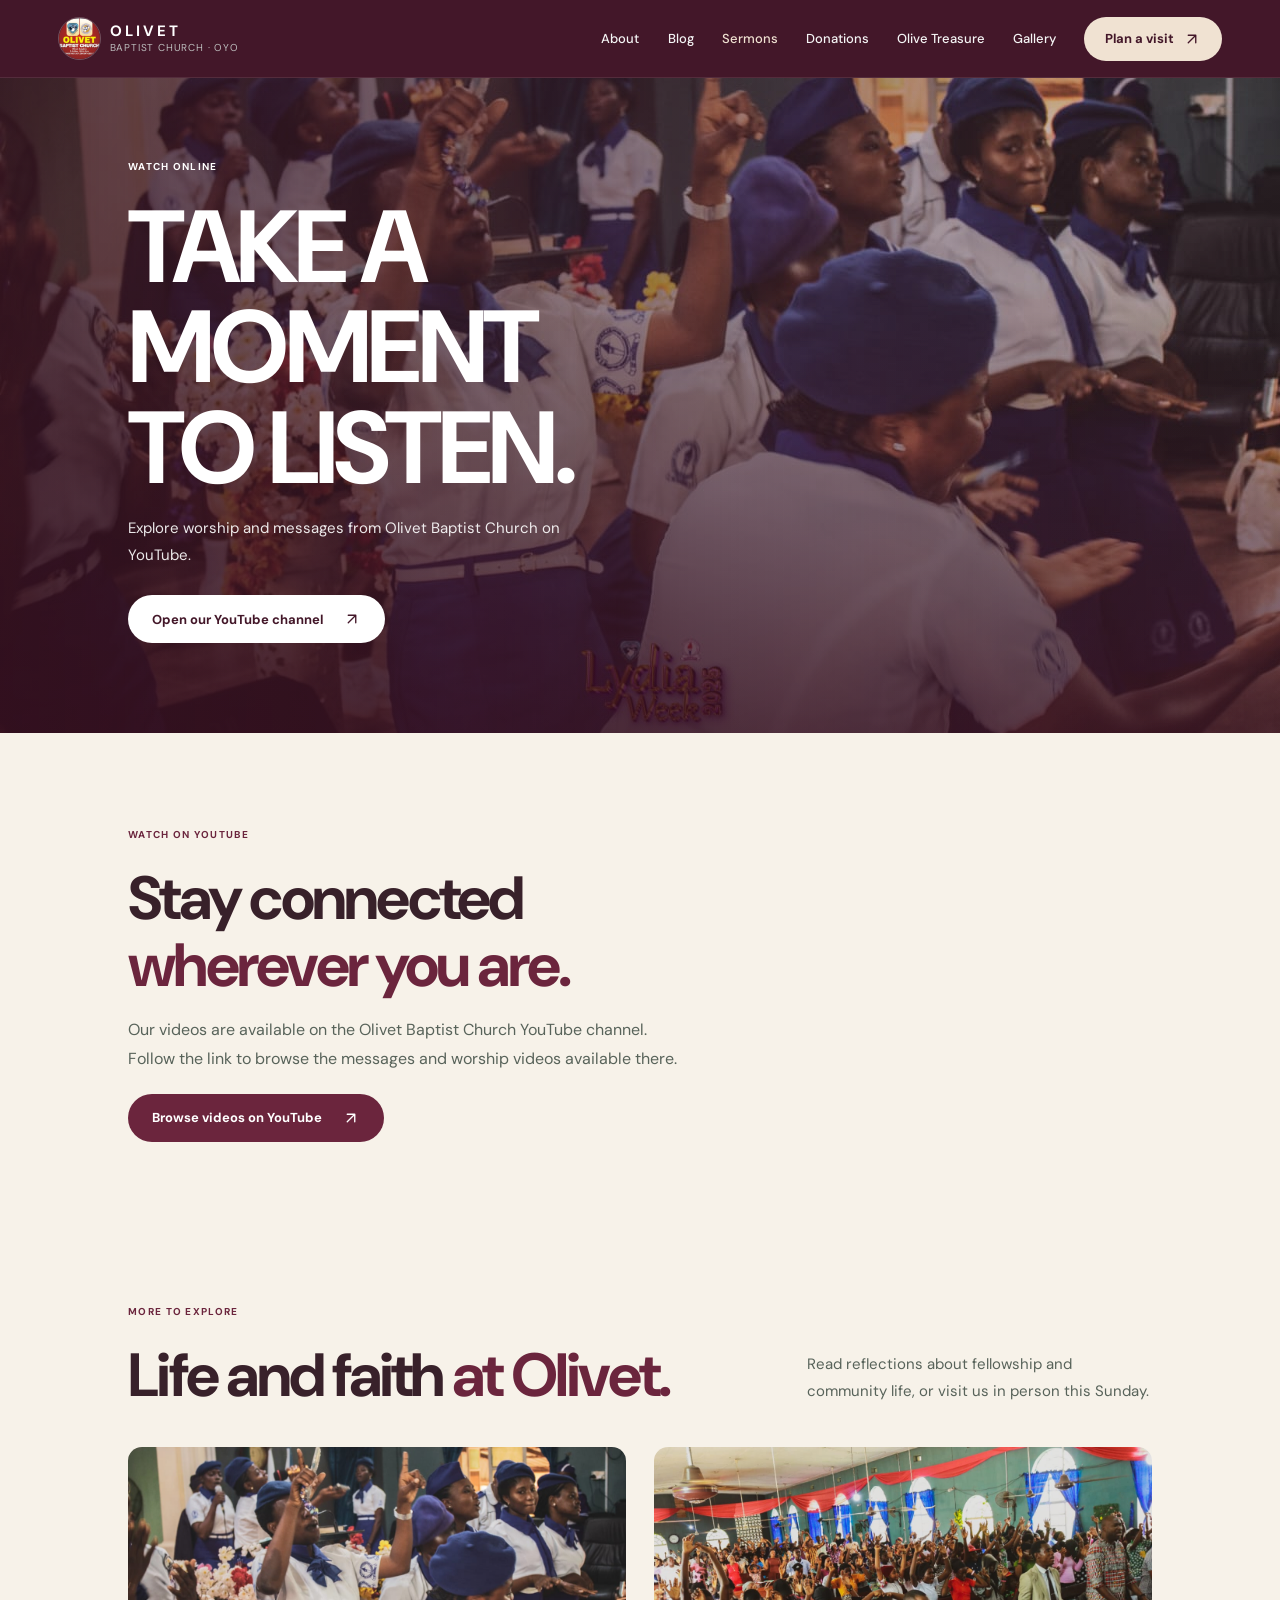
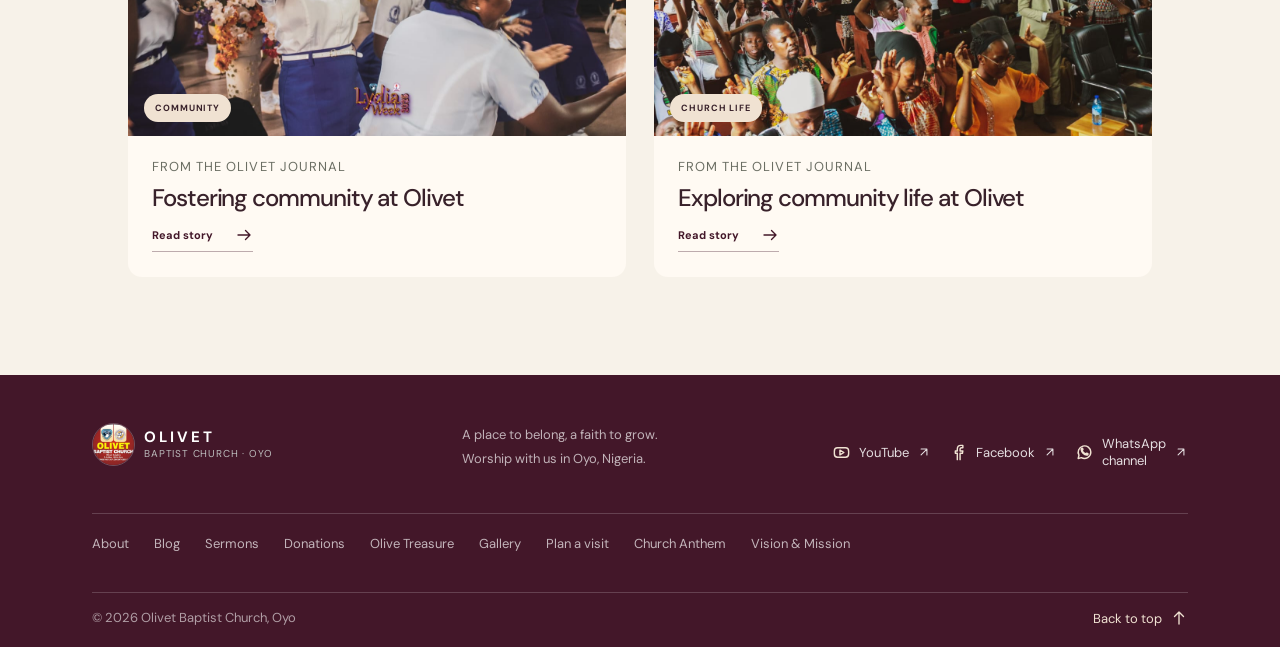
<file: sermons.html>
<!doctype html>
<html lang="en">
  <head>
    <meta charset="utf-8">
    <meta name="viewport" content="width=device-width, initial-scale=1">
    <meta name="theme-color" content="#431729">
    <meta name="description" content="Watch and listen to Olivet Baptist Church, Oyo. Find video messages on our YouTube channel.">
    <title>Sermons &amp; Messages | Olivet Baptist Church</title>
    <link rel="preconnect" href="https://fonts.googleapis.com">
    <link rel="preconnect" href="https://fonts.gstatic.com" crossorigin>
    <link href="https://fonts.googleapis.com/css2?family=DM+Sans:wght@400;500;600;700&display=swap" rel="stylesheet">
    <link rel="stylesheet" href="styles.css">
    <script src="script.js" defer></script>
  </head>
  <body>
    <a class="skip-link" href="#main">Skip to content</a>
    <div class="topline"><p>Olivet Heights, Oyo, Nigeria</p><a href="https://www.youtube.com/@olivetbaptistchurchoyo" target="_blank" rel="noreferrer">Watch us on YouTube <svg class="icon icon-arrow-up-right" viewBox="0 0 24 24" fill="none" stroke="currentColor" stroke-width="1.8" stroke-linecap="round" stroke-linejoin="round" aria-hidden="true" focusable="false"><path d="M7 17 17 7M7 7h10v10"/></svg></a></div>
    <header class="site-header">
      <a class="brand" href="index.html" aria-label="Olivet Baptist Church home"><img class="brand-logo" src="assets/cropped-Olivetlogo.jpeg" alt=""><span class="brand-name"><strong>OLIVET</strong><small>BAPTIST CHURCH · OYO</small></span></a>
      <button class="menu-toggle" type="button" aria-expanded="false" aria-controls="primary-navigation"><span class="menu-toggle-label">Menu</span><span class="menu-icon" aria-hidden="true"><svg class="icon icon-menu" viewBox="0 0 24 24" fill="none" stroke="currentColor" stroke-width="1.8" stroke-linecap="round" stroke-linejoin="round" aria-hidden="true" focusable="false"><path d="M4 8h16M4 16h16"/></svg><svg class="icon icon-close" viewBox="0 0 24 24" fill="none" stroke="currentColor" stroke-width="1.8" stroke-linecap="round" stroke-linejoin="round" aria-hidden="true" focusable="false"><path d="m6 6 12 12M18 6 6 18"/></svg></span></button>
      <nav class="navigation" id="primary-navigation" aria-label="Main navigation"><a href="about.html">About</a><a href="blog.html">Blog</a><a href="sermons.html" aria-current="page">Sermons</a><a href="donations.html">Donations</a><a href="olive-treasure.html">Olive Treasure</a><a href="gallery.html">Gallery</a><a class="nav-visit" href="visit.html">Plan a visit <svg class="icon icon-arrow-up-right" viewBox="0 0 24 24" fill="none" stroke="currentColor" stroke-width="1.8" stroke-linecap="round" stroke-linejoin="round" aria-hidden="true" focusable="false"><path d="M7 17 17 7M7 7h10v10"/></svg></a></nav>
    </header>
    <main id="main">
      <section class="page-hero page-hero-sermons"><div class="page-hero-content"><p class="eyebrow eyebrow-light"><span></span> Watch online</p><h1>Take a moment<br>to <em>listen.</em></h1><p>Explore worship and messages from Olivet Baptist Church on YouTube.</p><a class="button button-light" href="https://www.youtube.com/@olivetbaptistchurchoyo" target="_blank" rel="noreferrer">Open our YouTube channel <svg class="icon icon-arrow-up-right" viewBox="0 0 24 24" fill="none" stroke="currentColor" stroke-width="1.8" stroke-linecap="round" stroke-linejoin="round" aria-hidden="true" focusable="false"><path d="M7 17 17 7M7 7h10v10"/></svg></a></div></section>
      <section class="section-wrap media-page-intro"><p class="eyebrow"><span></span> Watch on YouTube</p><h2>Stay connected<br><em>wherever you are.</em></h2><p>Our videos are available on the Olivet Baptist Church YouTube channel. Follow the link to browse the messages and worship videos available there.</p><a class="button button-dark" href="https://www.youtube.com/@olivetbaptistchurchoyo" target="_blank" rel="noreferrer">Browse videos on YouTube <svg class="icon icon-arrow-up-right" viewBox="0 0 24 24" fill="none" stroke="currentColor" stroke-width="1.8" stroke-linecap="round" stroke-linejoin="round" aria-hidden="true" focusable="false"><path d="M7 17 17 7M7 7h10v10"/></svg></a></section>
      <section class="section-wrap stories-list"><div class="section-heading-row"><div><p class="eyebrow"><span></span> More to explore</p><h2>Life and faith <em>at Olivet.</em></h2></div><p>Read reflections about fellowship and community life, or visit us in person this Sunday.</p></div>
        <div class="story-cards">
          <article class="story-card"><a class="story-card-image" href="fostering-community-at-olivet-baptist-church.html"><img src="assets/IMG-20260530-WA0029.jpg" alt="Church members gathered in worship" loading="lazy"><span>Community</span></a><div class="story-card-copy"><p class="story-date">From the Olivet journal</p><h3><a href="fostering-community-at-olivet-baptist-church.html">Fostering community at Olivet</a></h3><a class="underlined-link" href="fostering-community-at-olivet-baptist-church.html">Read story <svg class="icon icon-arrow-right" viewBox="0 0 24 24" fill="none" stroke="currentColor" stroke-width="1.8" stroke-linecap="round" stroke-linejoin="round" aria-hidden="true" focusable="false"><path d="M4 12h16M14 6l6 6-6 6"/></svg></a></div></article>
          <article class="story-card"><a class="story-card-image" href="exploring-community-life-at-olivet-baptist-church.html"><img src="assets/IMG-20260530-WA0041.jpg" alt="A moment from life at Olivet Baptist Church" loading="lazy"><span>Church life</span></a><div class="story-card-copy"><p class="story-date">From the Olivet journal</p><h3><a href="exploring-community-life-at-olivet-baptist-church.html">Exploring community life at Olivet</a></h3><a class="underlined-link" href="exploring-community-life-at-olivet-baptist-church.html">Read story <svg class="icon icon-arrow-right" viewBox="0 0 24 24" fill="none" stroke="currentColor" stroke-width="1.8" stroke-linecap="round" stroke-linejoin="round" aria-hidden="true" focusable="false"><path d="M4 12h16M14 6l6 6-6 6"/></svg></a></div></article>
        </div>
      </section>
    </main>
    <footer class="site-footer">
      <div class="footer-main"><a class="brand brand-footer" href="index.html" aria-label="Olivet Baptist Church home"><img class="brand-logo" src="assets/cropped-Olivetlogo.jpeg" alt=""><span class="brand-name"><strong>OLIVET</strong><small>BAPTIST CHURCH · OYO</small></span></a><p>A place to belong, a faith to grow.<br>Worship with us in Oyo, Nigeria.</p><div class="footer-socials" aria-label="Social media"><a href="https://www.youtube.com/@olivetbaptistchurchoyo" target="_blank" rel="noreferrer"><svg class="icon icon-youtube social-icon" viewBox="0 0 24 24" fill="none" stroke="currentColor" stroke-width="1.8" stroke-linecap="round" stroke-linejoin="round" aria-hidden="true" focusable="false"><rect x="3" y="6" width="18" height="12" rx="4"/><path d="m10 9 5 3-5 3z"/></svg><span>YouTube</span> <svg class="icon icon-arrow-up-right" viewBox="0 0 24 24" fill="none" stroke="currentColor" stroke-width="1.8" stroke-linecap="round" stroke-linejoin="round" aria-hidden="true" focusable="false"><path d="M7 17 17 7M7 7h10v10"/></svg></a><a href="https://www.facebook.com/share/p/1FdBsMkZnK/" target="_blank" rel="noreferrer"><svg class="icon icon-facebook social-icon" viewBox="0 0 24 24" fill="none" stroke="currentColor" stroke-width="1.8" stroke-linecap="round" stroke-linejoin="round" aria-hidden="true" focusable="false"><path d="M14 21v-8h3l.5-3H14V8c0-1 .5-2 2-2h1.5V3H15c-3 0-4.5 1.8-4.5 4.6V10H8v3h2.5v8"/></svg><span>Facebook</span> <svg class="icon icon-arrow-up-right" viewBox="0 0 24 24" fill="none" stroke="currentColor" stroke-width="1.8" stroke-linecap="round" stroke-linejoin="round" aria-hidden="true" focusable="false"><path d="M7 17 17 7M7 7h10v10"/></svg></a><a href="https://whatsapp.com/channel/0029Vb96XgZEquiRtHZphS29" target="_blank" rel="noreferrer"><svg class="icon icon-whatsapp social-icon" viewBox="0 0 24 24" fill="none" stroke="currentColor" stroke-width="1.8" stroke-linecap="round" stroke-linejoin="round" aria-hidden="true" focusable="false"><path d="M20 11.5a8 8 0 0 1-12 7l-4 1 1-4a8 8 0 1 1 15-4Z"/><path d="M9 8.5c.3 2.5 2.2 4.4 4.7 5.3l1.3-1 1.5.8c.1.8-.6 1.6-1.6 1.6-3.6-.4-6.7-3.5-7.1-7.1 0-.9.7-1.6 1.5-1.6l.8 1.5Z"/></svg><span>WhatsApp channel</span> <svg class="icon icon-arrow-up-right" viewBox="0 0 24 24" fill="none" stroke="currentColor" stroke-width="1.8" stroke-linecap="round" stroke-linejoin="round" aria-hidden="true" focusable="false"><path d="M7 17 17 7M7 7h10v10"/></svg></a></div><nav class="footer-pages" aria-label="Pages"><a href="about.html">About</a><a href="blog.html">Blog</a><a href="sermons.html">Sermons</a><a href="donations.html">Donations</a><a href="olive-treasure.html">Olive Treasure</a><a href="gallery.html">Gallery</a><a href="visit.html">Plan a visit</a><a href="about.html#church-anthem">Church Anthem</a><a href="about.html#vision-mission">Vision &amp; Mission</a></nav></div>
      <div class="footer-bottom"><span>© <span id="current-year">2026</span> Olivet Baptist Church, Oyo</span><a href="#">Back to top <svg class="icon icon-arrow-up" viewBox="0 0 24 24" fill="none" stroke="currentColor" stroke-width="1.8" stroke-linecap="round" stroke-linejoin="round" aria-hidden="true" focusable="false"><path d="M12 20V4m-6 6 6-6 6 6"/></svg></a></div>
    </footer>
  </body>
</html>
</file>
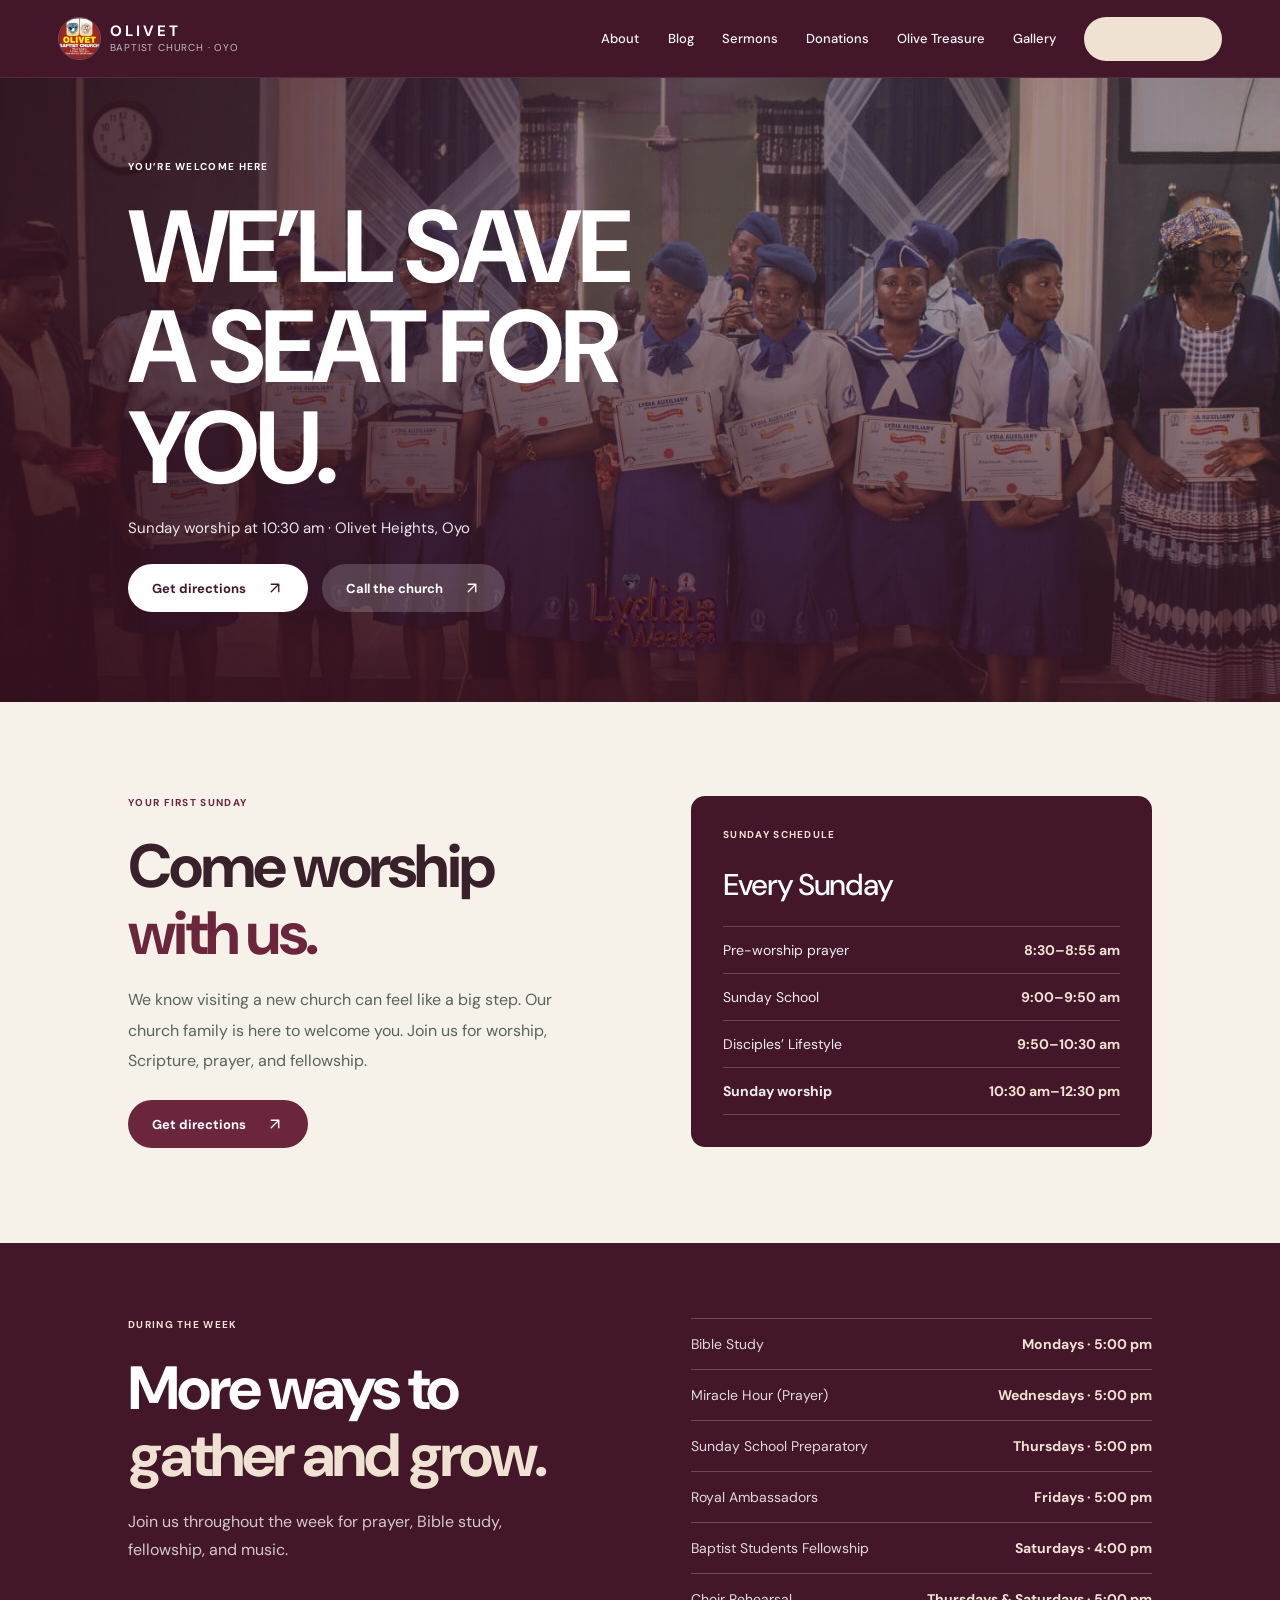
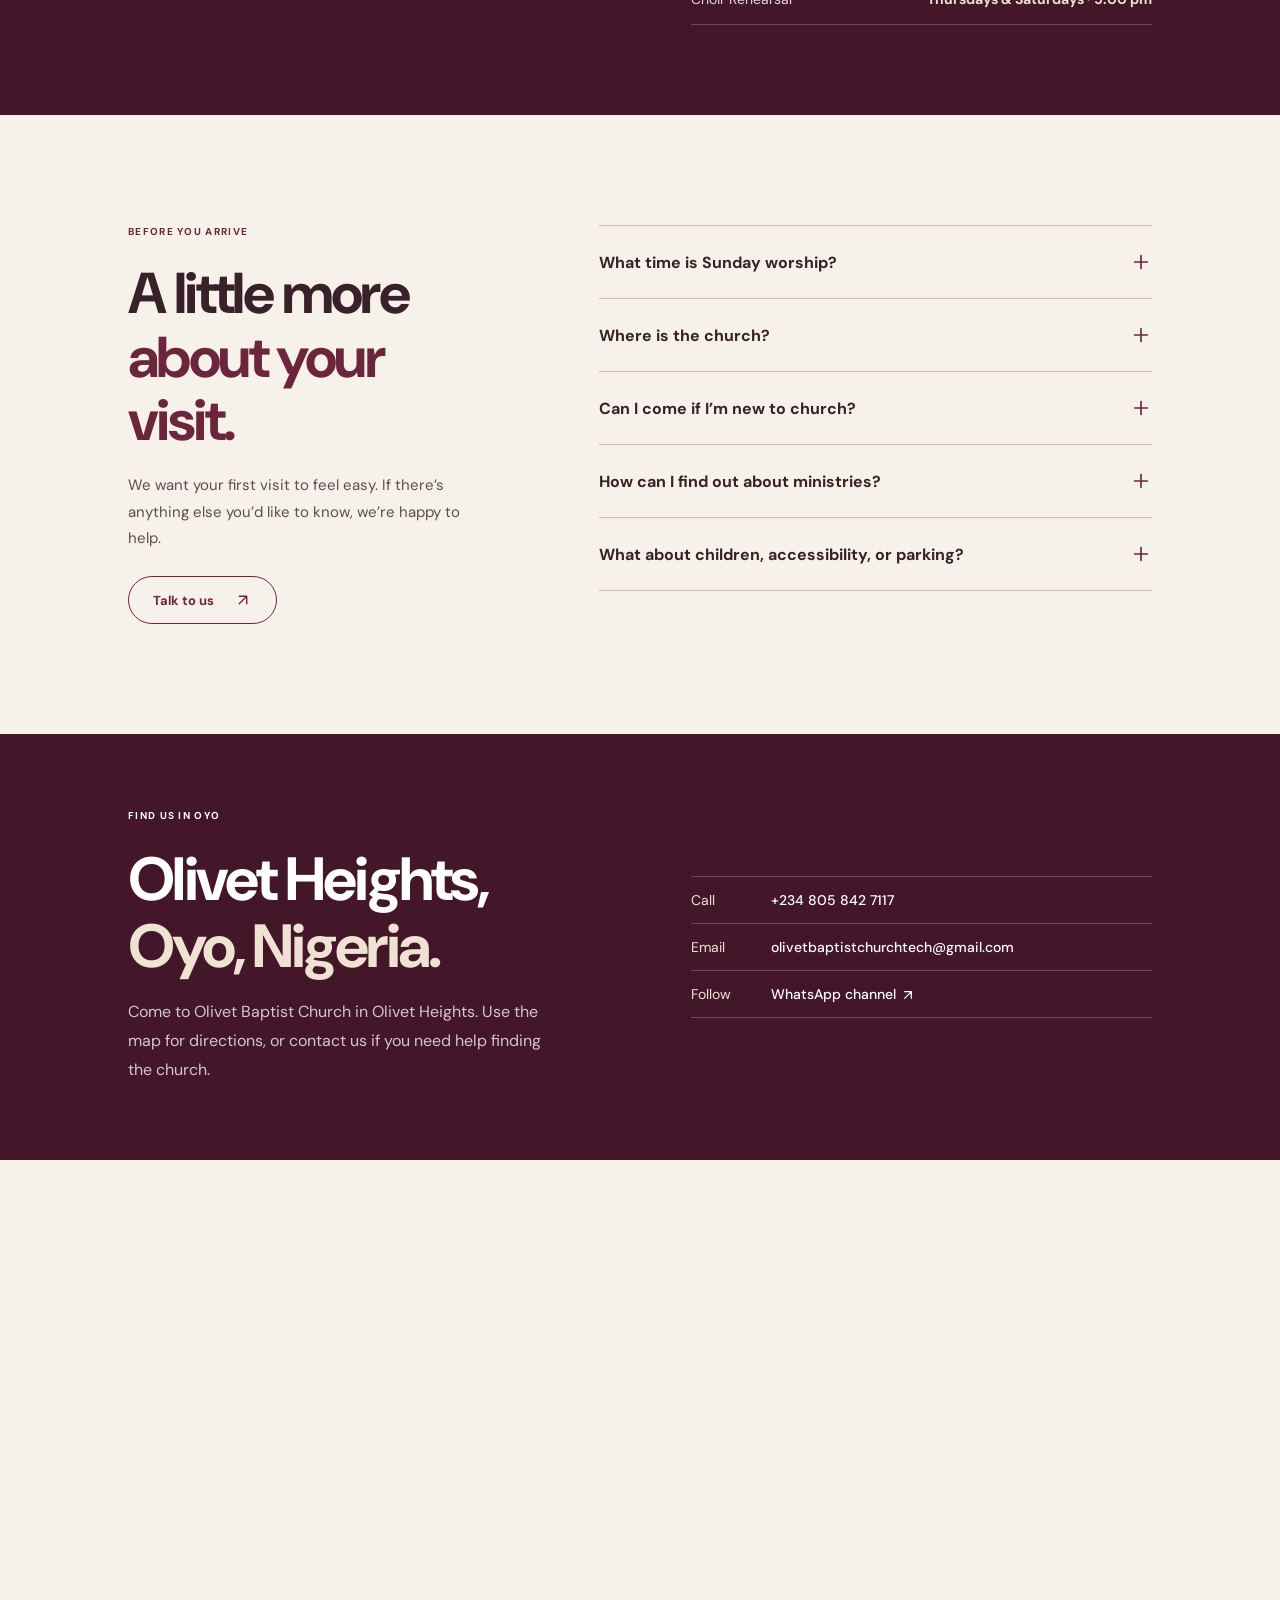
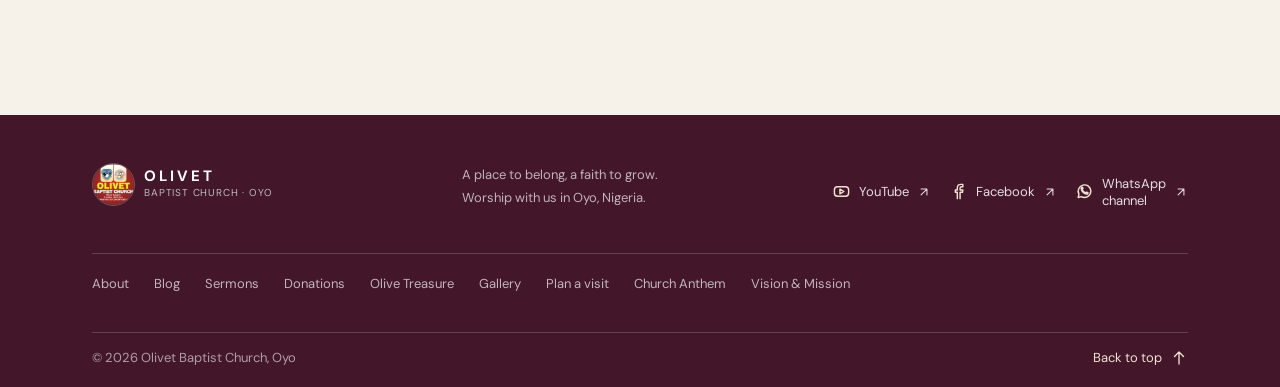
<file: visit.html>
<!doctype html>
<html lang="en">
  <head>
    <meta charset="utf-8">
    <meta name="viewport" content="width=device-width, initial-scale=1">
    <meta name="theme-color" content="#431729">
    <meta name="description" content="Plan your visit to Olivet Baptist Church at Olivet Heights, Oyo. Sunday worship starts at 10:30 am.">
    <title>Plan a Visit | Olivet Baptist Church</title>
    <link rel="preconnect" href="https://fonts.googleapis.com">
    <link rel="preconnect" href="https://fonts.gstatic.com" crossorigin>
    <link href="https://fonts.googleapis.com/css2?family=DM+Sans:wght@400;500;600;700&display=swap" rel="stylesheet">
    <link rel="stylesheet" href="styles.css">
    <script src="script.js" defer></script>
  </head>
  <body>
    <a class="skip-link" href="#main">Skip to content</a>
    <div class="topline"><p>Olivet Heights, Oyo, Nigeria</p><a href="https://www.youtube.com/@olivetbaptistchurchoyo" target="_blank" rel="noreferrer">Watch us on YouTube <svg class="icon icon-arrow-up-right" viewBox="0 0 24 24" fill="none" stroke="currentColor" stroke-width="1.8" stroke-linecap="round" stroke-linejoin="round" aria-hidden="true" focusable="false"><path d="M7 17 17 7M7 7h10v10"/></svg></a></div>
    <header class="site-header">
      <a class="brand" href="index.html" aria-label="Olivet Baptist Church home"><img class="brand-logo" src="assets/cropped-Olivetlogo.jpeg" alt=""><span class="brand-name"><strong>OLIVET</strong><small>BAPTIST CHURCH · OYO</small></span></a>
      <button class="menu-toggle" type="button" aria-expanded="false" aria-controls="primary-navigation"><span class="menu-toggle-label">Menu</span><span class="menu-icon" aria-hidden="true"><svg class="icon icon-menu" viewBox="0 0 24 24" fill="none" stroke="currentColor" stroke-width="1.8" stroke-linecap="round" stroke-linejoin="round" aria-hidden="true" focusable="false"><path d="M4 8h16M4 16h16"/></svg><svg class="icon icon-close" viewBox="0 0 24 24" fill="none" stroke="currentColor" stroke-width="1.8" stroke-linecap="round" stroke-linejoin="round" aria-hidden="true" focusable="false"><path d="m6 6 12 12M18 6 6 18"/></svg></span></button>
      <nav class="navigation" id="primary-navigation" aria-label="Main navigation"><a href="about.html">About</a><a href="blog.html">Blog</a><a href="sermons.html">Sermons</a><a href="donations.html">Donations</a><a href="olive-treasure.html">Olive Treasure</a><a href="gallery.html">Gallery</a><a class="nav-visit" href="visit.html" aria-current="page">Plan a visit <svg class="icon icon-arrow-up-right" viewBox="0 0 24 24" fill="none" stroke="currentColor" stroke-width="1.8" stroke-linecap="round" stroke-linejoin="round" aria-hidden="true" focusable="false"><path d="M7 17 17 7M7 7h10v10"/></svg></a></nav>
    </header>
    <main id="main">
      <section class="page-hero page-hero-visit"><div class="page-hero-content"><p class="eyebrow eyebrow-light"><span></span> You’re welcome here</p><h1>We’ll save<br><em>a seat for you.</em></h1><p>Sunday worship at 10:30 am · Olivet Heights, Oyo</p><div class="visit-hero-actions"><a class="button button-light" href="https://www.google.com/maps/dir/?api=1&amp;destination=7.8212125%2C3.9216406" target="_blank" rel="noreferrer">Get directions <svg class="icon icon-arrow-up-right" viewBox="0 0 24 24" fill="none" stroke="currentColor" stroke-width="1.8" stroke-linecap="round" stroke-linejoin="round" aria-hidden="true" focusable="false"><path d="M7 17 17 7M7 7h10v10"/></svg></a><a class="button button-glass" href="tel:+2348058427117">Call the church <svg class="icon icon-arrow-up-right" viewBox="0 0 24 24" fill="none" stroke="currentColor" stroke-width="1.8" stroke-linecap="round" stroke-linejoin="round" aria-hidden="true" focusable="false"><path d="M7 17 17 7M7 7h10v10"/></svg></a></div></div></section>
      <section class="visit-welcome section-wrap"><div><p class="eyebrow"><span></span> Your first Sunday</p><h2>Come worship<br><em>with us.</em></h2><p>We know visiting a new church can feel like a big step. Our church family is here to welcome you. Join us for worship, Scripture, prayer, and fellowship.</p><a class="button button-dark" href="https://www.google.com/maps/dir/?api=1&destination=7.8212125%2C3.9216406" target="_blank" rel="noreferrer">Get directions <svg class="icon icon-arrow-up-right" viewBox="0 0 24 24" fill="none" stroke="currentColor" stroke-width="1.8" stroke-linecap="round" stroke-linejoin="round" aria-hidden="true" focusable="false"><path d="M7 17 17 7M7 7h10v10"/></svg></a></div>
        <div class="visit-schedule"><p class="eyebrow"><span></span> Sunday schedule</p><h3>Every Sunday</h3><div class="schedule-list schedule-list-light"><div class="schedule-row"><span>Pre-worship prayer</span><time>8:30–8:55 am</time></div><div class="schedule-row"><span>Sunday School</span><time>9:00–9:50 am</time></div><div class="schedule-row"><span>Disciples’ Lifestyle</span><time>9:50–10:30 am</time></div><div class="schedule-row schedule-highlight"><span>Sunday worship</span><time>10:30 am–12:30 pm</time></div></div></div>
      </section>
      <section class="other-gatherings section-wrap"><div><p class="eyebrow"><span></span> During the week</p><h2>More ways to<br><em>gather and grow.</em></h2><p>Join us throughout the week for prayer, Bible study, fellowship, and music.</p></div><div class="meeting-list"><div><span>Bible Study</span><time>Mondays · 5:00 pm</time></div><div><span>Miracle Hour (Prayer)</span><time>Wednesdays · 5:00 pm</time></div><div><span>Sunday School Preparatory</span><time>Thursdays · 5:00 pm</time></div><div><span>Royal Ambassadors</span><time>Fridays · 5:00 pm</time></div><div><span>Baptist Students Fellowship</span><time>Saturdays · 4:00 pm</time></div><div><span>Choir Rehearsal</span><time>Thursdays &amp; Saturdays · 5:00 pm</time></div></div></section>
      <section class="visit-faq section-wrap" aria-labelledby="visit-faq-title">
        <div class="visit-faq-intro"><p class="eyebrow"><span></span> Before you arrive</p><h2 id="visit-faq-title">A little more<br><em>about your visit.</em></h2><p>We want your first visit to feel easy. If there’s anything else you’d like to know, we’re happy to help.</p><a class="button button-outline" href="tel:+2348058427117">Talk to us <svg class="icon icon-arrow-up-right" viewBox="0 0 24 24" fill="none" stroke="currentColor" stroke-width="1.8" stroke-linecap="round" stroke-linejoin="round" aria-hidden="true" focusable="false"><path d="M7 17 17 7M7 7h10v10"/></svg></a></div>
        <div class="faq-list">
          <details><summary>What time is Sunday worship?<svg class="icon icon-plus" viewBox="0 0 24 24" fill="none" stroke="currentColor" stroke-width="1.8" stroke-linecap="round" stroke-linejoin="round" aria-hidden="true" focusable="false"><path d="M12 5v14M5 12h14"/></svg></summary><p>Sunday worship begins at 10:30 am. You’re also welcome to join us earlier for prayer, Sunday School, and Disciples’ Lifestyle.</p></details>
          <details><summary>Where is the church?<svg class="icon icon-plus" viewBox="0 0 24 24" fill="none" stroke="currentColor" stroke-width="1.8" stroke-linecap="round" stroke-linejoin="round" aria-hidden="true" focusable="false"><path d="M12 5v14M5 12h14"/></svg></summary><p>We’re at Olivet Heights, Oyo, Nigeria. <a href="https://www.google.com/maps/dir/?api=1&amp;destination=7.8212125%2C3.9216406" target="_blank" rel="noreferrer">Get directions on Google Maps</a>.</p></details>
          <details><summary>Can I come if I’m new to church?<svg class="icon icon-plus" viewBox="0 0 24 24" fill="none" stroke="currentColor" stroke-width="1.8" stroke-linecap="round" stroke-linejoin="round" aria-hidden="true" focusable="false"><path d="M12 5v14M5 12h14"/></svg></summary><p>Yes. Whether you’re exploring faith or looking for a church family, you’re welcome to join us.</p></details>
          <details><summary>How can I find out about ministries?<svg class="icon icon-plus" viewBox="0 0 24 24" fill="none" stroke="currentColor" stroke-width="1.8" stroke-linecap="round" stroke-linejoin="round" aria-hidden="true" focusable="false"><path d="M12 5v14M5 12h14"/></svg></summary><p>Ask us when you visit, or call <a href="tel:+2348058427117">+234 805 842 7117</a> to learn about opportunities for children, youth, families, and serving.</p></details>
          <details><summary>What about children, accessibility, or parking?<svg class="icon icon-plus" viewBox="0 0 24 24" fill="none" stroke="currentColor" stroke-width="1.8" stroke-linecap="round" stroke-linejoin="round" aria-hidden="true" focusable="false"><path d="M12 5v14M5 12h14"/></svg></summary><p>We’d be glad to help you prepare. Please <a href="tel:+2348058427117">call the church</a> to ask about children’s activities, accessibility, parking, service language, or anything else you need to know.</p></details>
        </div>
      </section>
      <section class="visit-contact-band"><div class="section-wrap visit-contact-inner"><div><p class="eyebrow eyebrow-light"><span></span> Find us in Oyo</p><h2>Olivet Heights,<br><em>Oyo, Nigeria.</em></h2><p>Come to Olivet Baptist Church in Olivet Heights. Use the map for directions, or contact us if you need help finding the church.</p></div><div class="visit-contact-details"><a href="tel:+2348058427117"><span>Call</span><strong>+234 805 842 7117</strong></a><a href="mailto:olivetbaptistchurchtech@gmail.com"><span>Email</span><strong>olivetbaptistchurchtech@gmail.com</strong></a><a href="https://whatsapp.com/channel/0029Vb96XgZEquiRtHZphS29" target="_blank" rel="noreferrer"><span>Follow</span><strong>WhatsApp channel <svg class="icon icon-arrow-up-right" viewBox="0 0 24 24" fill="none" stroke="currentColor" stroke-width="1.8" stroke-linecap="round" stroke-linejoin="round" aria-hidden="true" focusable="false"><path d="M7 17 17 7M7 7h10v10"/></svg></strong></a></div></div></section>
      <section class="section-wrap visit-map-page"><iframe title="Map showing Olivet Baptist Church in Oyo, Nigeria" src="https://maps.google.com/maps?q=7.8212125%2C3.9216406&t=&z=15&ie=UTF8&iwloc=&output=embed" loading="lazy" referrerpolicy="no-referrer-when-downgrade"></iframe></section>
    </main>
    <footer class="site-footer">
      <div class="footer-main"><a class="brand brand-footer" href="index.html" aria-label="Olivet Baptist Church home"><img class="brand-logo" src="assets/cropped-Olivetlogo.jpeg" alt=""><span class="brand-name"><strong>OLIVET</strong><small>BAPTIST CHURCH · OYO</small></span></a><p>A place to belong, a faith to grow.<br>Worship with us in Oyo, Nigeria.</p><div class="footer-socials" aria-label="Social media"><a href="https://www.youtube.com/@olivetbaptistchurchoyo" target="_blank" rel="noreferrer"><svg class="icon icon-youtube social-icon" viewBox="0 0 24 24" fill="none" stroke="currentColor" stroke-width="1.8" stroke-linecap="round" stroke-linejoin="round" aria-hidden="true" focusable="false"><rect x="3" y="6" width="18" height="12" rx="4"/><path d="m10 9 5 3-5 3z"/></svg><span>YouTube</span> <svg class="icon icon-arrow-up-right" viewBox="0 0 24 24" fill="none" stroke="currentColor" stroke-width="1.8" stroke-linecap="round" stroke-linejoin="round" aria-hidden="true" focusable="false"><path d="M7 17 17 7M7 7h10v10"/></svg></a><a href="https://www.facebook.com/share/p/1FdBsMkZnK/" target="_blank" rel="noreferrer"><svg class="icon icon-facebook social-icon" viewBox="0 0 24 24" fill="none" stroke="currentColor" stroke-width="1.8" stroke-linecap="round" stroke-linejoin="round" aria-hidden="true" focusable="false"><path d="M14 21v-8h3l.5-3H14V8c0-1 .5-2 2-2h1.5V3H15c-3 0-4.5 1.8-4.5 4.6V10H8v3h2.5v8"/></svg><span>Facebook</span> <svg class="icon icon-arrow-up-right" viewBox="0 0 24 24" fill="none" stroke="currentColor" stroke-width="1.8" stroke-linecap="round" stroke-linejoin="round" aria-hidden="true" focusable="false"><path d="M7 17 17 7M7 7h10v10"/></svg></a><a href="https://whatsapp.com/channel/0029Vb96XgZEquiRtHZphS29" target="_blank" rel="noreferrer"><svg class="icon icon-whatsapp social-icon" viewBox="0 0 24 24" fill="none" stroke="currentColor" stroke-width="1.8" stroke-linecap="round" stroke-linejoin="round" aria-hidden="true" focusable="false"><path d="M20 11.5a8 8 0 0 1-12 7l-4 1 1-4a8 8 0 1 1 15-4Z"/><path d="M9 8.5c.3 2.5 2.2 4.4 4.7 5.3l1.3-1 1.5.8c.1.8-.6 1.6-1.6 1.6-3.6-.4-6.7-3.5-7.1-7.1 0-.9.7-1.6 1.5-1.6l.8 1.5Z"/></svg><span>WhatsApp channel</span> <svg class="icon icon-arrow-up-right" viewBox="0 0 24 24" fill="none" stroke="currentColor" stroke-width="1.8" stroke-linecap="round" stroke-linejoin="round" aria-hidden="true" focusable="false"><path d="M7 17 17 7M7 7h10v10"/></svg></a></div><nav class="footer-pages" aria-label="Pages"><a href="about.html">About</a><a href="blog.html">Blog</a><a href="sermons.html">Sermons</a><a href="donations.html">Donations</a><a href="olive-treasure.html">Olive Treasure</a><a href="gallery.html">Gallery</a><a href="visit.html">Plan a visit</a><a href="about.html#church-anthem">Church Anthem</a><a href="about.html#vision-mission">Vision &amp; Mission</a></nav></div>
      <div class="footer-bottom"><span>© <span id="current-year">2026</span> Olivet Baptist Church, Oyo</span><a href="#">Back to top <svg class="icon icon-arrow-up" viewBox="0 0 24 24" fill="none" stroke="currentColor" stroke-width="1.8" stroke-linecap="round" stroke-linejoin="round" aria-hidden="true" focusable="false"><path d="M12 20V4m-6 6 6-6 6 6"/></svg></a></div>
    </footer>
  </body>
</html>
</file>
<file: styles.css>
:root {
  color-scheme: light;
  --paper: #f7f2e9;
  --paper-deep: #eee4d8;
  --ink: #38212a;
  --ink-soft: #614a50;
  --green: #6b253d;
  --green-deep: #431729;
  --lime: #f0e2d2;
  --clay: #8c4056;
  --white: #fffaf3;
  --serif: var(--sans);
  --sans: "DM Sans", Arial, sans-serif;
}

* { box-sizing: border-box; }

html { scroll-behavior: smooth; scroll-padding-top: 86px; }

body {
  margin: 0;
  background: var(--paper);
  color: var(--ink);
  font-family: var(--sans);
  -webkit-font-smoothing: antialiased;
}

a { color: inherit; text-decoration: none; }

button, a { -webkit-tap-highlight-color: transparent; }

img { display: block; max-width: 100%; }

.skip-link {
  position: absolute;
  z-index: 20;
  top: 8px;
  left: 8px;
  padding: 12px 16px;
  transform: translateY(-150%);
  background: var(--white);
  color: var(--ink);
}

.skip-link:focus { transform: translateY(0); }

.topline {
  display: flex;
  min-height: 34px;
  align-items: center;
  justify-content: space-between;
  padding: 0 7.2%;
  background: var(--green-deep);
  color: #e7e9dd;
  font-size: 10px;
  letter-spacing: .08em;
}

.topline p { margin: 0; }
.topline a { color: var(--lime); }
.topline a span { padding-left: 4px; }

.site-header {
  position: relative;
  z-index: 10;
  display: flex;
  height: 82px;
  align-items: center;
  justify-content: space-between;
  padding: 0 7.2%;
  background: var(--paper);
}

.brand { display: inline-flex; align-items: center; gap: 10px; }

.brand-mark { display: grid; width: 40px; height: 40px; place-items: center; color: var(--green); }
.brand-mark svg { width: 100%; }
.brand-logo { width: 44px; height: 44px; border-radius: 50%; object-fit: cover; }

.brand-name { display: flex; flex-direction: column; gap: 2px; }
.brand-name strong { font-size: 17px; letter-spacing: .15em; line-height: 1; }
.brand-name small { font-size: 8px; letter-spacing: .15em; }

.navigation { display: flex; height: 100%; align-items: center; gap: clamp(20px, 3vw, 46px); }
.navigation a { font-size: 12px; font-weight: 600; transition: color .2s ease; }
.navigation a:hover, .footer-socials a:hover { color: var(--clay); }
.navigation .nav-visit { padding: 13px 18px; border: 1px solid #c9c8b9; }
.nav-visit span { margin-left: 9px; color: var(--clay); }

.menu-toggle { display: none; }

.hero {
  position: relative;
  display: flex;
  min-height: min(660px, calc(100svh - 116px));
  align-items: center;
  overflow: hidden;
  background: var(--green-deep);
  color: var(--white);
}

.hero-image, .hero-shade { position: absolute; inset: 0; width: 100%; height: 100%; }
.hero-image { object-fit: cover; object-position: center 42%; }
.hero-shade { background: linear-gradient(90deg, rgba(51, 15, 30, .91) 0%, rgba(67, 23, 41, .78) 42%, rgba(67, 23, 41, .12) 100%), linear-gradient(0deg, rgba(51, 15, 30, .3), transparent 45%); }

.hero-content { position: relative; z-index: 1; width: min(660px, 70%); padding: 85px 0 105px 12.5%; }

.eyebrow {
  display: flex;
  align-items: center;
  gap: 10px;
  margin: 0 0 24px;
  color: var(--clay);
  font-size: 10px;
  font-weight: 700;
  letter-spacing: .16em;
  text-transform: uppercase;
}

.eyebrow > span { display: none; }
.eyebrow-light { color: var(--lime); }

h1, h2, h3, p { margin-top: 0; }

h1, h2 {
  font-family: var(--serif);
  font-weight: 500;
  letter-spacing: -.035em;
}

.hero h1 { margin-bottom: 22px; font-size: clamp(50px, 7vw, 92px); line-height: 1.02; }
h1 em, h2 em { color: var(--lime); font-weight: 500; }

.hero-copy { max-width: 400px; margin-bottom: 32px; color: rgba(255,255,255,.82); font-size: 15px; line-height: 1.8; }
.hero-actions, .visit-actions { display: flex; align-items: center; gap: 26px; }

.button {
  display: inline-flex;
  min-height: 49px;
  align-items: center;
  justify-content: center;
  gap: 24px;
  padding: 0 20px;
  font-size: 11px;
  font-weight: 700;
  transition: background .2s ease, color .2s ease, border-color .2s ease;
}

.button-light { background: var(--lime); color: var(--ink); }
.button-light:hover { background: var(--white); }
.button span { font-size: 15px; }

.text-link { font-size: 11px; font-weight: 600; }
.text-link span { margin-left: 9px; font-size: 12px; }
.text-link-light { color: var(--white); }
.text-link-light:hover { color: var(--lime); }

.hero-caption {
  position: absolute;
  right: 7.2%;
  bottom: 42px;
  display: flex;
  align-items: center;
  gap: 10px;
  color: rgba(255,255,255,.8);
  font-size: 9px;
  letter-spacing: .15em;
  text-transform: uppercase;
}

.caption-rule { width: 35px; height: 1px; background: var(--lime); }

.section-wrap { padding-right: 12.5%; padding-left: 12.5%; }

.welcome {
  display: grid;
  grid-template-columns: 1fr 1fr;
  gap: 8%;
  align-items: end;
  padding-top: 112px;
  padding-bottom: 110px;
}

.welcome h2, .gather-panel h2, .about h2, .ministries-heading h2, .visit-content h2, .contact-strip h2 {
  margin-bottom: 0;
  font-size: clamp(42px, 5vw, 65px);
  line-height: 1.1;
}

.welcome h2 em, .about h2 em, .ministries-heading h2 em, .contact-strip h2 em { color: var(--clay); }
.welcome-copy { max-width: 430px; padding-bottom: 5px; }
.welcome-copy p, .about-copy > p:not(.eyebrow) { margin-bottom: 23px; color: #58635a; font-size: 14px; line-height: 1.9; }
.underlined-link { display: inline-flex; align-items: center; gap: 22px; padding-bottom: 7px; border-bottom: 1px solid #989a81; font-size: 11px; font-weight: 700; }
.underlined-link span { color: var(--clay); font-size: 17px; transition: transform .2s ease; }
.underlined-link:hover span { transform: translateX(4px); }

.gather-section { display: grid; min-height: 620px; grid-template-columns: 1fr 1fr; background: var(--green); }
.gather-photo { position: relative; min-height: 620px; overflow: hidden; }
.gather-photo > img { width: 100%; height: 100%; position: absolute; inset: 0; object-fit: cover; object-position: center; }
.gather-photo::after { position: absolute; inset: 0; background: linear-gradient(0deg, rgba(51, 15, 30, .48), transparent 45%); content: ""; }
.photo-note { position: absolute; z-index: 1; bottom: 43px; left: 10%; display: flex; align-items: center; gap: 14px; color: white; font-family: var(--serif); font-size: 19px; line-height: 1.25; }
.note-icon { display: grid; width: 38px; height: 38px; place-items: center; border: 1px solid rgba(255,255,255,.6); border-radius: 50%; color: var(--lime); font-size: 19px; }

.gather-panel { align-self: center; max-width: 600px; padding: 78px 12.5%; color: var(--white); }
.gather-panel h2 { font-size: clamp(42px, 4.5vw, 60px); }
.gather-description { max-width: 380px; margin: 20px 0 25px; color: rgba(255,255,255,.72); font-size: 13px; line-height: 1.8; }
.schedule-list { margin-bottom: 27px; border-top: 1px solid rgba(255,255,255,.2); }
.schedule-row { display: flex; justify-content: space-between; gap: 15px; padding: 13px 0; border-bottom: 1px solid rgba(255,255,255,.2); color: rgba(255,255,255,.82); font-size: 11px; }
.schedule-row time { white-space: nowrap; color: var(--lime); font-weight: 700; }
.schedule-highlight { color: white; font-weight: 700; }
.button-outline { border: 1px solid rgba(255,255,255,.48); color: white; }
.button-outline:hover { border-color: var(--lime); background: var(--lime); color: var(--ink); }
.about .button-outline, .story-section .button-outline { border-color: var(--green); color: var(--green); }
.about .button-outline:hover, .story-section .button-outline:hover { background: var(--green); color: white; }

.about { display: grid; grid-template-columns: 1fr .85fr; gap: 11%; align-items: center; padding-top: 125px; padding-bottom: 125px; }
.about-copy { max-width: 500px; }
.about-copy h2 { margin-bottom: 28px; font-size: clamp(38px, 4vw, 56px); }
.about-copy strong { color: var(--green); }
.about-image-wrap { position: relative; padding: 0 0 27px 27px; }
.about-image-wrap::before { position: absolute; z-index: 0; inset: 27px 27px 0 0; border: 1px solid #c7bca7; content: ""; }
.about-image-wrap img { position: relative; z-index: 1; width: 100%; aspect-ratio: 4 / 4.7; object-fit: cover; }
.since-badge { position: absolute; z-index: 2; right: -25px; bottom: 8px; display: flex; width: 118px; height: 118px; flex-direction: column; align-items: center; justify-content: center; border-radius: 50%; background: var(--clay); color: white; text-align: center; }
.since-badge strong { font-family: var(--serif); font-size: 33px; font-weight: 500; line-height: 1; }
.since-badge span { margin-top: 6px; font-size: 9px; line-height: 1.3; }

.ministries-section { background: var(--paper-deep); }
.ministries-inner { padding-top: 105px; padding-bottom: 100px; }
.ministries-heading { display: flex; align-items: end; justify-content: space-between; gap: 10%; margin-bottom: 45px; }
.ministries-heading h2 { font-size: clamp(42px, 4.8vw, 62px); }
.ministries-heading > p { max-width: 340px; margin-bottom: 5px; color: #58635a; font-size: 13px; line-height: 1.8; }
.ministry-grid { display: grid; grid-template-columns: repeat(4, 1fr); border-top: 1px solid #c8c0b1; border-bottom: 1px solid #c8c0b1; }
.ministry-card { position: relative; min-height: 230px; padding: 26px 23px 24px 0; }
.ministry-card + .ministry-card { padding-left: 23px; border-left: 1px solid #c8c0b1; }
.card-number { color: #878875; font-size: 9px; letter-spacing: .1em; }
.card-symbol { display: block; margin: 22px 0 13px; color: var(--clay); font-size: 22px; }
.ministry-card h3 { margin-bottom: 8px; font-family: var(--serif); font-size: 21px; font-weight: 500; }
.ministry-card p { max-width: 210px; margin-bottom: 0; color: #667068; font-size: 11px; line-height: 1.7; }
.ministry-footnote { margin: 18px 0 0; color: #70746a; font-size: 10px; }

.visit-section { display: grid; min-height: 520px; grid-template-columns: 1fr 1fr; background: var(--green-deep); color: white; }
.visit-content { align-self: center; max-width: 630px; padding: 83px 12.5% 83px 24%; }
.visit-content h2 { font-size: clamp(44px, 5vw, 65px); }
.visit-content > p:not(.eyebrow) { max-width: 400px; margin: 22px 0 28px; color: rgba(255,255,255,.76); font-size: 13px; line-height: 1.8; }
.visit-details { margin-bottom: 28px; padding: 19px 0; border-top: 1px solid rgba(255,255,255,.2); border-bottom: 1px solid rgba(255,255,255,.2); }
.visit-details > div { display: grid; grid-template-columns: 72px 1fr; gap: 15px; padding: 6px 0; font-size: 11px; }
.detail-label { color: var(--lime); }
.visit-details strong { font-weight: 500; }
.visit-map { position: relative; min-height: 520px; background: #dcdacb; }
.visit-map iframe { display: block; width: 100%; height: 100%; min-height: 520px; border: 0; filter: grayscale(.8) sepia(.13); }
.map-label { position: absolute; right: 24px; bottom: 24px; padding: 11px 15px; background: var(--paper); color: var(--ink); font-size: 10px; box-shadow: 0 5px 25px rgba(0,0,0,.12); }
.map-label span { margin-right: 7px; color: var(--clay); }

.contact-strip { display: grid; grid-template-columns: .8fr 1fr; gap: 12%; padding-top: 95px; padding-bottom: 100px; }
.contact-strip h2 { font-size: clamp(38px, 4.2vw, 56px); }
.contact-options { align-self: center; border-top: 1px solid #ccc6b7; }
.contact-options a { position: relative; display: grid; grid-template-columns: 80px 1fr 20px; align-items: center; gap: 12px; min-height: 58px; border-bottom: 1px solid #ccc6b7; }
.contact-label { color: #777a6e; font-size: 10px; }
.contact-options strong { overflow-wrap: anywhere; font-size: 11px; font-weight: 600; }
.contact-arrow { color: var(--clay); }

.site-footer { padding: 48px 7.2% 20px; background: var(--green-deep); color: white; }
.footer-main { display: grid; grid-template-columns: 1fr 1fr 1fr; align-items: start; gap: 30px; padding-bottom: 40px; }
.brand-footer { color: white; }
.brand-footer .brand-mark { color: var(--lime); }
.footer-main > p { color: rgba(255,255,255,.67); font-size: 11px; line-height: 1.8; }
.footer-socials { display: flex; justify-content: flex-end; gap: 18px; padding-top: 12px; }
.footer-socials a { color: rgba(255,255,255,.86); font-size: 10px; transition: color .2s ease; }
.footer-socials a span { color: var(--lime); }
.footer-pages { display: flex; grid-column: 1 / -1; flex-wrap: wrap; gap: 12px 25px; padding-top: 21px; border-top: 1px solid rgba(255,255,255,.2); }
.footer-pages a { color: rgba(255,255,255,.68); font-size: 10px; }
.footer-pages a:hover { color: var(--lime); }
.footer-bottom { display: flex; justify-content: space-between; padding-top: 16px; border-top: 1px solid rgba(255,255,255,.2); color: rgba(255,255,255,.58); font-size: 9px; }
.footer-bottom a { color: var(--lime); }

:focus-visible { outline: 2px solid var(--clay); outline-offset: 4px; }

/* Secondary pages */
.page-hero {
  position: relative;
  display: flex;
  min-height: 410px;
  align-items: center;
  overflow: hidden;
  background-color: var(--green-deep);
  background-position: center;
  background-size: cover;
  color: white;
}

.page-hero::before { position: absolute; inset: 0; background: linear-gradient(90deg, rgba(51,15,30,.9), rgba(67,23,41,.38)), linear-gradient(0deg, rgba(51,15,30,.35), transparent 55%); content: ""; }
.page-hero-about { background-image: url("assets/IMG-20260530-WA0030.jpg"); }
.page-hero-blog { background-image: url("assets/IMG-20260530-WA0041.jpg"); }
.page-hero-sermons { background-image: url("assets/IMG-20260530-WA0029.jpg"); }
.page-hero-giving { background-image: url("assets/IMG-20260530-WA0036.jpg"); }
.page-hero-treasure { background-image: url("assets/IMG-20260530-WA0042.jpg"); }
.page-hero-gallery { background-image: url("assets/IMG-20260530-WA0043.jpg"); }
.page-hero-visit { background-image: url("assets/IMG-20260530-WA0044-1.jpg"); }
.page-hero-content { position: relative; z-index: 1; width: min(760px, 85%); padding: 82px 0 90px 12.5%; }
.page-hero h1 { margin-bottom: 17px; font-size: clamp(54px, 7vw, 82px); line-height: 1.03; }
.page-hero-content > p:not(.eyebrow) { max-width: 470px; margin-bottom: 0; color: rgba(255,255,255,.83); font-size: 14px; line-height: 1.8; }
.page-hero-content .button { margin-top: 24px; }

.story-section { display: grid; grid-template-columns: 1.1fr .8fr; gap: 11%; align-items: center; padding-top: 105px; padding-bottom: 110px; }
.story-copy { max-width: 620px; }
.story-copy h2, .belief-inner h2, .history-section h2, .ministry-cta h2, .section-heading-row h2, .media-page-intro h2, .giving-intro h2, .treasure-intro h2, .visit-welcome h2, .other-gatherings h2, .visit-contact-inner h2 { margin-bottom: 23px; font-size: clamp(40px, 5vw, 61px); line-height: 1.1; }
.story-copy h2 em, .history-section h2 em, .ministry-cta h2 em, .section-heading-row h2 em, .media-page-intro h2 em, .giving-intro h2 em, .treasure-intro h2 em, .visit-welcome h2 em, .other-gatherings h2 em { color: var(--clay); }
.story-copy > p:not(.eyebrow) { margin-bottom: 18px; color: #58635a; font-size: 13px; line-height: 1.9; }
.story-copy .underlined-link { margin-top: 7px; }
.story-photo { position: relative; padding: 0 0 25px 25px; }
.story-photo::before { position: absolute; inset: 25px 25px 0 0; border: 1px solid #c7bca7; content: ""; }
.story-photo img { position: relative; width: 100%; aspect-ratio: 4 / 4.7; object-fit: cover; }
.story-photo-caption { position: absolute; right: 0; bottom: 0; padding: 10px 15px; background: var(--clay); color: white; font-size: 10px; letter-spacing: .08em; text-transform: uppercase; }

.vision-mission-section { display: grid; grid-template-columns: repeat(2, minmax(0, 1fr)); gap: 48px; padding-top: 70px; padding-bottom: 75px; background: var(--green-deep); color: var(--white); }
.vision-mission-card { padding-left: 24px; border-left: 2px solid var(--clay); }
.vision-mission-card .eyebrow { color: var(--lime); }
.vision-mission-card > p:last-child { max-width: 520px; margin: 0; font-family: var(--serif); font-size: clamp(20px, 2.4vw, 29px); line-height: 1.5; }

.anthem-section { padding-top: 85px; padding-bottom: 90px; background: var(--lime); color: var(--green-deep); }
.anthem-inner { max-width: 860px; margin: 0 auto; text-align: center; }
.anthem-section .eyebrow { justify-content: center; color: var(--green); }
.anthem-section h2 { margin-bottom: 10px; font-size: clamp(36px, 5vw, 56px); text-transform: capitalize; }
.anthem-author { margin-bottom: 34px; color: var(--ink-soft); font-size: 14px; }
.anthem-lyrics { display: grid; gap: 25px; justify-items: center; font-size: clamp(15px, 2vw, 18px); line-height: 1.8; }
.anthem-verse, .anthem-chorus p { margin: 0; }
.anthem-verse strong, .anthem-chorus > strong { color: var(--green); }
.anthem-chorus { width: min(100%, 700px); padding: 22px 24px; border-top: 1px solid rgba(44,16,29,.22); border-bottom: 1px solid rgba(44,16,29,.22); }
.anthem-chorus > strong { display: block; margin-bottom: 8px; }
.anthem-repeat { color: var(--green); font-weight: 700; }

.belief-band, .visit-contact-band { background: var(--green-deep); color: white; }
.belief-inner { padding-top: 80px; padding-bottom: 83px; }
.belief-inner h2 { margin-bottom: 20px; }
.belief-inner h2 em, .visit-contact-inner h2 em { color: var(--lime); }
.belief-inner > p:not(.eyebrow) { max-width: 650px; margin-bottom: 0; color: rgba(255,255,255,.73); font-size: 13px; line-height: 1.9; }
.belief-inner .button { margin-top: 25px; }

.history-section { display: grid; grid-template-columns: .8fr 1.2fr; gap: 10%; padding-top: 100px; padding-bottom: 100px; }
.history-details { display: grid; grid-template-columns: 1fr 1fr; gap: 25px; }
.history-details article { padding-top: 20px; border-top: 1px solid #c8c0b1; }
.history-year { color: var(--clay); font-family: var(--serif); font-size: 31px; }
.history-details h3 { margin: 15px 0 9px; font-family: var(--serif); font-size: 20px; font-weight: 500; }
.history-details p { max-width: 240px; margin-bottom: 0; color: #667068; font-size: 11px; line-height: 1.8; }
.ministry-cta { display: flex; align-items: end; justify-content: space-between; gap: 30px; padding-top: 64px; padding-bottom: 72px; border-top: 1px solid #d5cebf; }
.ministry-cta h2 { margin-bottom: 0; }
.button-dark { background: var(--green); color: white; }
.button-dark:hover { background: var(--green-deep); }

.stories-list, .gallery-section, .video-section, .giving-resources { padding-top: 93px; padding-bottom: 98px; }
.section-heading-row { display: flex; align-items: end; justify-content: space-between; gap: 8%; margin-bottom: 38px; }
.section-heading-row h2 { margin-bottom: 0; }
.section-heading-row > p { max-width: 345px; margin-bottom: 4px; color: #667068; font-size: 12px; line-height: 1.8; }
.story-cards { display: grid; grid-template-columns: repeat(2, minmax(0, 1fr)); gap: 28px; }
.story-card { background: var(--white); }
.story-card-image { position: relative; display: block; overflow: hidden; }
.story-card-image img { width: 100%; aspect-ratio: 1.58 / 1; object-fit: cover; transition: transform .4s ease; }
.story-card-image:hover img { transform: scale(1.03); }
.story-card-image > span { position: absolute; bottom: 14px; left: 16px; padding: 8px 11px; background: var(--lime); color: var(--ink); font-size: 9px; font-weight: 700; letter-spacing: .1em; text-transform: uppercase; }
.story-card-copy { padding: 22px 24px 25px; }
.story-date { margin-bottom: 9px; color: #888879; font-size: 9px; letter-spacing: .08em; text-transform: uppercase; }
.story-card h3 { max-width: 450px; margin-bottom: 10px; font-family: var(--serif); font-size: 24px; font-weight: 500; line-height: 1.2; }
.story-card h3 a:hover { color: var(--clay); }
.story-card-copy > p:not(.story-date) { max-width: 440px; margin-bottom: 16px; color: #657067; font-size: 11px; line-height: 1.8; }

.media-page-intro { max-width: 920px; padding-top: 95px; padding-bottom: 70px; }
.media-page-intro h2 { margin-bottom: 17px; }
.media-page-intro > p:not(.eyebrow) { max-width: 550px; margin-bottom: 20px; color: #657067; font-size: 13px; line-height: 1.8; }
.media-page-intro .underlined-link { margin-top: 5px; }

.giving-intro, .treasure-intro { display: grid; grid-template-columns: 1fr 1fr; gap: 10%; align-items: end; padding-top: 92px; padding-bottom: 65px; }
.giving-intro h2, .treasure-intro h2 { margin-bottom: 0; }
.giving-intro > div:last-child > p, .treasure-intro > div:last-child > p { color: #657067; font-size: 13px; line-height: 1.85; }
.giving-intro .contact-actions { display: flex; align-items: center; flex-wrap: wrap; gap: 20px; margin-top: 23px; }
.giving-grid { display: grid; grid-template-columns: repeat(2, minmax(0, 1fr)); gap: 20px; align-items: start; }
.giving-card { margin: 0; padding: 12px; background: var(--white); }
.giving-card img { width: 100%; height: auto; }
.giving-card figcaption { padding: 12px 4px 3px; color: var(--ink); font-family: var(--serif); font-size: 17px; }
.giving-note { margin: 18px 0 0; color: #70746a; font-size: 10px; }

.treasure-intro { padding-bottom: 50px; }
.treasure-intro .button { margin-top: 10px; }
.treasure-viewer { padding-bottom: 90px; }
.treasure-viewer iframe { width: 100%; height: min(77vw, 860px); min-height: 520px; border: 1px solid #d8d1c3; background: white; }
.viewer-fallback { margin: 11px 0 0; color: #667068; font-size: 11px; }
.viewer-fallback a { text-decoration: underline; }

.gallery-section { padding-bottom: 65px; }
.gallery-grid { display: grid; grid-template-columns: repeat(4, minmax(0, 1fr)); gap: 12px; }
.gallery-grid a { display: block; overflow: hidden; background: var(--paper-deep); }
.gallery-grid img { width: 100%; height: 100%; min-height: 175px; aspect-ratio: 1.08 / 1; object-fit: cover; transition: transform .35s ease; }
.gallery-grid a:hover img { transform: scale(1.05); }
.video-section { padding-top: 50px; }
.video-grid { display: grid; grid-template-columns: repeat(3, minmax(0, 1fr)); gap: 22px; }
.video-grid figure { margin: 0; }
.video-grid video { display: block; width: 100%; aspect-ratio: 16 / 10; background: var(--green-deep); object-fit: cover; }
.video-grid figcaption { padding-top: 10px; color: #657067; font-size: 10px; }

.visit-welcome { display: grid; grid-template-columns: 1fr 1fr; gap: 10%; align-items: start; padding-top: 94px; padding-bottom: 95px; }
.visit-welcome h2 { margin-bottom: 18px; }
.visit-welcome > div:first-child > p:not(.eyebrow) { max-width: 460px; margin-bottom: 24px; color: #657067; font-size: 13px; line-height: 1.9; }
.visit-schedule { padding: 32px; background: var(--green); color: white; }
.visit-schedule .eyebrow { color: var(--lime); }
.visit-schedule h3 { margin-bottom: 22px; font-family: var(--serif); font-size: 30px; font-weight: 500; }
.schedule-list-light { margin-bottom: 0; border-color: rgba(255,255,255,.24); }
.schedule-list-light .schedule-row { padding: 14px 0; font-size: 10px; }
.schedule-list-light .schedule-row time { color: var(--lime); }
.other-gatherings { display: grid; grid-template-columns: 1fr 1fr; gap: 10%; padding-top: 75px; padding-bottom: 90px; background: var(--paper-deep); }
.other-gatherings h2 { margin-bottom: 18px; }
.other-gatherings > div:first-child > p:not(.eyebrow) { max-width: 410px; color: #657067; font-size: 12px; line-height: 1.8; }
.meeting-list { align-self: center; border-top: 1px solid #c7c0b2; }
.meeting-list > div { display: flex; justify-content: space-between; gap: 14px; padding: 16px 0; border-bottom: 1px solid #c7c0b2; font-size: 11px; }
.meeting-list time { white-space: nowrap; color: #8e6a51; font-weight: 700; }
.visit-contact-inner { display: grid; grid-template-columns: 1fr 1fr; gap: 10%; padding-top: 75px; padding-bottom: 75px; }
.visit-contact-inner h2 { margin-bottom: 18px; }
.visit-contact-inner > div:first-child > p:not(.eyebrow) { max-width: 430px; margin-bottom: 0; color: rgba(255,255,255,.74); font-size: 12px; line-height: 1.8; }
.visit-contact-details { align-self: center; border-top: 1px solid rgba(255,255,255,.22); }
.visit-contact-details a { display: grid; grid-template-columns: 68px 1fr; gap: 12px; padding: 14px 0; border-bottom: 1px solid rgba(255,255,255,.22); font-size: 11px; }
.visit-contact-details a span { color: var(--lime); }
.visit-contact-details a strong { font-weight: 500; overflow-wrap: anywhere; }
.visit-map-page { padding-top: 45px; padding-bottom: 80px; }
.visit-map-page iframe { display: block; width: 100%; height: 430px; border: 0; filter: grayscale(.8) sepia(.13); }

.article-heading { max-width: 1040px; padding-top: 68px; padding-bottom: 40px; }
.back-link { display: inline-block; margin-bottom: 35px; color: var(--green); font-size: 11px; font-weight: 700; }
.article-heading .eyebrow { margin-bottom: 15px; }
.article-heading h1 { max-width: 850px; margin-bottom: 17px; font-size: clamp(43px, 6vw, 72px); line-height: 1.07; }
.article-heading h1 em { color: var(--clay); }
.article-deck { max-width: 650px; margin-bottom: 0; color: #657067; font-size: 14px; line-height: 1.8; }
.article-hero-image { max-height: 580px; overflow: hidden; background: var(--paper-deep); }
.article-hero-image img { width: 100%; max-height: 580px; object-fit: cover; object-position: center 40%; }
.article-body { max-width: 720px; margin: 0 auto; padding: 65px 28px 95px; }
.article-body h2 { margin: 28px 0 13px; font-family: var(--serif); font-size: 29px; font-weight: 500; }
.article-body h2:first-child { margin-top: 0; }
.article-body p { margin-bottom: 18px; color: #536158; font-size: 13px; line-height: 1.95; }
.article-body .button { margin-top: 8px; }

@media (max-width: 900px) {
  .topline, .site-header { padding-right: 5%; padding-left: 5%; }
  .menu-toggle { display: flex; align-items: center; gap: 10px; padding: 10px 0 10px 10px; border: 0; background: transparent; color: var(--ink); font: inherit; font-size: 11px; }
  .menu-icon { display: flex; width: 20px; flex-direction: column; gap: 5px; }
  .menu-icon i { display: block; height: 1px; background: currentColor; transition: transform .2s ease; }
  .menu-toggle[aria-expanded="true"] .menu-icon i:first-child { transform: translateY(3px) rotate(45deg); }
  .menu-toggle[aria-expanded="true"] .menu-icon i:last-child { transform: translateY(-3px) rotate(-45deg); }
  .navigation { position: absolute; top: 82px; right: 0; left: 0; display: none; height: auto; align-items: stretch; gap: 0; padding: 8px 5% 18px; border-top: 1px solid #e4dfd3; background: var(--paper); box-shadow: 0 12px 18px rgba(67,23,41,.08); }
  .navigation.is-open { display: flex; flex-direction: column; }
  .navigation a { padding: 13px 0; border-bottom: 1px solid #e4dfd3; font-size: 13px; }
  .navigation .nav-visit { margin-top: 12px; padding: 13px; border: 1px solid #c9c8b9; text-align: center; }
  .section-wrap { padding-right: 8%; padding-left: 8%; }
  .hero-content { padding-left: 9%; }
  .gather-panel { padding-right: 9%; padding-left: 9%; }
  .visit-content { padding-right: 9%; padding-left: 15%; }
  .about { gap: 7%; }
  .gallery-grid { grid-template-columns: repeat(3, minmax(0, 1fr)); }
  .video-grid { grid-template-columns: repeat(2, minmax(0, 1fr)); }
  .footer-main { grid-template-columns: 1fr 1fr; }
  .footer-socials { grid-column: 1 / -1; justify-content: flex-start; padding-top: 0; }
}

@media (max-width: 680px) {
  html { scroll-padding-top: 70px; }
  .topline { min-height: 32px; padding: 0 5%; font-size: 9px; }
  .site-header { height: 70px; padding: 0 5%; }
  .brand-mark { width: 34px; height: 34px; }
  .brand-name strong { font-size: 15px; }
  .brand-name small { font-size: 7px; }
  .menu-toggle { display: flex; align-items: center; gap: 10px; padding: 10px 0 10px 10px; border: 0; background: transparent; color: var(--ink); font: inherit; font-size: 11px; }
  .menu-icon { display: flex; width: 20px; flex-direction: column; gap: 5px; }
  .menu-icon i { display: block; height: 1px; background: currentColor; transition: transform .2s ease; }
  .menu-toggle[aria-expanded="true"] .menu-icon i:first-child { transform: translateY(3px) rotate(45deg); }
  .menu-toggle[aria-expanded="true"] .menu-icon i:last-child { transform: translateY(-3px) rotate(-45deg); }
  .navigation { position: absolute; top: 70px; right: 0; left: 0; display: none; height: auto; align-items: stretch; gap: 0; padding: 8px 5% 18px; border-top: 1px solid #e4dfd3; background: var(--paper); box-shadow: 0 12px 18px rgba(67,23,41,.08); }
  .navigation.is-open { display: flex; flex-direction: column; }
  .navigation a { padding: 13px 0; border-bottom: 1px solid #e4dfd3; font-size: 13px; }
  .navigation .nav-visit { margin-top: 12px; padding: 13px; border: 1px solid #c9c8b9; text-align: center; }
  .brand-logo { width: 38px; height: 38px; }
  .hero { min-height: 670px; min-height: min(720px, calc(100svh - 102px)); align-items: end; }
  .hero-image { object-position: 58% center; }
  .hero-shade { background: linear-gradient(0deg, rgba(51, 15, 30, .93) 0%, rgba(67, 23, 41, .76) 47%, rgba(67, 23, 41, .1) 100%); }
  .hero-content { width: 100%; padding: 70px 7% 84px; }
  .eyebrow { margin-bottom: 18px; font-size: 9px; }
  .hero h1 { font-size: clamp(48px, 13vw, 72px); }
  .hero-copy { max-width: 360px; font-size: 13px; }
  .hero-actions { flex-wrap: wrap; gap: 19px; }
  .hero-caption { right: 7%; bottom: 27px; font-size: 8px; }
  .section-wrap { padding-right: 7%; padding-left: 7%; }
  .welcome { grid-template-columns: 1fr; gap: 25px; padding-top: 76px; padding-bottom: 78px; }
  .welcome h2, .gather-panel h2, .about h2, .ministries-heading h2, .visit-content h2, .contact-strip h2 { font-size: 46px; }
  .welcome-copy p, .about-copy > p:not(.eyebrow) { font-size: 13px; }
  .gather-section { grid-template-columns: 1fr; }
  .gather-photo { min-height: 360px; }
  .gather-panel { padding: 70px 7% 75px; }
  .gather-panel h2 { font-size: 48px; }
  .about { grid-template-columns: 1fr; gap: 43px; padding-top: 80px; padding-bottom: 85px; }
  .about-image-wrap { width: min(86%, 390px); justify-self: center; }
  .since-badge { right: -35px; }
  .ministries-inner { padding-top: 76px; padding-bottom: 73px; }
  .ministries-heading { display: block; margin-bottom: 28px; }
  .ministries-heading > p { max-width: 400px; margin-top: 20px; font-size: 12px; }
  .ministry-grid { grid-template-columns: 1fr 1fr; }
  .ministry-card { min-height: 205px; padding: 22px 14px 20px 0; }
  .ministry-card + .ministry-card { padding-left: 14px; }
  .ministry-card:nth-child(3) { padding-left: 0; border-top: 1px solid #c8c0b1; border-left: 0; }
  .ministry-card:nth-child(4) { border-top: 1px solid #c8c0b1; }
  .card-symbol { margin: 17px 0 10px; }
  .ministry-card h3 { font-size: 19px; }
  .ministry-card p { font-size: 10px; }
  .visit-section { grid-template-columns: 1fr; }
  .visit-content { padding: 72px 7% 68px; }
  .visit-content > p:not(.eyebrow) { font-size: 12px; }
  .visit-map, .visit-map iframe { min-height: 330px; }
  .contact-strip { grid-template-columns: 1fr; gap: 30px; padding-top: 72px; padding-bottom: 75px; }
  .contact-options a { grid-template-columns: 62px 1fr 16px; min-height: 58px; gap: 8px; }
  .contact-options strong { font-size: 10px; }
  .footer-main { grid-template-columns: 1fr; gap: 18px; }
  .footer-main > p { margin-bottom: 0; }
  .footer-socials { grid-column: auto; flex-wrap: wrap; gap: 18px; }
  .footer-pages { grid-column: auto; gap: 13px 20px; }
  .site-footer { padding: 40px 7% 18px; }
  .page-hero { min-height: 360px; }
  .page-hero-content { width: 100%; padding: 70px 7%; }
  .page-hero h1 { font-size: clamp(48px, 12vw, 66px); }
  .page-hero-content > p:not(.eyebrow) { font-size: 12px; }
  .story-section, .history-section, .visit-welcome, .other-gatherings, .visit-contact-inner { grid-template-columns: 1fr; gap: 35px; }
  .story-section { padding-top: 72px; padding-bottom: 78px; }
  .story-photo { width: min(88%, 410px); justify-self: center; }
  .vision-mission-section { grid-template-columns: 1fr; gap: 35px; padding-top: 58px; padding-bottom: 62px; }
  .belief-inner { padding-top: 65px; padding-bottom: 68px; }
  .story-copy h2, .belief-inner h2, .history-section h2, .ministry-cta h2, .section-heading-row h2, .media-page-intro h2, .giving-intro h2, .treasure-intro h2, .visit-welcome h2, .other-gatherings h2, .visit-contact-inner h2 { font-size: 43px; }
  .history-section { gap: 25px; padding-top: 72px; padding-bottom: 72px; }
  .ministry-cta { align-items: start; flex-direction: column; padding-top: 55px; padding-bottom: 60px; }
  .stories-list, .gallery-section, .video-section, .giving-resources { padding-top: 68px; padding-bottom: 72px; }
  .section-heading-row { display: block; margin-bottom: 25px; }
  .section-heading-row > p { margin-top: 15px; }
  .story-cards { grid-template-columns: 1fr; gap: 20px; }
  .media-page-intro { padding-top: 70px; padding-bottom: 48px; }
  .giving-intro, .treasure-intro { grid-template-columns: 1fr; gap: 22px; padding-top: 68px; padding-bottom: 40px; }
  .giving-grid { grid-template-columns: 1fr; gap: 16px; }
  .treasure-viewer { padding-bottom: 65px; }
  .treasure-viewer iframe { height: 70vh; min-height: 420px; }
  .gallery-grid { grid-template-columns: repeat(2, minmax(0, 1fr)); gap: 8px; }
  .gallery-grid img { min-height: 130px; }
  .video-section { padding-top: 30px; }
  .video-grid { grid-template-columns: 1fr; gap: 18px; }
  .visit-welcome, .other-gatherings { padding-top: 68px; padding-bottom: 70px; }
  .visit-schedule { padding: 25px 20px; }
  .visit-contact-inner { padding-top: 65px; padding-bottom: 65px; }
  .visit-map-page { padding-top: 25px; padding-bottom: 60px; }
  .visit-map-page iframe { height: 340px; }
  .article-heading { padding-top: 50px; padding-bottom: 28px; }
  .article-heading h1 { font-size: clamp(40px, 10vw, 58px); }
  .article-deck { font-size: 12px; }
  .article-body { padding: 45px 7% 70px; }
}

@media (prefers-reduced-motion: reduce) {
  *, *::before, *::after { scroll-behavior: auto !important; transition-duration: .01ms !important; }
}

/* Keep the refreshed layout grounded in Olivet's maroon-and-milk identity. */
:root {
  color-scheme: light;
  --paper: #f7f2e9;
  --paper-deep: #eee4d8;
  --ink: #38212a;
  --ink-soft: #614a50;
  --green: #6b253d;
  --green-deep: #431729;
  --lime: #f0e2d2;
  --clay: #8c4056;
  --white: #fffaf3;
  --serif: var(--sans);
}

html { scroll-padding-top: 78px; }
body { background: var(--paper); color: var(--ink); font-family: var(--sans); }

.topline { display: none; }
.site-header { position: sticky; top: 0; height: 78px; padding: 0 4.5%; background: var(--green-deep); color: white; }
.brand { gap: 9px; }
.brand-logo { width: 43px; height: 43px; border: 1px solid rgba(255,255,255,.25); }
.brand-name strong { font-size: 15px; letter-spacing: .2em; }
.brand-name small { color: #bcbcbc; font-size: 7px; letter-spacing: .16em; }
.navigation { gap: clamp(17px, 2.2vw, 34px); }
.navigation a { color: #f5f5f5; font-size: 12px; font-weight: 500; }
.navigation a:hover, .navigation a[aria-current="page"] { color: var(--lime); }
.navigation .nav-visit { padding: 12px 21px; border: 0; border-radius: 999px; background: var(--lime); color: var(--green-deep); font-weight: 700; }
.navigation .nav-visit:hover { background: white; color: var(--green-deep); }
.nav-visit span { color: inherit; }
.menu-toggle { color: white; }

h1, h2, h3 { font-family: var(--sans); letter-spacing: -.045em; font-weight: 700; }
h1 em, h2 em { color: var(--lime); font-style: normal; font-weight: 700; }
.eyebrow { color: var(--green); letter-spacing: .13em; }
.eyebrow-light { color: white; }

.hero { min-height: min(690px, calc(100svh - 78px)); justify-content: center; text-align: center; }
.hero-image { object-position: center 38%; opacity: 0; transition: opacity 1s ease; }
.hero-image.is-active { opacity: 1; }
.hero-shade { background: linear-gradient(180deg, rgba(67,23,41,.12) 0%, rgba(67,23,41,.18) 30%, rgba(51,15,30,.82) 100%), linear-gradient(90deg, rgba(51,15,30,.18), rgba(51,15,30,.08), rgba(51,15,30,.18)); }
.hero-content { width: min(1400px, 100%); padding: 90px 7% 140px; }
.hero-content .eyebrow { justify-content: center; }
.hero h1 { max-width: 1300px; margin: 0 auto 24px; font-size: clamp(58px, 6.4vw, 94px); line-height: .96; letter-spacing: -.065em; text-transform: uppercase; }
.hero h1 em { color: white; }
.hero-copy { max-width: 560px; margin: 0 auto 28px; color: rgba(255,255,255,.9); font-size: clamp(14px, 1.4vw, 18px); line-height: 1.65; }
.hero-carousel-controls { display: flex; align-items: center; justify-content: center; gap: 10px; }
.hero-slide-button { width: 10px; height: 10px; padding: 0; border: 1px solid white; border-radius: 50%; background: transparent; cursor: pointer; }
.hero-slide-button:focus-visible { outline: 3px solid var(--lime); outline-offset: 3px; }
.hero-slide-button[aria-pressed="true"] { border-color: var(--lime); background: var(--lime); }
.hero-actions { justify-content: center; gap: 12px; }
.button { min-height: 51px; padding: 0 25px; border-radius: 999px; font-size: 12px; }
.button-light { background: white; color: var(--green-deep); }
.button-light:hover { background: var(--lime); }
.hero-caption { right: 50%; bottom: 24px; transform: translateX(50%); color: white; }
.caption-rule { background: var(--lime); }

.section-wrap { padding-right: 10%; padding-left: 10%; }
.welcome { display: block; padding-top: 86px; padding-bottom: 90px; text-align: center; }
.welcome-intro .eyebrow { justify-content: center; }
.welcome h2 { font-size: clamp(38px, 5vw, 66px); }
.welcome h2 em, .about h2 em, .ministries-heading h2 em, .contact-strip h2 em { color: var(--green); }
.welcome-copy { max-width: 650px; margin: 19px auto 0; }
.welcome-copy p, .about-copy > p:not(.eyebrow) { color: #58635a; font-size: 14px; }
.underlined-link { border-color: rgba(67,23,41,.35); color: var(--green-deep); }
.underlined-link span { color: var(--clay); }

.gather-section { min-height: 570px; grid-template-columns: 1.05fr .95fr; background: var(--green-deep); }
.gather-photo { min-height: 570px; }
.gather-photo::after { background: linear-gradient(0deg, rgba(51,15,30,.64), transparent 60%); }
.gather-panel { padding: 70px 10%; }
.gather-panel h2 { font-size: clamp(40px, 5vw, 70px); }
.gather-description, .visit-content > p:not(.eyebrow) { color: #c7c7c7; }
.schedule-list, .schedule-row { border-color: rgba(255,255,255,.18); }
.schedule-row, .schedule-row time { color: #ededed; }
.schedule-row time { font-weight: 700; }
.button-outline { border-color: rgba(255,255,255,.5); border-radius: 999px; }
.button-outline:hover { background: var(--lime); border-color: var(--lime); }

.about { padding-top: 110px; padding-bottom: 110px; }
.about-copy strong { color: var(--green); }
.about-image-wrap::before { border-color: rgba(255,255,255,.45); }
.since-badge { background: var(--lime); color: var(--green-deep); }

.ministries-section { background: var(--paper-deep); color: var(--ink); }
.ministries-inner { padding-top: 95px; padding-bottom: 90px; }
.ministries-heading > p { color: #58635a; }
.ministries-heading h2 em { color: var(--green); }
.ministry-grid { grid-template-columns: repeat(4, minmax(0, 1fr)); gap: 14px; border: 0; }
.ministry-card, .ministry-card + .ministry-card { min-height: 285px; padding: 22px; border: 0; background: var(--white); }
.card-number { color: #777; }
.card-symbol { color: var(--clay); }
.ministry-card h3 { font-size: 23px; }
.ministry-card p { color: #595959; font-size: 12px; }
.ministry-footnote { color: #58635a; }

.visit-section { background: var(--green-deep); }
.visit-content { padding-right: 10%; }
.visit-map, .visit-map iframe { filter: grayscale(1); }
.visit-details { border-color: rgba(255,255,255,.25); }
.detail-label { color: var(--lime); }
.map-label { border-radius: 999px; }
.contact-strip { padding-top: 90px; padding-bottom: 95px; }
.contact-options { border-color: #d5cebf; }
.contact-options a { border-color: #d5cebf; }
.contact-label { color: #777a6e; }
.contact-arrow { color: var(--clay); }
.site-footer { background: var(--green-deep); }
.brand-footer .brand-name small { color: #bcbcbc; }
.footer-bottom, .footer-pages { border-color: rgba(255,255,255,.18); }
.footer-pages a:hover, .footer-bottom a { color: var(--lime); }
.next-steps .eyebrow { color: var(--lime); }

.page-hero { min-height: 450px; }
.page-hero::before { background: linear-gradient(90deg, rgba(51,15,30,.78), rgba(67,23,41,.2)), linear-gradient(0deg, rgba(51,15,30,.72), transparent 64%); }
.page-hero-content { padding-left: 10%; }
.page-hero h1 { max-width: 950px; font-size: clamp(58px, 8vw, 104px); line-height: .98; text-transform: uppercase; }
.page-hero h1 em { color: white; }
.page-hero-content .eyebrow { color: white; }
.page-hero-content > p:not(.eyebrow) { color: rgba(255,255,255,.9); }
.page-hero-content .button { margin-top: 26px; }

.story-section, .history-section, .stories-list, .gallery-section, .video-section, .media-page-intro,
.giving-intro, .giving-resources, .treasure-intro, .treasure-viewer, .visit-welcome, .other-gatherings {
  color: var(--ink);
}
.story-copy > p:not(.eyebrow), .history-details p, .section-heading-row > p, .story-card-copy > p:not(.story-date),
.media-page-intro > p:not(.eyebrow), .giving-intro > div:last-child > p, .treasure-intro > div:last-child > p,
.visit-welcome > div:first-child > p:not(.eyebrow), .other-gatherings > div:first-child > p:not(.eyebrow) {
  color: #58635a;
}
.story-copy h2 em, .history-section h2 em, .ministry-cta h2 em, .section-heading-row h2 em,
.media-page-intro h2 em, .giving-intro h2 em, .treasure-intro h2 em, .visit-welcome h2 em { color: var(--green); }
.other-gatherings h2 em { color: var(--lime); }
.story-photo::before { border-color: #c7bca7; }
.story-photo-caption { background: var(--lime); color: var(--green-deep); font-weight: 700; }
.belief-band, .visit-contact-band { background: var(--green-deep); }
.belief-inner h2 em, .visit-contact-inner h2 em { color: var(--lime); }
.history-details article { border-color: #c8c0b1; }
.history-details h3 { color: var(--ink); }
.history-year { color: var(--clay); }
.ministry-cta { border-color: #d5cebf; }
.button-dark { background: var(--green); color: white; }
.button-dark:hover { background: var(--green-deep); color: white; }
.story-card { overflow: hidden; border-radius: 14px; background: var(--white); }
.story-card-image img { aspect-ratio: 1.72 / 1; }
.story-card-image > span { border-radius: 999px; background: var(--lime); }
.story-card h3 a { color: var(--ink); }
.story-date { color: #6b6e63; }
.giving-card { border-radius: 12px; background: var(--white); }
.giving-card figcaption { color: var(--ink); }
.giving-note, .viewer-fallback { color: #58635a; }
.treasure-viewer iframe { border: 0; border-radius: 10px; }
.visit-schedule { border-radius: 14px; background: var(--green-deep); }
.schedule-list-light .schedule-row { border-color: rgba(255,255,255,.2); }
.other-gatherings { background: var(--green-deep); color: white; }
.other-gatherings .eyebrow { color: var(--lime); }
.other-gatherings > div:first-child > p:not(.eyebrow) { color: rgba(255,255,255,.76); }
.meeting-list, .meeting-list > div { border-color: rgba(255,255,255,.22); }
.meeting-list > div { color: rgba(255,255,255,.84); }
.meeting-list time { color: var(--lime); }
.visit-contact-inner > div:first-child > p:not(.eyebrow) { color: rgba(255,255,255,.76); }
.visit-contact-details, .visit-contact-details a { border-color: rgba(255,255,255,.22); }
.visit-contact-details a span { color: var(--lime); }
.article-heading h1 em { color: var(--green); }
.article-deck, .article-body p { color: #58635a; }
.article-body h2 { color: var(--ink); }
.back-link { color: var(--green); }

@media (max-width: 900px) {
  .site-header { height: 72px; }
  .navigation { top: 72px; background: var(--green-deep); border-color: rgba(255,255,255,.15); }
  .navigation a { border-color: rgba(255,255,255,.12); }
  .navigation .nav-visit { border: 0; }
  .hero { min-height: min(680px, calc(100svh - 72px)); }
  .section-wrap { padding-right: 7%; padding-left: 7%; }
  .page-hero-content { padding-left: 7%; }
  .ministry-grid { grid-template-columns: repeat(2, minmax(0, 1fr)); }
  .ministry-card, .ministry-card + .ministry-card { min-height: 230px; padding: 21px; }
  .visit-content { padding-left: 10%; }
}

@media (max-width: 680px) {
  html { scroll-padding-top: 66px; }
  .site-header { height: 66px; padding-right: 5%; padding-left: 5%; }
  .navigation { top: 66px; }
  .hero { min-height: min(710px, calc(100svh - 66px)); }
  .hero-content { padding: 68px 6% 115px; }
  .hero h1 { font-size: clamp(51px, 13vw, 78px); }
  .hero-caption { bottom: 28px; }
  .welcome { padding-top: 70px; padding-bottom: 72px; }
  .gather-section { grid-template-columns: 1fr; }
  .gather-panel { padding: 65px 7% 70px; }
  .about { padding-top: 75px; padding-bottom: 78px; }
  .ministries-inner { padding-top: 72px; padding-bottom: 68px; }
  .ministry-grid { gap: 10px; }
  .ministry-card, .ministry-card + .ministry-card { min-height: 235px; padding: 18px; }
  .ministry-card:nth-child(3), .ministry-card:nth-child(4) { border: 0; }
  .visit-content { padding: 65px 7%; }
  .contact-strip { padding-top: 70px; padding-bottom: 75px; }
  .page-hero { min-height: 390px; }
  .page-hero-content { padding: 67px 7%; }
  .page-hero h1 { font-size: clamp(50px, 12vw, 74px); }
  .story-card { border-radius: 10px; }
  .belief-inner { padding-top: 62px; padding-bottom: 66px; }
  .visit-schedule { border-radius: 10px; }
}

/* Refined homepage and shared interaction styling */
.skip-link { position: fixed; color: var(--green-deep); }
.site-header { border-bottom: 1px solid rgba(255,255,255,.09); }
.navigation a { font-size: 13px; }
.navigation .nav-visit { min-height: 44px; display: inline-flex; align-items: center; justify-content: center; }
.button {
  min-height: 48px;
  gap: 20px;
  padding: 0 24px;
  font-size: 13px;
  font-weight: 700;
  transition: background-color .2s ease, color .2s ease, border-color .2s ease, transform .2s ease;
}
.button:hover { transform: translateY(-2px); }
.button-glass { background: rgba(255,255,255,.18); color: white; }
.button-glass:hover { background: white; color: var(--green-deep); }
.button:focus-visible, .step-card:focus-visible, .navigation a:focus-visible, .menu-toggle:focus-visible {
  outline: 3px solid var(--clay);
  outline-offset: 4px;
}

.hero {
  min-height: clamp(620px, calc(100svh - 78px), 790px);
  align-items: center;
}
.hero-image { object-position: center 46%; }
.hero-shade {
  background: linear-gradient(180deg, rgba(67,23,41,.16) 0%, rgba(67,23,41,.24) 38%, rgba(51,15,30,.76) 78%, #33101e 100%);
}
.hero-content { width: 100%; padding: 60px 7% 150px; }
.hero-kicker {
  margin: 0 0 24px;
  color: #fff;
  font-size: 11px;
  font-weight: 700;
  letter-spacing: .16em;
  text-transform: uppercase;
}
.hero h1 {
  max-width: 1000px;
  margin-bottom: 22px;
  font-size: clamp(58px, 7.8vw, 112px);
  line-height: .98;
  letter-spacing: -.055em;
  text-transform: none;
  text-wrap: balance;
}
.hero-copy { max-width: 520px; margin-bottom: 0; font-size: 17px; }
.hero-bottom {
  position: absolute;
  z-index: 1;
  right: 7%;
  bottom: 34px;
  left: 7%;
  display: flex;
  align-items: end;
  justify-content: space-between;
  gap: 28px;
  text-align: left;
}
.hero-bottom-copy { display: grid; gap: 6px; }
.hero-bottom-copy strong { font-size: 20px; letter-spacing: -.02em; }
.hero-bottom-copy span { color: #dedede; font-size: 14px; }
.hero-actions { flex-wrap: wrap; }
.hero-actions .button { min-width: 165px; }

.next-steps { padding-top: 85px; padding-bottom: 100px; background: var(--green-deep); color: white; }
.next-steps-heading, .discover-heading { margin: 0 auto 38px; text-align: center; }
.next-steps-heading .eyebrow, .discover-heading .eyebrow { justify-content: center; }
.next-steps-heading h2, .discover-heading h2 {
  margin: 0 0 12px;
  font-size: clamp(32px, 4vw, 48px);
  line-height: 1.1;
  letter-spacing: -.035em;
}
.next-steps-heading > p:not(.eyebrow), .discover-heading > p:not(.eyebrow) {
  margin: 0 auto;
  color: rgba(255,255,255,.74);
  font-size: 15px;
  line-height: 1.7;
}
.next-steps-grid { display: grid; grid-template-columns: repeat(4, minmax(0, 1fr)); gap: 14px; }
.step-card {
  display: flex;
  min-height: 200px;
  flex-direction: column;
  align-items: flex-start;
  gap: 20px;
  padding: 24px;
  border: 1px solid rgba(255,255,255,.16);
  border-radius: 16px;
  background: rgba(255,250,243,.08);
  transition: border-color .2s ease, background-color .2s ease, transform .2s ease;
}
.step-card:hover { transform: translateY(-4px); border-color: var(--lime); background: rgba(255,250,243,.13); }
.step-icon {
  display: grid;
  width: 42px;
  height: 42px;
  place-items: center;
  border-radius: 50%;
  background: rgba(240,226,210,.14);
  color: var(--lime);
  font-size: 18px;
}
.step-card strong, .step-card small { display: block; }
.step-card strong { margin-bottom: 6px; font-size: 16px; }
.step-card small { color: rgba(255,255,255,.74); font-size: 13px; line-height: 1.45; }
.step-arrow { margin-top: auto; color: var(--lime); font-size: 20px; line-height: 1; }

.welcome { padding-top: 100px; padding-bottom: 105px; background: var(--paper); color: var(--ink); }
.welcome h2 { font-size: clamp(42px, 5vw, 62px); }
.welcome-copy { max-width: 640px; }
.welcome-copy p, .about-copy > p:not(.eyebrow), .gather-description {
  font-size: 16px;
  line-height: 1.75;
}
.welcome-copy p { color: #58635a; }
.welcome-copy .button { margin-top: 4px; }
.gather-section { min-height: 600px; }
.gather-photo { min-height: 600px; }
.gather-panel { max-width: 640px; }
.schedule-row { padding: 15px 0; font-size: 13px; }
.gather-panel .button { margin-top: 3px; }
.photo-note { font-size: 18px; font-weight: 700; }

.about-image-wrap { padding: 0; }
.about-image-wrap::before { display: none; }
.about-image-wrap img { aspect-ratio: 1.15 / 1; border-radius: 18px; }
.since-badge { right: -18px; bottom: -18px; }
.since-badge strong { font-size: 32px; }
.since-badge span { font-size: 10px; }
.about-copy .button { margin-top: 5px; }

.discover { padding-top: 96px; padding-bottom: 105px; background: var(--green-deep); color: white; }
.discover .eyebrow { color: var(--lime); }
.discover-grid { display: grid; grid-template-columns: repeat(3, minmax(0, 1fr)); gap: 18px; }
.discover-card {
  position: relative;
  display: flex;
  min-height: 400px;
  align-items: end;
  overflow: hidden;
  border-radius: 16px;
  background: var(--green);
}
.discover-card::after {
  position: absolute;
  inset: 0;
  background: linear-gradient(180deg, transparent 10%, rgba(0,0,0,.24) 38%, rgba(0,0,0,.92) 100%);
  content: "";
}
.discover-card > img { position: absolute; inset: 0; width: 100%; height: 100%; object-fit: cover; transition: transform .4s ease; }
.discover-card:hover > img { transform: scale(1.035); }
.discover-card-content { position: relative; z-index: 1; padding: 26px; }
.discover-card-content > span { color: var(--lime); font-size: 11px; font-weight: 700; letter-spacing: .1em; text-transform: uppercase; }
.discover-card h3 { margin: 10px 0 20px; font-size: clamp(22px, 2.2vw, 29px); line-height: 1.15; }
.discover-card .button { min-height: 44px; font-size: 12px; }

.ministries-section { background: var(--paper-deep); }
.ministry-grid { gap: 16px; grid-auto-rows: 1fr; }
.ministry-card, .ministry-card + .ministry-card { min-height: 285px; border-radius: 14px; }
.ministry-card p { font-size: 13px; line-height: 1.6; }
.ministry-card h3 { font-size: 20px; }
.contact-options strong, .visit-details > div { font-size: 13px; }
.footer-pages a, .footer-socials a, .footer-main > p { font-size: 12px; }
.footer-bottom { font-size: 11px; }
.story-card-copy > p:not(.story-date), .history-details p, .article-body p { font-size: 14px; }
.section-heading-row > p, .story-copy > p:not(.eyebrow), .page-hero-content > p:not(.eyebrow) { font-size: 15px; }

@media (max-width: 900px) {
  .navigation { max-height: calc(100svh - 72px); overflow-y: auto; }
  .next-steps-grid { grid-template-columns: repeat(2, minmax(0, 1fr)); }
  .discover-grid { grid-template-columns: repeat(2, minmax(0, 1fr)); }
  .discover-card:last-child { grid-column: 1 / -1; min-height: 320px; }
}

@media (max-width: 680px) {
  .navigation { max-height: calc(100svh - 66px); }
  .hero { min-height: max(660px, calc(100svh - 66px)); align-items: center; }
  .hero-image { object-position: 55% center; }
  .hero-shade { background: linear-gradient(180deg, rgba(67,23,41,.2), rgba(67,23,41,.28) 40%, rgba(51,15,30,.92) 100%); }
  .hero-content { padding: 30px 6% 220px; }
  .hero-kicker { margin-bottom: 18px; font-size: 10px; }
  .hero h1 { font-size: clamp(48px, 12vw, 68px); }
  .hero-copy { max-width: 330px; font-size: 14px; }
  .hero-bottom { right: 6%; bottom: 28px; left: 6%; display: block; text-align: center; }
  .hero-bottom-copy strong { font-size: 18px; }
  .hero-bottom-copy span { font-size: 13px; }
  .hero-actions { display: grid; grid-template-columns: 1fr 1fr; gap: 10px; margin-top: 19px; }
  .hero-actions .button { min-width: 0; padding: 0 13px; font-size: 12px; }
  .next-steps { padding-top: 70px; padding-bottom: 75px; }
  .next-steps-heading, .discover-heading { margin-bottom: 28px; }
  .next-steps-heading > p:not(.eyebrow), .discover-heading > p:not(.eyebrow) { font-size: 14px; }
  .next-steps-grid { gap: 10px; }
  .step-card { min-height: 175px; gap: 16px; padding: 17px; border-radius: 12px; }
  .step-card strong { font-size: 14px; }
  .step-card small { font-size: 12px; }
  .step-icon { width: 38px; height: 38px; }
  .welcome { padding-top: 78px; padding-bottom: 80px; }
  .welcome-copy p, .about-copy > p:not(.eyebrow), .gather-description { font-size: 14px; }
  .gather-section, .gather-photo { min-height: 0; }
  .gather-photo { min-height: 360px; }
  .about-image-wrap { width: min(94%, 440px); }
  .discover { padding-top: 75px; padding-bottom: 80px; }
  .discover-grid { grid-template-columns: 1fr; gap: 14px; }
  .discover-card, .discover-card:last-child { grid-column: auto; min-height: 355px; }
  .discover-card-content { padding: 24px; }
  .ministry-card, .ministry-card + .ministry-card { min-height: 285px; padding: 14px; }
  .card-symbol { margin: 13px 0 9px; }
  .ministry-card h3 { font-size: 18px; line-height: 1.15; }
  .ministry-card:nth-child(4) h3 { font-size: 16px; }
  .ministry-card p { font-size: 12px; line-height: 1.45; }
}

@media (prefers-reduced-motion: reduce) {
  .button, .step-card, .discover-card > img { transition: none; }
  .button:hover, .step-card:hover, .discover-card:hover > img { transform: none; }
}

.community-feature {
  position: relative;
  display: grid;
  min-height: 590px;
  align-items: end;
  overflow: hidden;
  background: var(--green-deep);
  color: white;
}
.community-feature-image { position: absolute; inset: 0; }
.community-feature-image img { width: 100%; height: 100%; object-fit: cover; object-position: center 38%; }
.community-feature::after {
  position: absolute;
  inset: 0;
  background: linear-gradient(90deg, rgba(51,15,30,.82) 0%, rgba(51,15,30,.38) 65%, rgba(51,15,30,.14) 100%), linear-gradient(0deg, rgba(51,15,30,.8), transparent 70%);
  content: "";
}
.community-feature-content { position: relative; z-index: 1; width: min(820px, 100%); padding: 100px 10%; }
.community-feature-content h2 { margin-bottom: 20px; font-size: clamp(42px, 5.5vw, 78px); line-height: 1.04; }
.community-feature-content h2 em { color: var(--lime); }
.community-feature-content > p:not(.eyebrow) { max-width: 470px; color: #eee; font-size: 16px; line-height: 1.75; }
.community-feature-actions { display: flex; flex-wrap: wrap; gap: 12px; margin-top: 27px; }

.visit-faq { display: grid; grid-template-columns: .8fr 1.2fr; gap: 10%; padding-top: 110px; padding-bottom: 110px; }
.visit-faq h2 { margin-bottom: 20px; font-size: clamp(40px, 4.5vw, 60px); line-height: 1.1; }
.visit-faq h2 em { color: var(--green); }
.visit-faq-intro > p:not(.eyebrow) { max-width: 400px; margin-bottom: 25px; color: var(--ink-soft); font-size: 15px; line-height: 1.75; }
.visit-faq .button-outline { border-color: var(--green); color: var(--green); }
.visit-faq .button-outline:hover { background: var(--green); color: white; }
.faq-list { border-top: 1px solid #c8c0b1; }
.faq-list details { border-bottom: 1px solid #c8c0b1; }
.faq-list summary { display: flex; min-height: 72px; align-items: center; justify-content: space-between; gap: 20px; cursor: pointer; list-style: none; font-size: 16px; font-weight: 700; }
.faq-list summary::-webkit-details-marker { display: none; }
.faq-list summary span { color: var(--green); font-size: 24px; font-weight: 400; transition: transform .2s ease; }
.faq-list details[open] summary span { transform: rotate(45deg); }
.faq-list details p { max-width: 600px; margin: 0; padding: 0 42px 24px 0; color: var(--ink-soft); font-size: 14px; line-height: 1.75; }
.faq-list details p a { color: var(--green); text-decoration: underline; text-underline-offset: 3px; }

@media (prefers-reduced-motion: no-preference) {
  .hero-content, .page-hero-content { animation: hero-enter .8s cubic-bezier(.2,.7,.2,1) both; }
  .hero-bottom { animation: hero-enter .8s .18s cubic-bezier(.2,.7,.2,1) both; }
  .motion-enter { animation: scroll-enter .65s cubic-bezier(.2,.7,.2,1); }
  .motion-enter:focus, .motion-enter:focus-within { animation: none; }
}

@keyframes hero-enter {
  from { opacity: 0; translate: 0 20px; }
  to { opacity: 1; translate: 0 0; }
}

@keyframes scroll-enter {
  from { opacity: .35; translate: 0 24px; }
  to { opacity: 1; translate: 0 0; }
}

@media (max-width: 680px) {
  .community-feature { min-height: 580px; }
  .community-feature-image img { object-position: 45% center; }
  .community-feature::after { background: linear-gradient(0deg, rgba(51,15,30,.9), rgba(51,15,30,.12) 85%); }
  .community-feature-content { padding: 65px 7%; }
  .community-feature-content h2 { font-size: 45px; }
  .community-feature-content > p:not(.eyebrow) { font-size: 14px; }
  .visit-faq { grid-template-columns: 1fr; gap: 30px; padding-top: 75px; padding-bottom: 80px; }
  .visit-faq h2 { font-size: 43px; }
  .faq-list summary { min-height: 68px; font-size: 14px; }
}

@media (max-width: 360px) {
  .meeting-list > div { align-items: flex-start; flex-direction: column; gap: 6px; }
  .meeting-list time { white-space: normal; }
}

@media (prefers-reduced-motion: reduce) {
  .faq-list summary span { transition: none; }
}

/* Practical pathways and readable supporting text */
.brand-name small { font-size: 10px; letter-spacing: .08em; }
.menu-toggle { min-height: 44px; }
.ministry-inquiry { display: flex; flex-wrap: wrap; align-items: center; gap: 18px; margin-top: 24px; }
.ministry-inquiry .ministry-footnote { margin: 0; color: #444; font-size: 15px; }
.ministry-inquiry .button { margin-left: auto; }
.visit-hero-actions, .publication-actions { display: flex; flex-wrap: wrap; align-items: center; gap: 14px; margin-top: 22px; }
.page-hero-content .visit-hero-actions .button, .publication-actions .button { margin-top: 0; }
.page-hero-visit { min-height: 370px; }
.giving-options { display: grid; grid-template-columns: repeat(3, minmax(0, 1fr)); gap: 16px; }
.giving-options article { display: flex; flex-direction: column; align-items: flex-start; padding: 28px; border: 1px solid #d5cebf; border-radius: 16px; background: var(--white); }
.giving-options article > span { color: var(--clay); font-size: 13px; font-weight: 700; }
.giving-options h3 { margin: 24px 0 12px; font-size: 23px; }
.giving-options p { flex: 1; margin-bottom: 24px; color: #58635a; font-size: 15px; line-height: 1.7; }
.giving-options .underlined-link { font-size: 14px; }
.schedule-list-light .schedule-row, .meeting-list > div, .visit-contact-details a { font-size: 14px; }
.giving-intro > div:last-child > p, .treasure-intro > div:last-child > p,
.media-page-intro > p:not(.eyebrow), .other-gatherings > div:first-child > p:not(.eyebrow),
.visit-welcome > div:first-child > p:not(.eyebrow), .belief-inner > p:not(.eyebrow),
.visit-contact-inner > div:first-child > p:not(.eyebrow), .article-body p { font-size: 16px; }
.footer-pages a, .footer-socials a, .footer-main > p, .footer-bottom,
.contact-label, .story-date, .video-grid figcaption, .viewer-fallback { font-size: 13px; }
.faq-list summary:focus-visible, .gallery-grid a:focus-visible, .underlined-link:focus-visible {
  outline: 3px solid var(--clay);
  outline-offset: 4px;
}
.gallery-viewer { width: min(94vw, 1100px); max-width: none; max-height: 94vh; padding: 18px; border: 1px solid rgba(255,255,255,.24); border-radius: 16px; background: var(--green-deep); color: white; }
.gallery-viewer::backdrop { background: rgba(0,0,0,.88); }
.gallery-viewer-bar, .gallery-viewer-actions { display: flex; align-items: center; justify-content: space-between; gap: 12px; }
.gallery-viewer button { min-height: 44px; padding: 8px 14px; border: 1px solid rgba(255,255,255,.28); border-radius: 999px; background: var(--green); color: white; font: inherit; font-size: 14px; cursor: pointer; }
.gallery-viewer button:hover { background: var(--clay); }
.gallery-viewer button:focus-visible { outline: 3px solid var(--lime); outline-offset: 3px; }
.gallery-viewer-count, .gallery-viewer figcaption { color: #ddd; font-size: 14px; }
.gallery-viewer figure { margin: 14px 0; }
.gallery-viewer-image { width: 100%; max-height: 65vh; object-fit: contain; }
.gallery-viewer figcaption { padding-top: 10px; line-height: 1.5; }

@media (max-width: 900px) {
  .nav-enhanced .navigation { display: none; }
  .nav-enhanced .navigation.is-open { display: flex; }
  html:not(.nav-enhanced) .site-header { position: relative; height: auto; flex-wrap: wrap; padding-top: 12px; padding-bottom: 12px; }
  html:not(.nav-enhanced) .menu-toggle { display: none; }
  html:not(.nav-enhanced) .navigation {
    position: static;
    display: flex;
    flex: 0 0 100%;
    flex-direction: column;
    max-height: none;
    overflow: visible;
    margin-top: 12px;
    padding: 0;
    box-shadow: none;
  }
}

@media (max-width: 680px) {
  .brand-name small { font-size: 9px; }
  .menu-toggle { font-size: 13px; }
  .hero-copy, .hero-bottom-copy span, .step-card small,
  .welcome-copy p, .about-copy > p:not(.eyebrow), .gather-description,
  .community-feature-content > p:not(.eyebrow) { font-size: 15px; }
  .hero-actions .button { font-size: 13px; }
  .ministry-inquiry .button { margin-left: 0; }
  .giving-options { grid-template-columns: 1fr; }
  .giving-options article { padding: 24px; }
  .visit-hero-actions { gap: 10px; }
  .page-hero-visit .page-hero-content { padding-top: 48px; padding-bottom: 48px; }
}

/* A consistent, locally rendered icon system */
.icon { display: inline-block; flex: none; width: 18px; height: 18px; vertical-align: middle; }
.button .icon, .navigation .nav-visit .icon { width: 18px; height: 18px; }
.nav-visit .icon { margin-left: 9px; }
.step-icon .icon { width: 21px; height: 21px; }
.step-arrow { width: 20px; height: 20px; }
.card-symbol .icon { width: 27px; height: 27px; }
.note-icon .icon { width: 19px; height: 19px; }
.map-label { display: flex; align-items: center; gap: 8px; }
.map-label .icon { width: 16px; height: 16px; color: var(--clay); }
.contact-arrow { width: 19px; height: 19px; }
.back-link .icon { margin-right: 6px; }
.footer-bottom a, .footer-socials a { display: inline-flex; align-items: center; gap: 8px; }
.footer-socials .social-icon { width: 19px; height: 19px; color: var(--lime); }
.footer-socials a > .icon:last-child { width: 14px; height: 14px; }
.footer-socials a span { color: inherit; }
.visit-contact-details strong .icon { width: 16px; height: 16px; }
.gallery-viewer button { display: inline-flex; align-items: center; justify-content: center; gap: 7px; }
.gallery-viewer button .icon { width: 17px; height: 17px; }
.faq-list summary .icon { width: 22px; height: 22px; color: var(--green); transition: transform .2s ease; }
.faq-list details[open] summary .icon { transform: rotate(45deg); }
.menu-icon { position: relative; display: inline-flex; width: 24px; height: 24px; align-items: center; justify-content: center; }
.menu-icon .icon { width: 24px; height: 24px; }
.menu-icon .icon-close, .menu-toggle[aria-expanded="true"] .icon-menu { display: none; }
.menu-toggle[aria-expanded="true"] .icon-close { display: block; }

@media (prefers-reduced-motion: reduce) {
  .faq-list summary .icon { transition: none; }
}
</file>
